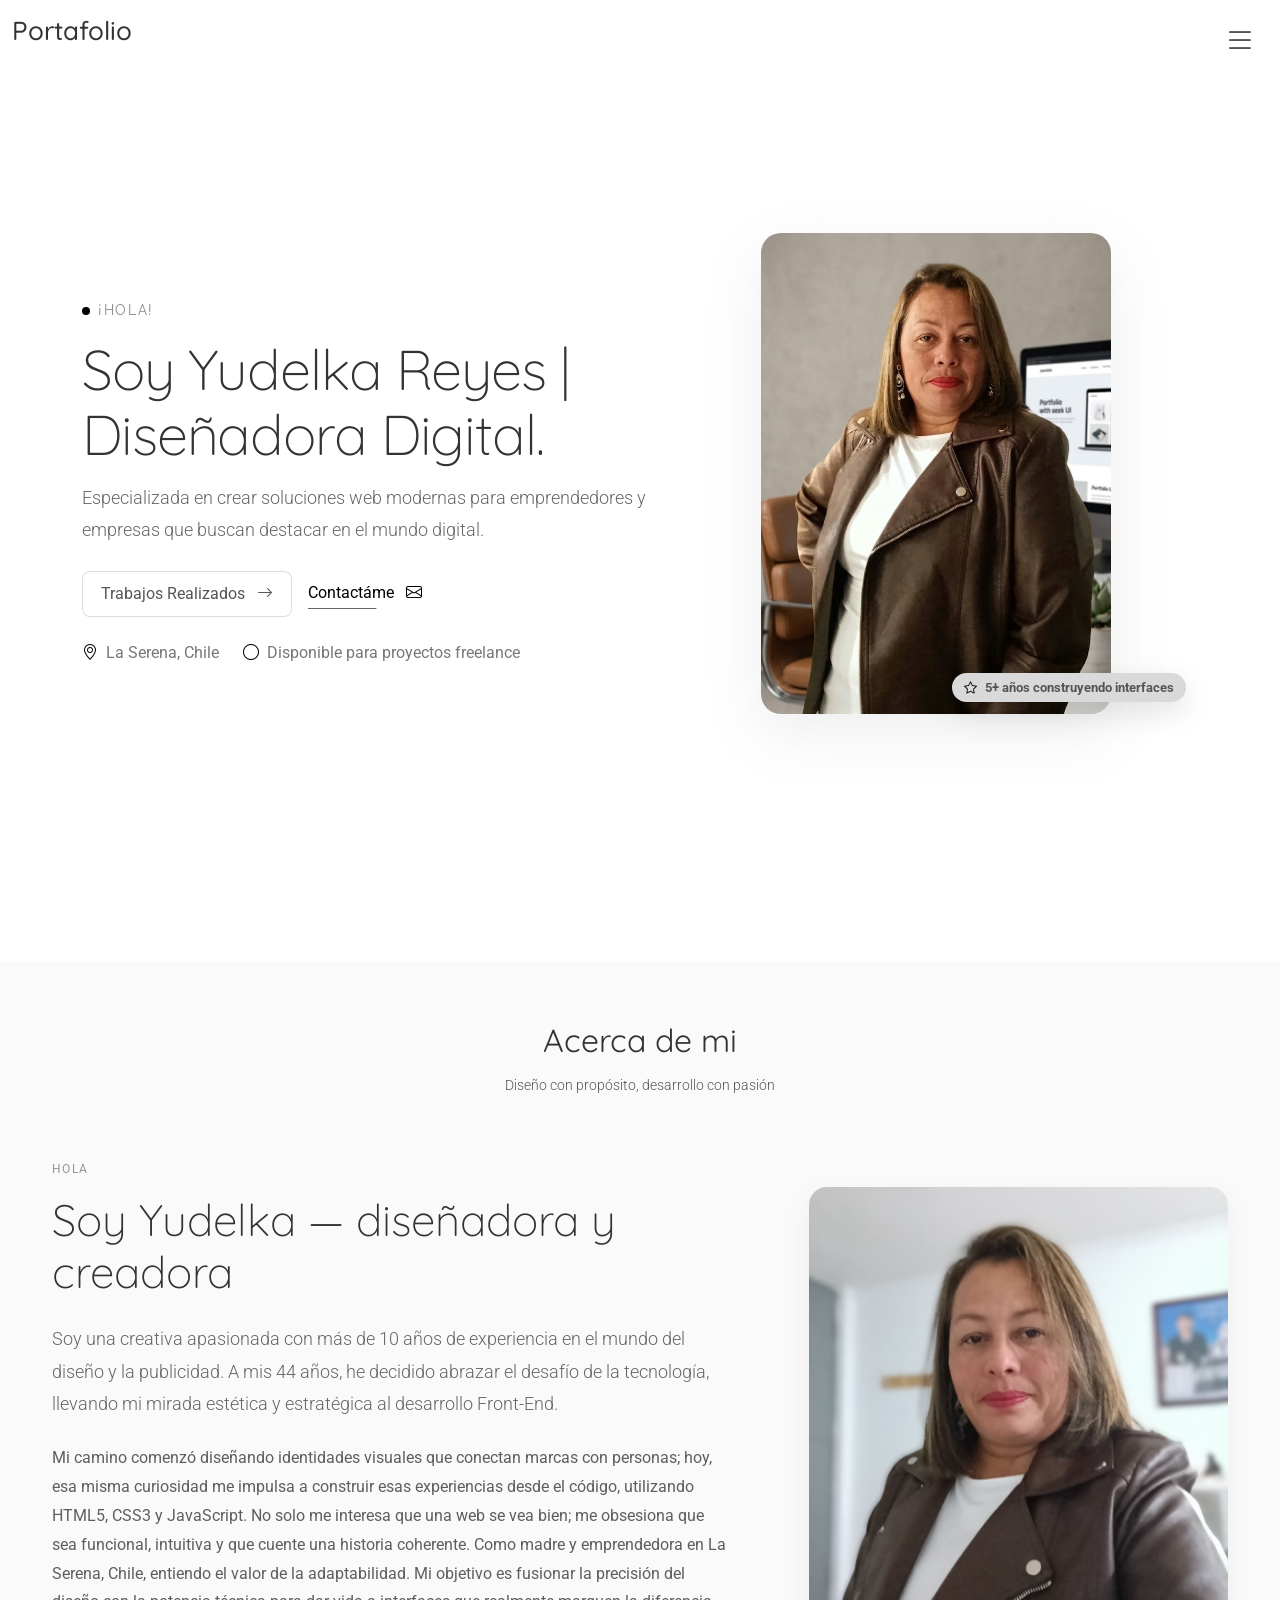
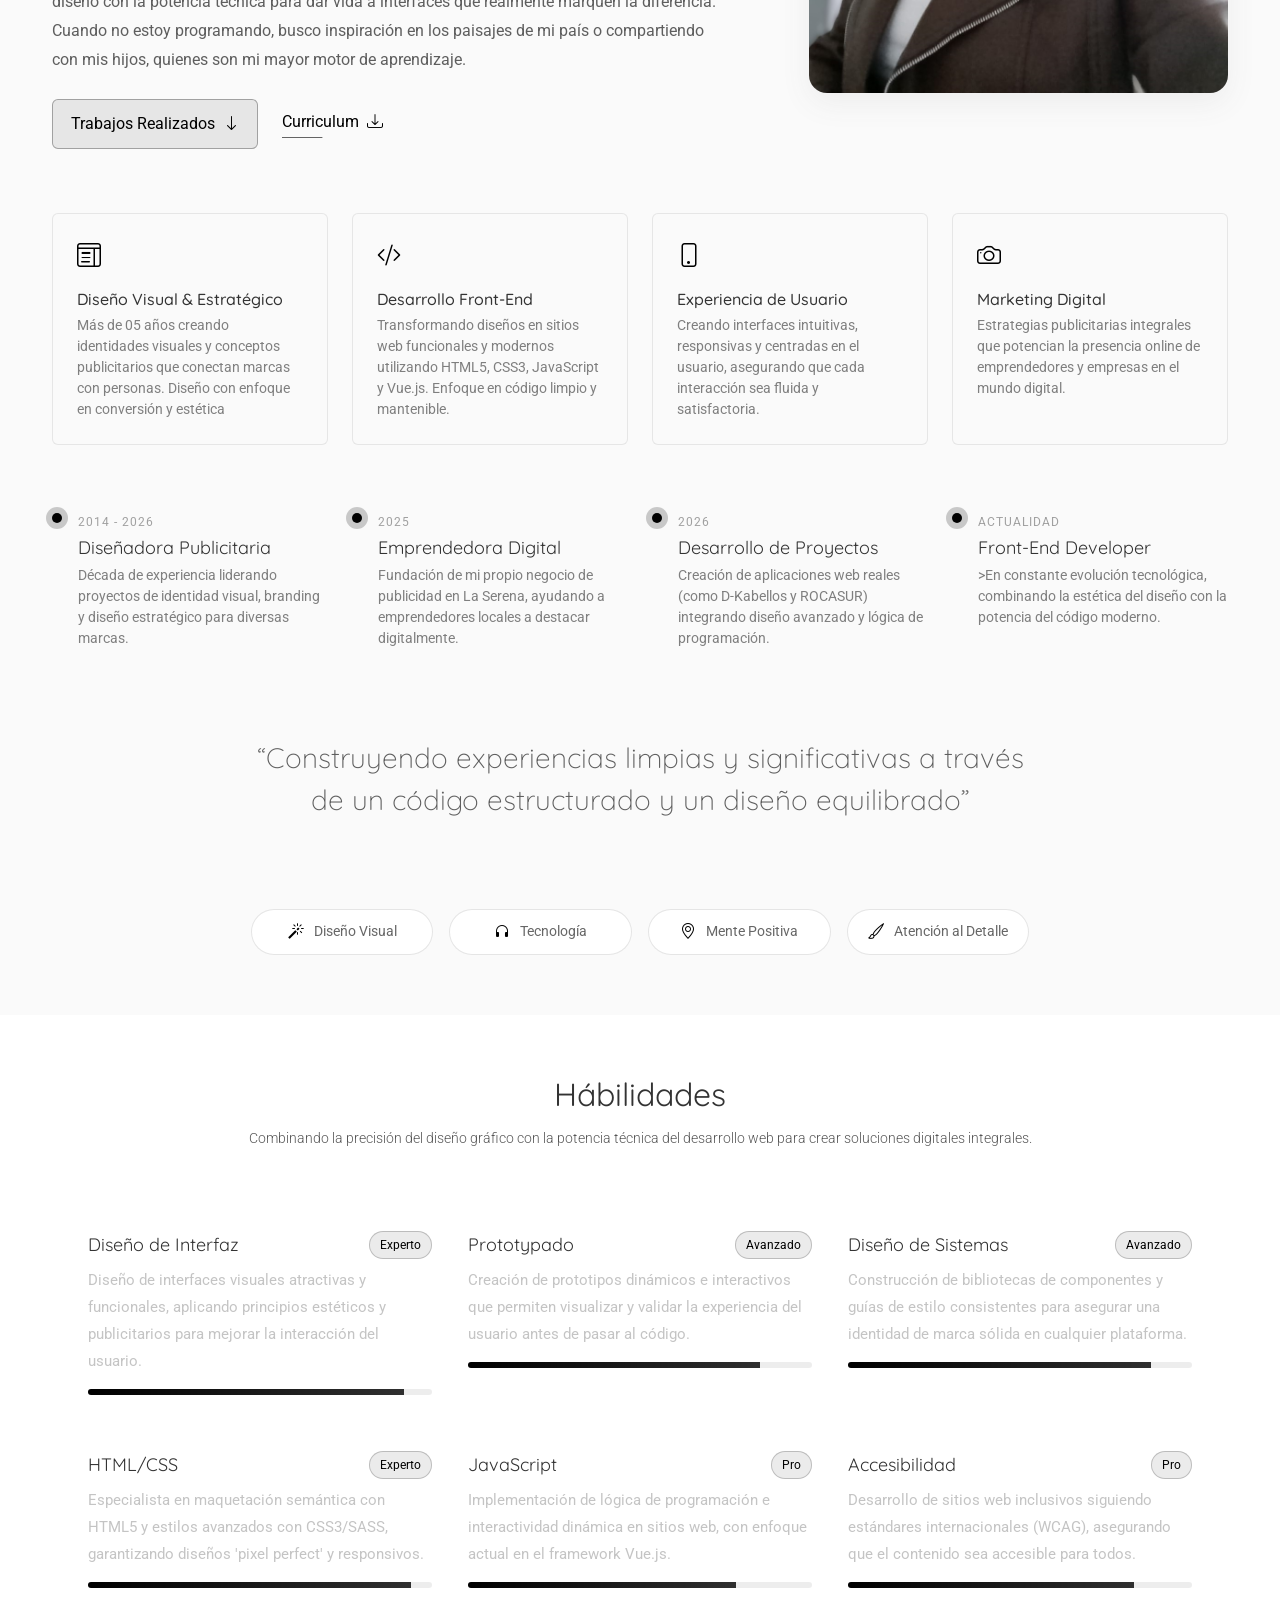
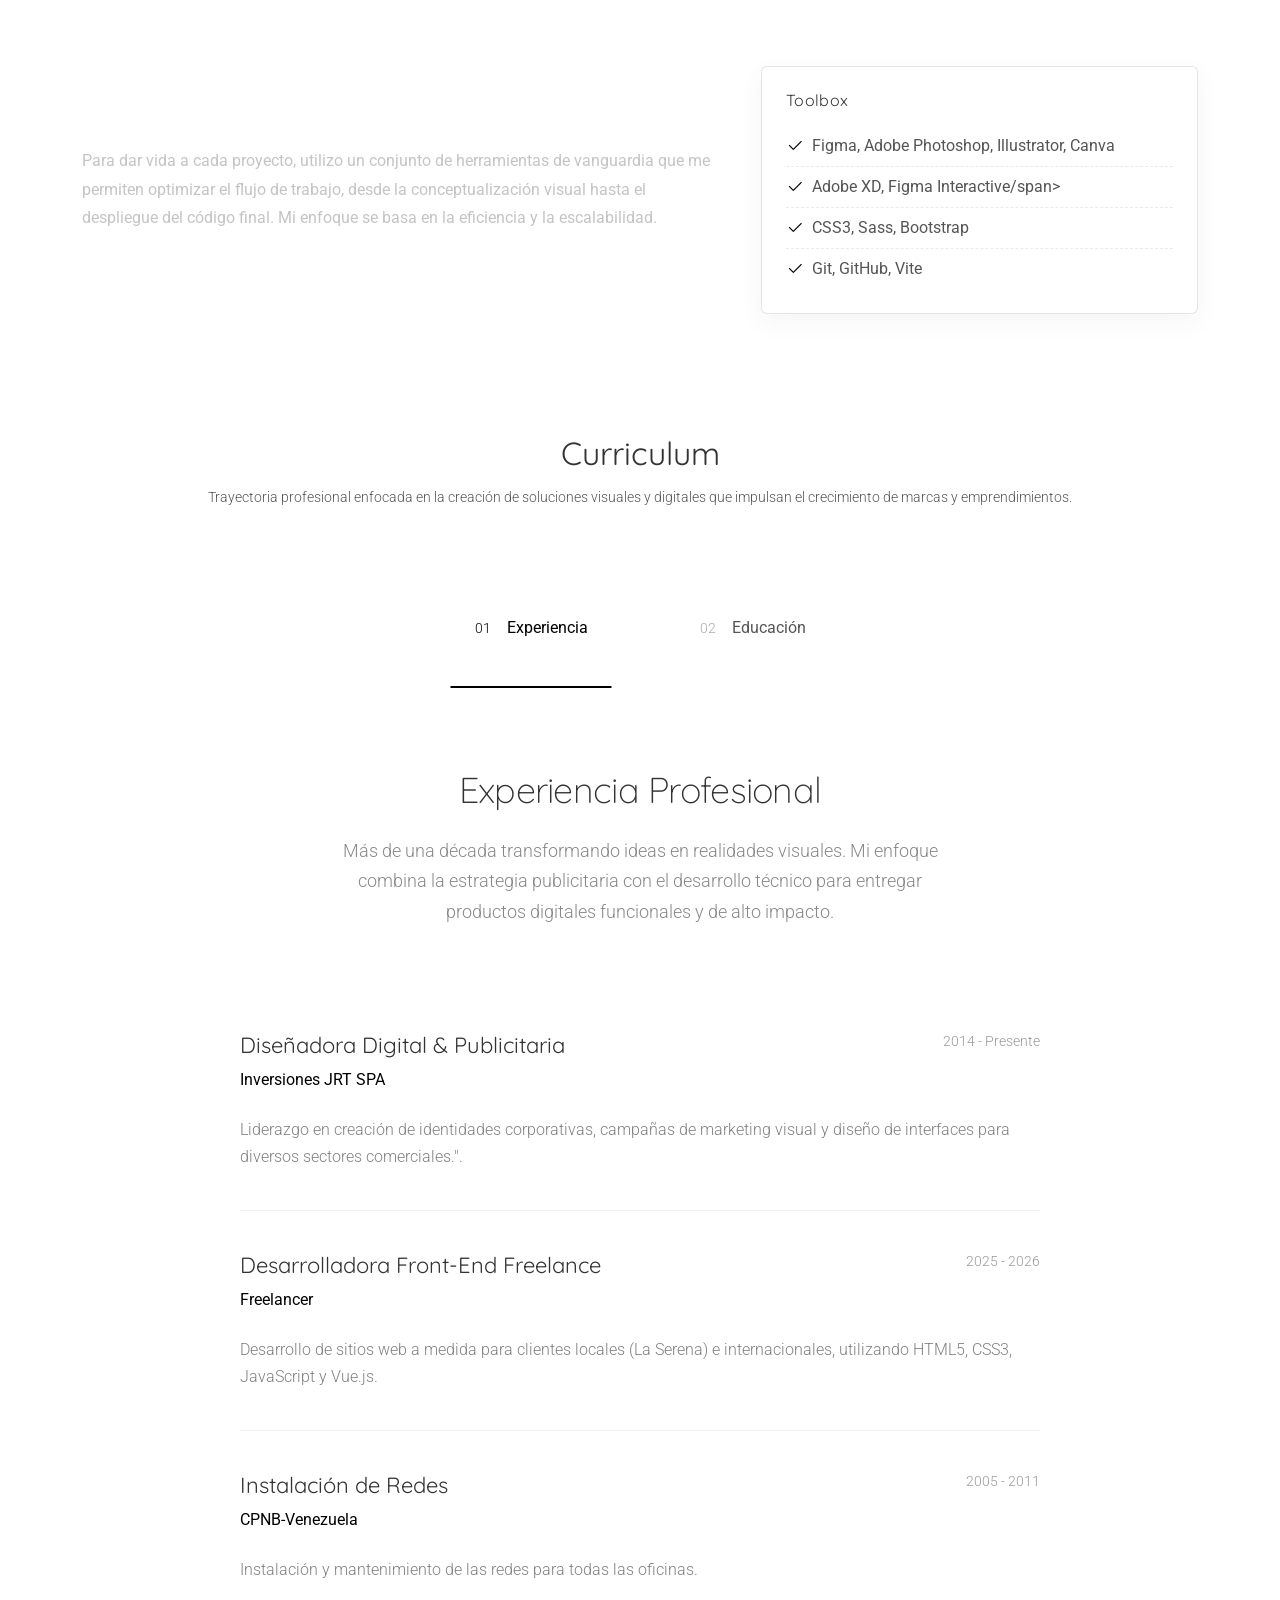
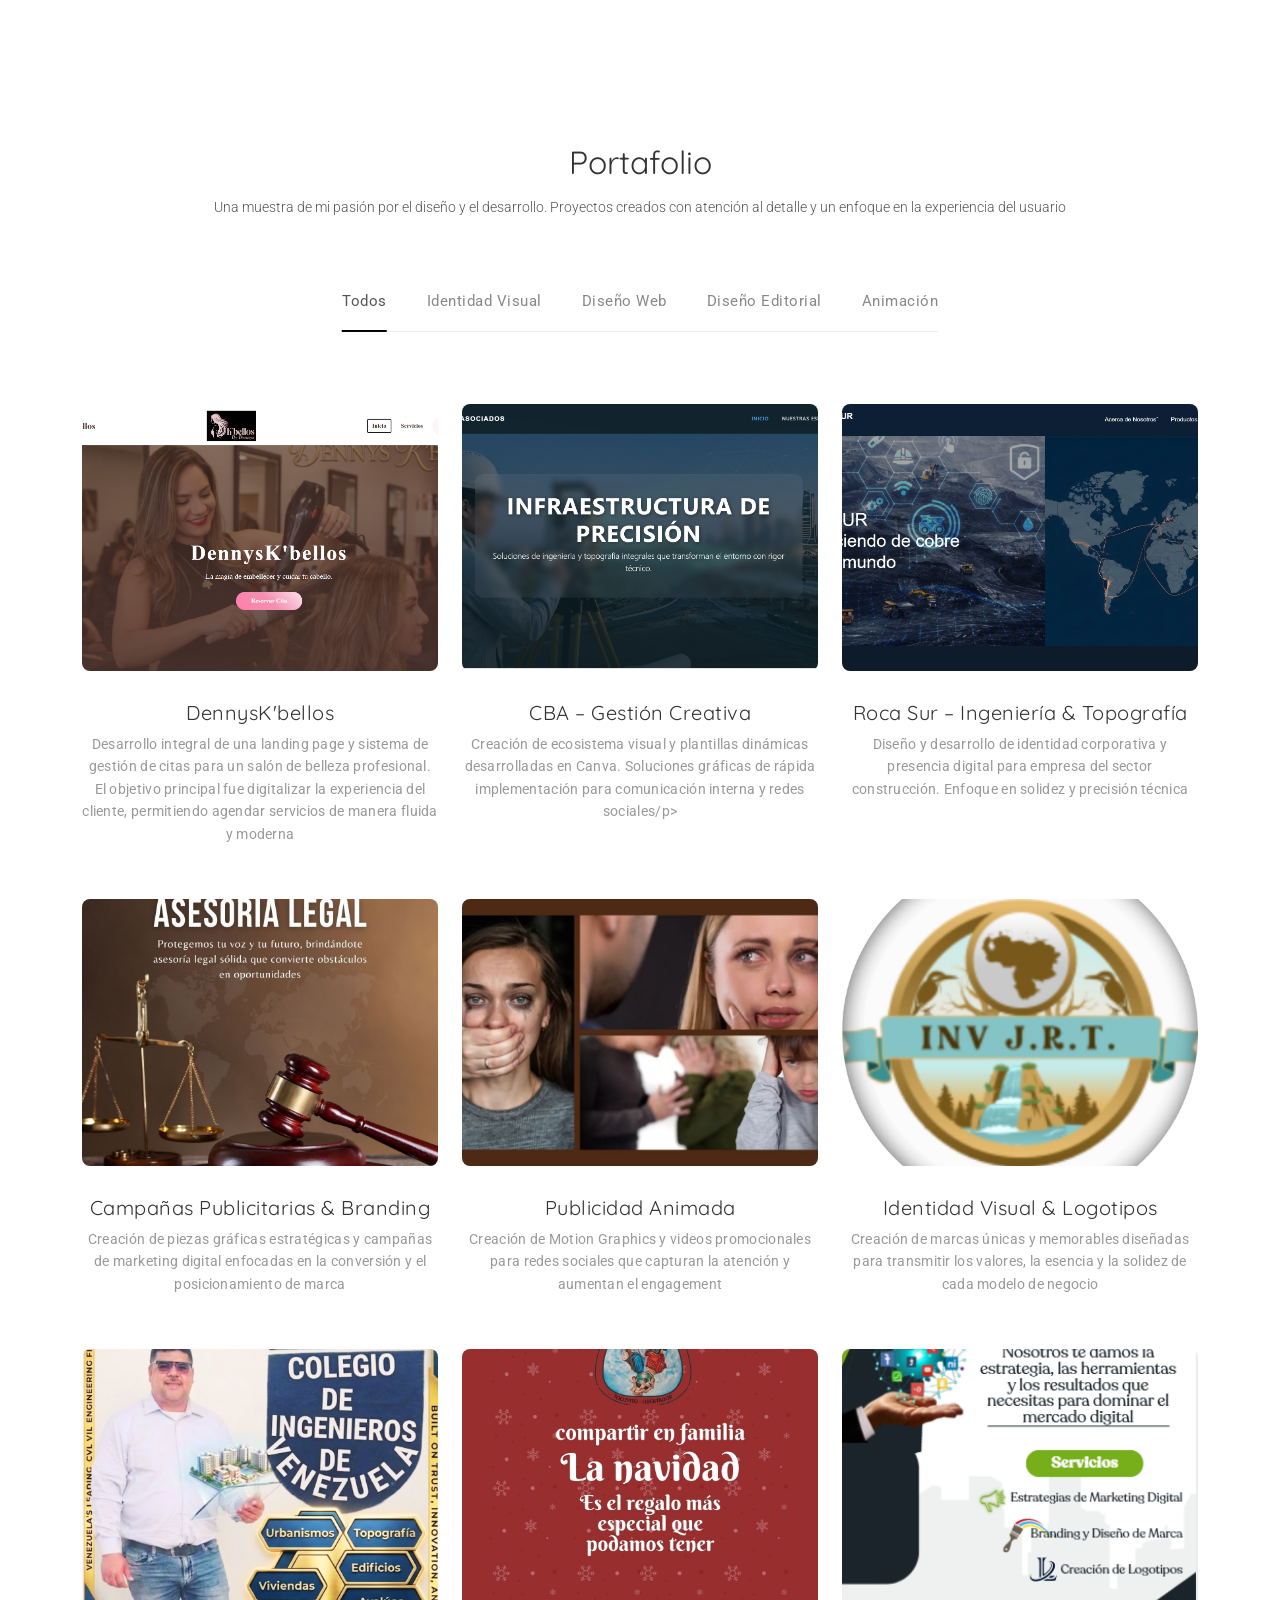
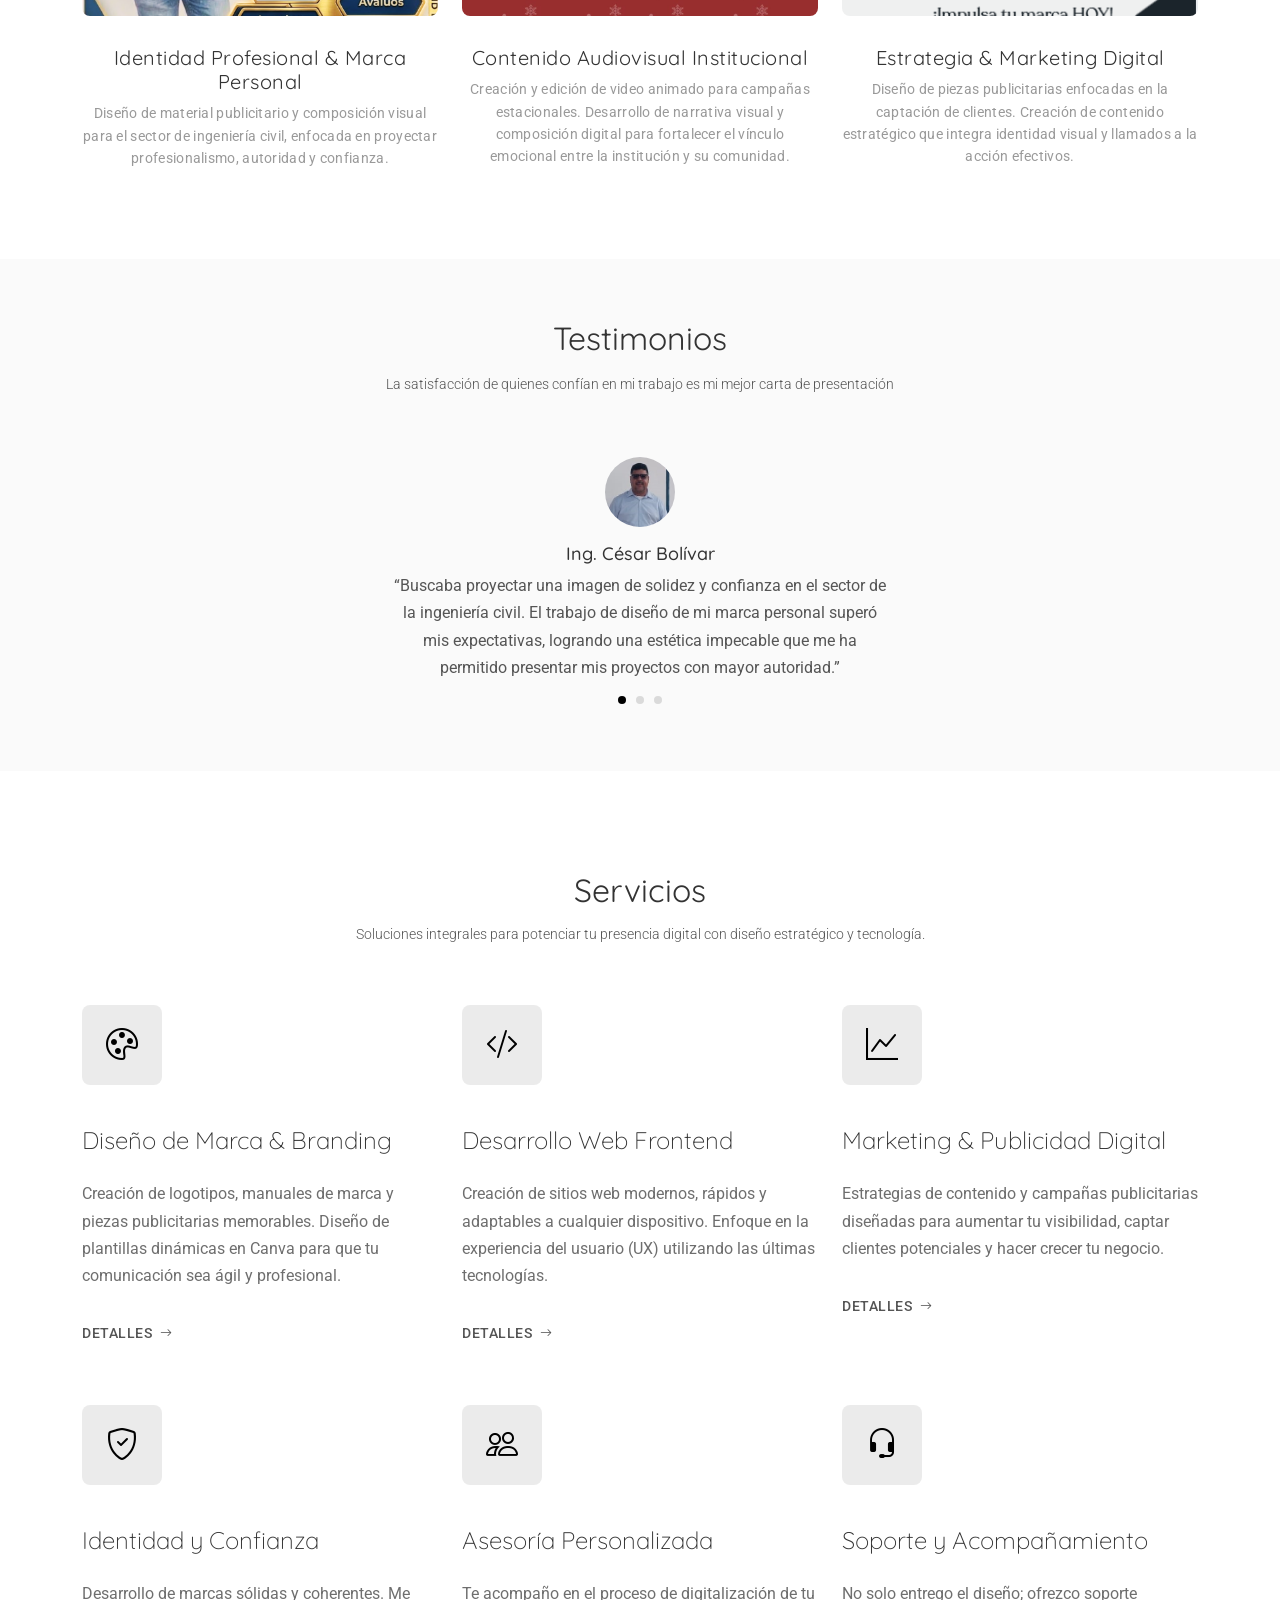
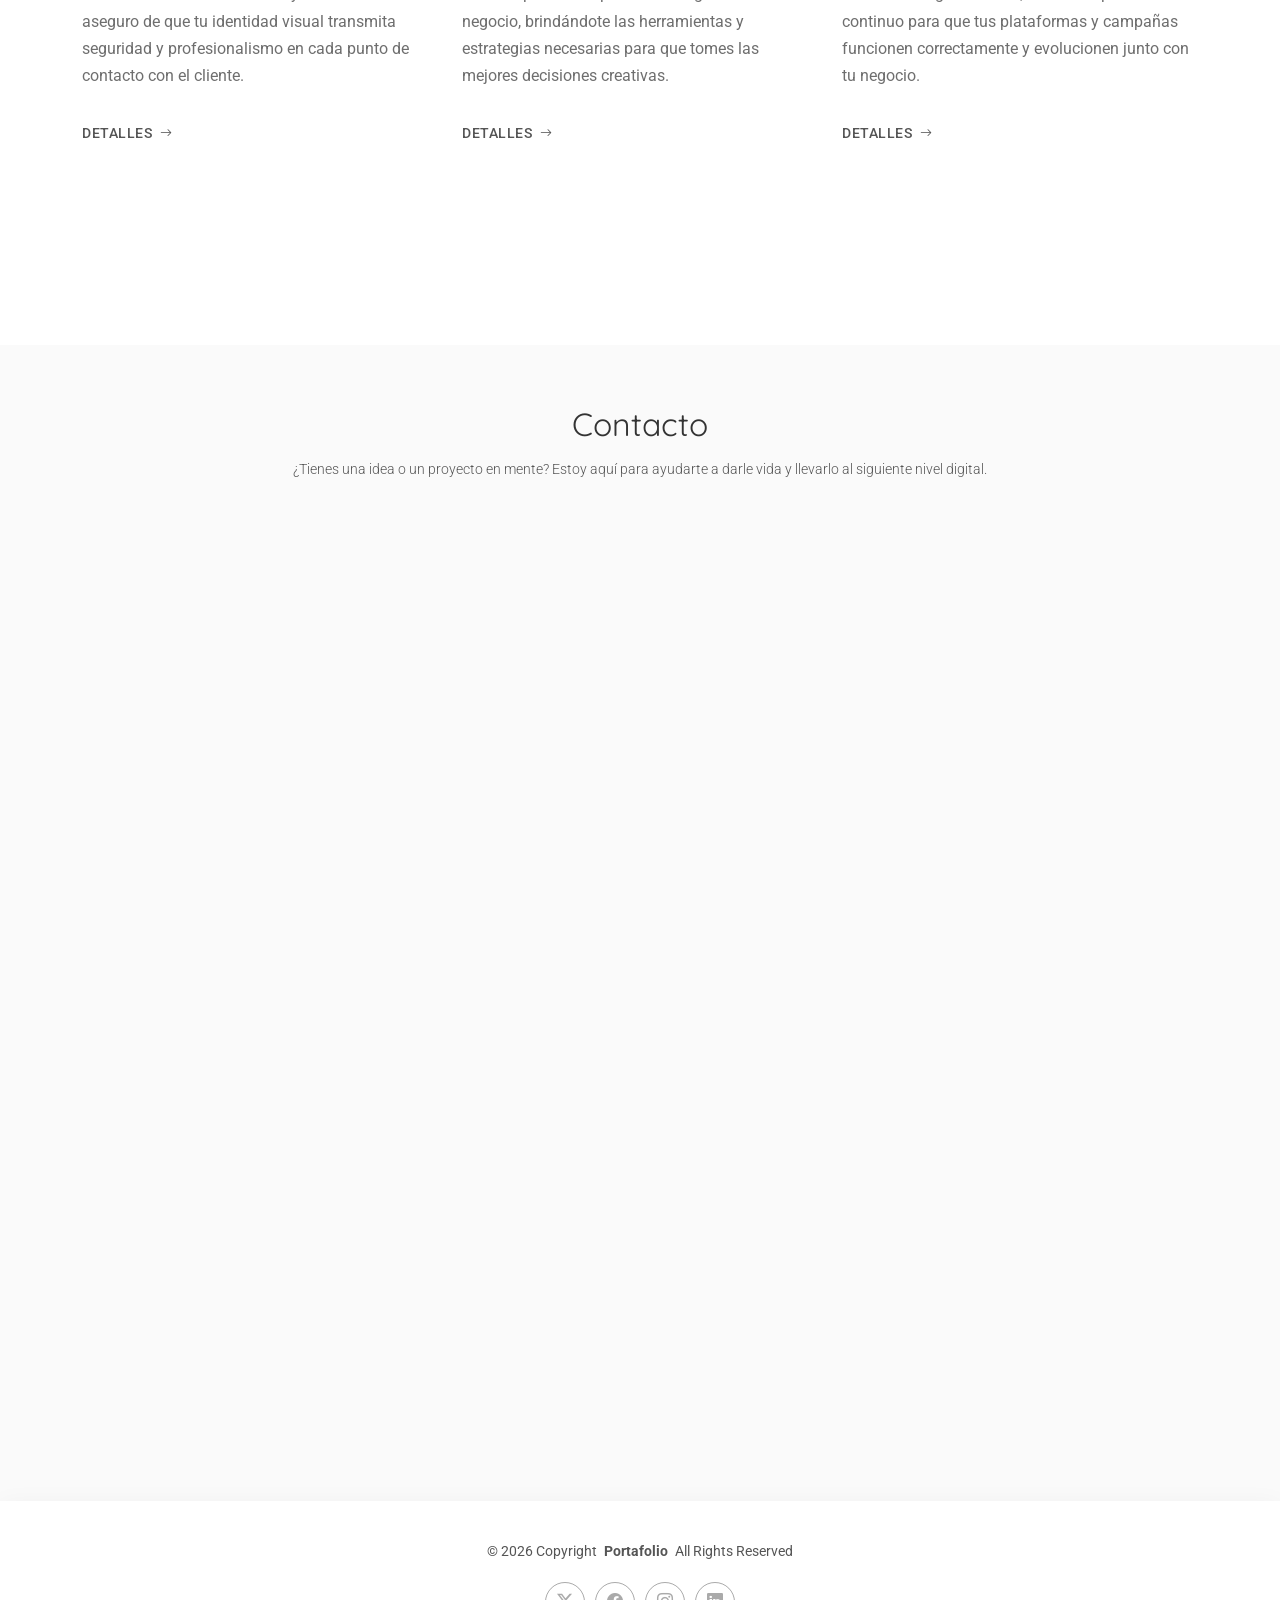
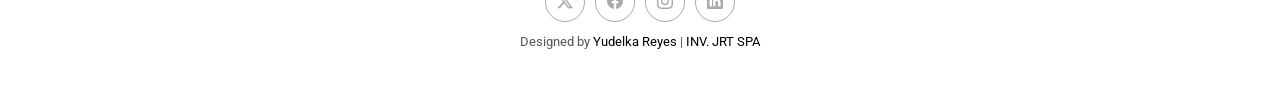
<file: index.html>
<!DOCTYPE html>
<html lang="en">

<head>
  <meta charset="utf-8">
  <meta content="width=device-width, initial-scale=1.0" name="viewport">
  <title>Portafolio</title>
  <meta name="description" content="">
  <meta name="keywords" content="">

  <!-- Favicons -->
  <link href="assets/img/favicon.png" rel="icon">
  <link href="assets/img/apple-touch-icon.png" rel="apple-touch-icon">

  <!-- Fonts -->
  <link href="https://fonts.googleapis.com" rel="preconnect">
  <link href="https://fonts.gstatic.com" rel="preconnect" crossorigin>
  <link
    href="https://fonts.googleapis.com/css2?family=Roboto:ital,wght@0,100;0,300;0,400;0,500;0,700;0,900;1,100;1,300;1,400;1,500;1,700;1,900&family=Raleway:ital,wght@0,100;0,200;0,300;0,400;0,500;0,600;0,700;0,800;0,900;1,100;1,200;1,300;1,400;1,500;1,600;1,700;1,800;1,900&family=Quicksand:wght@300;400;500;600;700&display=swap"
    rel="stylesheet">

  <!-- Vendor CSS Files -->
  <link href="assets/vendor/bootstrap/css/bootstrap.min.css" rel="stylesheet">
  <link href="assets/vendor/bootstrap-icons/bootstrap-icons.css" rel="stylesheet">
  <link href="assets/vendor/aos/aos.css" rel="stylesheet">
  <link href="assets/vendor/glightbox/css/glightbox.min.css" rel="stylesheet">
  <link href="assets/vendor/swiper/swiper-bundle.min.css" rel="stylesheet">

  <!-- Main CSS File -->
  <link href="assets/css/main.css" rel="stylesheet">

  <!-- =======================================================
  * Template Name: MinimalFolio
  * Template URL: https://bootstrapmade.com/minimalfolio-bootstrap-portfolio-template/
  * Updated: Aug 05 2025 with Bootstrap v5.3.7
  * Author: BootstrapMade.com
  * License: https://bootstrapmade.com/license/
  ======================================================== -->
</head>

<body class="index-page">

  <header id="header" class="header d-flex align-items-center position-relative">
    <div class="container-fluid position-relative d-flex align-items-center justify-content-between">

      <a href="index.html" class="logo d-flex align-items-center">
        <!-- Uncomment the line below if you also wish to use an image logo -->
        <!-- <img src="assets/img/logo.webp" alt=""> -->
        <h1 class="sitename">Portafolio</h1>
      </a>

      <nav id="navmenu" class="navmenu">
        <ul>
          <li><a href="#hero" class="active">Inicio</a></li>
          <li><a href="#about">Acerca de mi</a></li>
          <li><a href="#resume">Resume</a></li>
          <li><a href="#portfolio">Portafolio</a></li>
          <li><a href="#services">Servicios</a></li>
          <li><a href="#contact">Contacto</a></li>
        </ul>
        <i class="mobile-nav-toggle d-xl-none bi bi-list"></i>
      </nav>

    </div>
  </header>

  <main class="main">

    <!-- Hero Section -->
    <section id="hero" class="hero section">

      <div class="container" data-aos="fade-up" data-aos-delay="100">

        <div class="row align-items-center gx-5 gy-5">

          <div class="col-lg-7">
            <div class="intro" data-aos="fade-right" data-aos-delay="150">
              <div class="eyebrow d-inline-flex align-items-center gap-2 mb-3">
                <span class="dot"></span>
                <span class="text">¡Hola! </span>
              </div>
              <h1 class="display-heading mb-3">
                Soy Yudelka Reyes | Diseñadora Digital.
              </h1>
              <p class="lead mb-4">
                Especializada en crear soluciones web modernas para emprendedores y empresas que buscan destacar en el
                mundo digital.
              </p>
              <div class="cta-group d-flex flex-wrap align-items-center gap-3" data-aos="zoom-in" data-aos-delay="250">
                <a href="#portfolio" class="btn btn-ghost">
                  Trabajos Realizados
                  <i class="bi bi-arrow-right ms-2"></i>
                </a>
                <a href="#contact" class="link-underline">
                  Contactáme
                  <i class="bi bi-envelope ms-2"></i>
                </a>
              </div>

              <div class="meta mt-4 d-flex flex-wrap align-items-center gap-4" data-aos="fade-up" data-aos-delay="300">
                <div class="meta-item d-flex align-items-center gap-2">
                  <i class="bi bi-geo-alt"></i>
                  <span>La Serena, Chile</span>
                </div>
                <div class="meta-item d-flex align-items-center gap-2">
                  <i class="bi bi-circle"></i>
                  <span>Disponible para proyectos freelance</span>
                </div>
              </div>
            </div>
          </div>

          <div class="col-lg-5">
            <figure class="portrait-wrap position-relative" data-aos="fade-left" data-aos-delay="200">
              <img src="assets/img/person/yo4.jpg" alt="Profile Portrait" class="img-fluid portrait-img">
              <figcaption class="visually-hidden">Minimal portrait preview</figcaption>

              <div class="badge note" data-aos="zoom-in" data-aos-delay="300">
                <i class="bi bi-star"></i>
                <span>5+ años construyendo interfaces</span>
              </div>
            </figure>
          </div>

        </div>

      </div>

    </section><!-- /Hero Section -->

    <!-- About Section -->
    <section id="about" class="about section light-background">

      <!-- Section Title -->
      <div class="container section-title" data-aos="fade-up">
        <h2>Acerca de mi</h2>
        <p>Diseño con propósito, desarrollo con pasión</p>
      </div><!-- End Section Title -->

      <div class="container" data-aos="fade-up" data-aos-delay="100">

        <!-- Intro + Photo -->
        <div class="row align-items-center justify-content-between intro-wrap gy-5">
          <div class="col-lg-7" data-aos="fade-right" data-aos-delay="150">
            <div class="intro-content">
              <span class="eyebrow">Hola</span>
              <h2 class="headline">Soy Yudelka — diseñadora y creadora
              </h2>
              <p class="lead">
                Soy una creativa apasionada con más de 10 años de experiencia en el mundo del diseño y la publicidad. A
                mis 44 años, he decidido abrazar el desafío de la tecnología, llevando mi mirada estética y estratégica
                al desarrollo Front-End.
              </p>
              <p>
                Mi camino comenzó diseñando identidades visuales que conectan marcas con personas; hoy, esa misma
                curiosidad me impulsa a construir esas experiencias desde el código, utilizando HTML5, CSS3 y
                JavaScript. No solo me interesa que una web se vea bien; me obsesiona que sea funcional, intuitiva y que
                cuente una historia coherente.

                Como madre y emprendedora en La Serena, Chile, entiendo el valor de la adaptabilidad. Mi objetivo es
                fusionar la precisión del diseño con la potencia técnica para dar vida a interfaces que realmente
                marquen la diferencia. Cuando no estoy programando, busco inspiración en los paisajes de mi país o
                compartiendo con mis hijos, quienes son mi mayor motor de aprendizaje.
              </p>

              <div class="cta-group">
                <a href="#portfolio" class="btn-ghost">
                  Trabajos Realizados <i class="bi bi-arrow-down"></i>
                </a>
                <a href="#resume" class="link-underline">
                  Curriculum <i class="bi bi-download"></i>
                </a>
              </div>
            </div>
          </div>

          <div class="col-lg-5" data-aos="zoom-in" data-aos-delay="250">
            <figure class="profile-figure text-center text-lg-end">
              <img src="assets/img/person/yo3.jpeg" alt="Portrait of Alex" class="img-fluid profile-photo">
              <figcaption class="profile-caption d-flex justify-content-end">
              </figcaption>
            </figure>
          </div>
        </div>
        <!-- End Intro + Photo -->

        <!-- Skills Grid -->
        <div class="skills-wrap">
          <div class="row g-4">
            <div class="col-6 col-md-4 col-lg-3" data-aos="fade-up" data-aos-delay="120">
              <div class="skill-item">
                <i class="bi bi-layout-text-window"></i>
                <h3>Diseño Visual & Estratégico</h3>
                <p>Más de 05 años creando identidades visuales y conceptos publicitarios que conectan marcas con
                  personas. Diseño con enfoque en conversión y estética</p>
              </div>
            </div>
            <div class="col-6 col-md-4 col-lg-3" data-aos="fade-up" data-aos-delay="180">
              <div class="skill-item">
                <i class="bi bi-code-slash"></i>
                <h3>Desarrollo Front-End</h3>
                <p>Transformando diseños en sitios web funcionales y modernos utilizando HTML5, CSS3, JavaScript y
                  Vue.js. Enfoque en código limpio y mantenible.</p>
              </div>
            </div>
            <div class="col-6 col-md-4 col-lg-3" data-aos="fade-up" data-aos-delay="240">
              <div class="skill-item">
                <i class="bi bi-phone"></i>
                <h3>Experiencia de Usuario</h3>
                <p>Creando interfaces intuitivas, responsivas y centradas en el usuario, asegurando que cada interacción
                  sea fluida y satisfactoria.</p>
              </div>
            </div>
            <div class="col-6 col-md-4 col-lg-3" data-aos="fade-up" data-aos-delay="300">
              <div class="skill-item">
                <i class="bi bi-camera"></i>
                <h3>Marketing Digital</h3>
                <p>Estrategias publicitarias integrales que potencian la presencia online de emprendedores y empresas en
                  el mundo digital.</p>
              </div>
            </div>
          </div>
        </div>
        <!-- End Skills Grid -->

        <!-- Journey Timeline -->
        <div class="journey-wrap">
          <div class="row g-4">
            <div class="col-md-6 col-lg-3" data-aos="fade-up" data-aos-delay="120">
              <article class="timeline-item">
                <span class="dot"></span>
                <time>2014 - 2026</time>
                <h4>Diseñadora Publicitaria</h4>
                <p>Década de experiencia liderando proyectos de identidad visual, branding y diseño estratégico para
                  diversas marcas.</p>
              </article>
            </div>
            <div class="col-md-6 col-lg-3" data-aos="fade-up" data-aos-delay="180">
              <article class="timeline-item">
                <span class="dot"></span>
                <time>2025</time>
                <h4>Emprendedora Digital</h4>
                <p>Fundación de mi propio negocio de publicidad en La Serena, ayudando a emprendedores locales a
                  destacar digitalmente.</p>
              </article>
            </div>
            <div class="col-md-6 col-lg-3" data-aos="fade-up" data-aos-delay="240">
              <article class="timeline-item">
                <span class="dot"></span>
                <time>2026</time>
                <h4>Desarrollo de Proyectos</h4>
                <p>Creación de aplicaciones web reales (como D-Kabellos y ROCASUR) integrando diseño avanzado y lógica
                  de programación.</p>
              </article>
            </div>
            <div class="col-md-6 col-lg-3" data-aos="fade-up" data-aos-delay="300">
              <article class="timeline-item">
                <span class="dot"></span>
                <time>Actualidad</time>
                <h4>Front-End Developer</h4>
                <p>>En constante evolución tecnológica, combinando la estética del diseño con la potencia del código
                  moderno.</p>
              </article>
            </div>
          </div>
        </div>
        <!-- End Journey Timeline -->

        <!-- Quote -->
        <blockquote class="personal-quote" data-aos="fade-down" data-aos-delay="200">
          <p>“Construyendo experiencias limpias y significativas a través de un código estructurado y un diseño
            equilibrado”</p>
        </blockquote>
        <!-- End Quote -->

        <!-- Fun Facts -->
        <div class="facts-wrap">
          <div class="row g-3 justify-content-center">
            <div class="col-6 col-md-3 col-lg-2" data-aos="zoom-in" data-aos-delay="120">
              <div class="fact-pill">
                <i class="bi bi-magic"></i>
                <span>Diseño Visual</span>
              </div>
            </div>
            <div class="col-6 col-md-3 col-lg-2" data-aos="zoom-in" data-aos-delay="160">
              <div class="fact-pill">
                <i class="bi bi-headphones"></i>
                <span>Tecnología</span>
              </div>
            </div>
            <div class="col-6 col-md-3 col-lg-2" data-aos="zoom-in" data-aos-delay="200">
              <div class="fact-pill">
                <i class="bi bi-geo-alt"></i>
                <span>Mente Positiva</span>
              </div>
            </div>
            <div class="col-6 col-md-3 col-lg-2" data-aos="zoom-in" data-aos-delay="240">
              <div class="fact-pill">
                <i class="bi bi-brush"></i>
                <span>Atención al Detalle</span>
              </div>
            </div>
          </div>
        </div>
        <!-- End Fun Facts -->

      </div>

    </section><!-- /About Section -->

    <!-- Skills Section -->
    <section id="skills" class="skills section">

      <!-- Section Title -->
      <div class="container section-title" data-aos="fade-up">
        <h2>Hábilidades</h2>
        <p>Combinando la precisión del diseño gráfico con la potencia técnica del desarrollo web para crear soluciones
          digitales integrales.</p>
      </div><!-- End Section Title -->

      <div class="container" data-aos="fade-up" data-aos-delay="100">

        <div class="row gy-4">
          <div class="col-lg-4" data-aos="fade-up" data-aos-delay="150">
            <article class="skill-block skills-animation">
              <header class="d-flex align-items-center justify-content-between mb-2">
                <h3 class="skill-title">Diseño de Interfaz</h3>
                <span class="skill-badge">Experto</span>
              </header>
              <p class="skill-desc">Diseño de interfaces visuales atractivas y funcionales, aplicando principios
                estéticos y publicitarios para mejorar la interacción del usuario.</p>
              <div class="progress slim">
                <div class="progress-bar" role="progressbar" aria-valuenow="92" aria-valuemin="0" aria-valuemax="100">
                </div>
              </div>
            </article>
          </div>

          <div class="col-lg-4" data-aos="fade-up" data-aos-delay="200">
            <article class="skill-block skills-animation">
              <header class="d-flex align-items-center justify-content-between mb-2">
                <h3 class="skill-title">Prototypado</h3>
                <span class="skill-badge">Avanzado</span>
              </header>
              <p class="skill-desc">Creación de prototipos dinámicos e interactivos que permiten visualizar y validar la
                experiencia del usuario antes de pasar al código.</p>
              <div class="progress slim">
                <div class="progress-bar" role="progressbar" aria-valuenow="85" aria-valuemin="0" aria-valuemax="100">
                </div>
              </div>
            </article>
          </div>

          <div class="col-lg-4" data-aos="fade-up" data-aos-delay="250">
            <article class="skill-block skills-animation">
              <header class="d-flex align-items-center justify-content-between mb-2">
                <h3 class="skill-title">Diseño de Sistemas</h3>
                <span class="skill-badge">Avanzado</span>
              </header>
              <p class="skill-desc">Construcción de bibliotecas de componentes y guías de estilo consistentes para
                asegurar una identidad de marca sólida en cualquier plataforma.</p>
              <div class="progress slim">
                <div class="progress-bar" role="progressbar" aria-valuenow="88" aria-valuemin="0" aria-valuemax="100">
                </div>
              </div>
            </article>
          </div>
        </div><!-- End Skill Row 1 -->

        <div class="row gy-4 mt-1">
          <div class="col-lg-4" data-aos="fade-up" data-aos-delay="150">
            <article class="skill-block skills-animation">
              <header class="d-flex align-items-center justify-content-between mb-2">
                <h3 class="skill-title">HTML/CSS</h3>
                <span class="skill-badge">Experto</span>
              </header>
              <p class="skill-desc">Especialista en maquetación semántica con HTML5 y estilos avanzados con CSS3/SASS,
                garantizando diseños 'pixel perfect' y responsivos.</p>
              <div class="progress slim">
                <div class="progress-bar" role="progressbar" aria-valuenow="94" aria-valuemin="0" aria-valuemax="100">
                </div>
              </div>
            </article>
          </div>

          <div class="col-lg-4" data-aos="fade-up" data-aos-delay="200">
            <article class="skill-block skills-animation">
              <header class="d-flex align-items-center justify-content-between mb-2">
                <h3 class="skill-title">JavaScript</h3>
                <span class="skill-badge">Pro</span>
              </header>
              <p class="skill-desc">Implementación de lógica de programación e interactividad dinámica en sitios web,
                con enfoque actual en el framework Vue.js.</p>
              <div class="progress slim">
                <div class="progress-bar" role="progressbar" aria-valuenow="78" aria-valuemin="0" aria-valuemax="100">
                </div>
              </div>
            </article>
          </div>

          <div class="col-lg-4" data-aos="fade-up" data-aos-delay="250">
            <article class="skill-block skills-animation">
              <header class="d-flex align-items-center justify-content-between mb-2">
                <h3 class="skill-title">Accesibilidad</h3>
                <span class="skill-badge">Pro</span>
              </header>
              <p class="skill-desc">Desarrollo de sitios web inclusivos siguiendo estándares internacionales (WCAG),
                asegurando que el contenido sea accesible para todos.</p>
              <div class="progress slim">
                <div class="progress-bar" role="progressbar" aria-valuenow="83" aria-valuemin="0" aria-valuemax="100">
                </div>
              </div>
            </article>
          </div>
        </div><!-- End Skill Row 2 -->

        <div class="row gx-5 gy-4 mt-5 align-items-center alt-grid">
          <div class="col-lg-5 order-lg-2" data-aos="fade-left" data-aos-delay="150">
            <div class="soft-card p-4 rounded-2">
              <h4 class="mini-head mb-3">Toolbox</h4>
              <ul class="list-unstyled tool-list mb-0">
                <li class="d-flex align-items-center gap-2"><i class="bi bi-check2"></i><span>Figma, Adobe Photoshop,
                    Illustrator, Canva</span></li>

                <li class="d-flex align-items-center gap-2"><i class="bi bi-check2"></i><span>Adobe XD, Figma
                    Interactive/span>
                </li>
                <li class="d-flex align-items-center gap-2"><i class="bi bi-check2"></i><span>CSS3, Sass,
                    Bootstrap</span></li>

                <li class="d-flex align-items-center gap-2"><i class="bi bi-check2"></i><span>Git, GitHub, Vite</span>
                </li>
              </ul>
            </div>
          </div>

          <div class="col-lg-7 order-lg-1" data-aos="fade-up" data-aos-delay="200">
            <div class="note">
              <p class="mb-0">Para dar vida a cada proyecto, utilizo un conjunto de herramientas de vanguardia que me
                permiten optimizar el flujo de trabajo, desde la conceptualización visual hasta el despliegue del código
                final. Mi enfoque se basa en la eficiencia y la escalabilidad.</p>
            </div>
          </div>
        </div>

      </div>

    </section><!-- /Skills Section -->

    <!-- Resume Section -->
    <section id="resume" class="resume section">

      <!-- Section Title -->
      <div class="container section-title" data-aos="fade-up">
        <h2>Curriculum</h2>
        <p>Trayectoria profesional enfocada en la creación de soluciones visuales y digitales que impulsan el
          crecimiento de marcas y emprendimientos.</p>
      </div><!-- End Section Title -->

      <div class="container" data-aos="fade-up" data-aos-delay="100">

        <div class="row">
          <div class="col-lg-12">
            <ul class="nav nav-pills resume-navigation justify-content-center" id="resume-resume-tabs" role="tablist"
              data-aos="fade-up" data-aos-delay="200">
              <li class="nav-item" role="presentation">
                <button class="nav-link active" id="resume-experience-tab" data-bs-toggle="pill"
                  data-bs-target="#resume-experience" type="button" role="tab" aria-controls="resume-experience"
                  aria-selected="true">
                  <span class="nav-number">01</span>
                  <span class="nav-label">Experiencia</span>
                </button>
              </li>
              <li class="nav-item" role="presentation">
                <button class="nav-link" id="resume-education-tab" data-bs-toggle="pill"
                  data-bs-target="#resume-education" type="button" role="tab" aria-controls="resume-education"
                  aria-selected="false">
                  <span class="nav-number">02</span>
                  <span class="nav-label">Educación</span>
                </button>
              </li>
            </ul>
          </div>
        </div>

        <div class="tab-content resume-content" id="resume-resume-tabContent">
          <div class="tab-pane fade show active" id="resume-experience" role="tabpanel"
            aria-labelledby="resume-experience-tab" tabindex="0" data-aos="fade-up" data-aos-delay="300">
            <div class="section-intro">
              <h2>Experiencia Profesional</h2>
              <p>Más de una década transformando ideas en realidades visuales. Mi enfoque combina la estrategia
                publicitaria con el desarrollo técnico para entregar productos digitales funcionales y de alto impacto.
              </p>
            </div>

            <div class="experience-grid">
              <div class="experience-item" data-aos="fade-up" data-aos-delay="400">
                <div class="item-header">
                  <div class="position-info">
                    <h3>Diseñadora Digital & Publicitaria </h3>
                    <div class="company">Inversiones JRT SPA</div>
                  </div>
                  <div class="period">2014 - Presente</div>
                </div>
                <div class="item-content">
                  <p>Liderazgo en creación de identidades corporativas, campañas de marketing visual y diseño de
                    interfaces para diversos sectores comerciales.".</p>
                </div>
              </div>

              <div class="experience-item" data-aos="fade-up" data-aos-delay="450">
                <div class="item-header">
                  <div class="position-info">
                    <h3>Desarrolladora Front-End Freelance</h3>
                    <div class="company">Freelancer</div>
                  </div>
                  <div class="period">2025 - 2026</div>
                </div>
                <div class="item-content">
                  <p>Desarrollo de sitios web a medida para clientes locales (La Serena) e internacionales, utilizando
                    HTML5, CSS3, JavaScript y Vue.js.</p>
                </div>
              </div>

              <div class="experience-item" data-aos="fade-up" data-aos-delay="500">
                <div class="item-header">
                  <div class="position-info">
                    <h3>Instalación de Redes</h3>
                    <div class="company">CPNB-Venezuela</div>
                  </div>
                  <div class="period">2005 - 2011</div>
                </div>
                <div class="item-content">
                  <p>Instalación y mantenimiento de las redes para todas las oficinas.</p>
                </div>
              </div>
            </div>
          </div>

          <div class="tab-pane fade" id="resume-education" role="tabpanel" aria-labelledby="resume-education-tab"
            tabindex="0" data-aos="fade-up" data-aos-delay="300">
            <div class="section-intro">
              <h2>Educación</h2>
              <p>Comprometida con el aprendizaje continuo y la actualización tecnológica para mantenerme a la vanguardia
                de las tendencias del diseño y el desarrollo web.</p>
            </div>

            <div class="education-list">
              <div class="education-entry" data-aos="fade-up" data-aos-delay="400">
                <div class="degree-year">2026</div>
                <div class="degree-details">
                  <h3>DESARROLLO DE APLICACIONES FRONT-END TRAINEE</h3>
                  <div class="institution">Pixelab-Sence</div>
                  <p>Este curso de 441 horas capacita en el desarrollo de sitios web modernos usando HTML5, CSS3 y
                    JavaScript. Aprenderás a crear interfaces responsivas con Bootstrap y aplicaciones dinámicas con
                    Vue.js, dominando herramientas como Git, GitHub, SASS e IA para optimizar el flujo de trabajo
                    profesional.</p>
                </div>
              </div>

              <div class="education-entry" data-aos="fade-up" data-aos-delay="450">
                <div class="degree-year">2004</div>
                <div class="degree-details">
                  <h3>Técnico Superior en Informática</h3>
                  <div class="institution">Insituto Politécnico de Caripito</div>
                  <p>Formación técnica centrada en el análisis de sistemas y desarrollo de software. Esta base académica
                    me permite abordar el desarrollo Front-End con una metodología estructurada, optimizando el
                    rendimiento y la funcionalidad de cada proyecto digital.</p>
                </div>
              </div>
            </div>
          </div>

          <div class="tab-pane fade" id="resume-skills" role="tabpanel" aria-labelledby="resume-skills-tab" tabindex="0"
            data-aos="fade-up" data-aos-delay="300">
            <div class="section-intro">
              <h2>Core Competencies</h2>
              <p>Nam libero tempore cum soluta nobis est eligendi optio cumque nihil impedit quo minus id quod maxime
                placeat.</p>
            </div>

            <div class="skills-categories">
              <div class="skill-category" data-aos="fade-up" data-aos-delay="400">
                <h3>Technical Skills</h3>
                <div class="skill-tags">
                  <span class="skill-tag">Product Strategy</span>
                  <span class="skill-tag">Data Analysis</span>
                  <span class="skill-tag">User Research</span>
                  <span class="skill-tag">Agile Methodology</span>
                  <span class="skill-tag">A/B Testing</span>
                </div>
              </div>

              <div class="skill-category" data-aos="fade-up" data-aos-delay="450">
                <h3>Leadership</h3>
                <div class="skill-tags">
                  <span class="skill-tag">Team Management</span>
                  <span class="skill-tag">Strategic Planning</span>
                  <span class="skill-tag">Cross-functional Collaboration</span>
                  <span class="skill-tag">Stakeholder Communication</span>
                </div>
              </div>

              <div class="skill-category" data-aos="fade-up" data-aos-delay="500">
                <h3>Tools &amp; Platforms</h3>
                <div class="skill-tags">
                  <span class="skill-tag">Figma</span>
                  <span class="skill-tag">Jira</span>
                  <span class="skill-tag">Google Analytics</span>
                  <span class="skill-tag">Tableau</span>
                  <span class="skill-tag">Slack</span>
                </div>
              </div>
            </div>
          </div>
        </div>

      </div>

    </section><!-- /Resume Section -->

    <!-- Portfolio Section -->
    <section id="portfolio" class="portfolio section">

      <!-- Section Title -->
      <div class="container section-title" data-aos="fade-up">
        <h2>Portafolio</h2>
        <p>Una muestra de mi pasión por el diseño y el desarrollo. Proyectos creados con atención al detalle y un
          enfoque en la experiencia del usuario</p>
      </div><!-- End Section Title -->

      <div class="container" data-aos="fade-up" data-aos-delay="100">

        <div class="isotope-layout" data-default-filter="*" data-layout="fitRows" data-sort="original-order">

          <div class="portfolio-filters-wrapper" data-aos="fade-up" data-aos-delay="100">
            <ul class="portfolio-filters isotope-filters">
              <li data-filter="*" class="filter-active">Todos</li>
              <li data-filter=".filter-branding">Identidad Visual</li>
              <li data-filter=".filter-web">Diseño Web</li>
              <li data-filter=".filter-print">Diseño Editorial</li>
              <li data-filter=".filter-motion">Animación</li>
            </ul>
          </div>

          <div class="row gy-4 portfolio-grid isotope-container" data-aos="fade-up" data-aos-delay="200">

            <div class="col-lg-4 col-md-6 portfolio-item isotope-item filter-web">
              <div class="portfolio-card">
                <div class="image-container">
                  <img src="assets/img/portfolio/dennys.png" class="img-fluid" alt="DennysK'bellos" loading="lazy">
                  <div class="overlay">
                    <div class="overlay-content">
                      <a href="assets/img/portfolio/dennys.png" class="glightbox zoom-link" title="DennysK'bellos">
                        <i class="bi bi-zoom-in"></i>
                      </a>
                      <a href="portfolio-details.html" class="details-link" title="DennysK'bellos">
                        <i class="bi bi-arrow-right"></i>
                      </a>
                    </div>
                  </div>
                </div>
                <div class="content">
                  <h3>DennysK'bellos</h3>
                  <p>Desarrollo integral de una landing page y sistema de gestión de citas para un salón de belleza
                    profesional. El objetivo principal fue digitalizar la experiencia del cliente, permitiendo agendar
                    servicios de manera fluida y moderna</p>
                </div>
              </div>
            </div><!-- End Portfolio Item -->

            <div class="col-lg-4 col-md-6 portfolio-item isotope-item filter-branding">
              <div class="portfolio-card">
                <div class="image-container">
                  <img src="assets/img/portfolio/cba.png" class="img-fluid" alt="Brand Identity" loading="lazy">
                  <div class="overlay">
                    <div class="overlay-content">
                      <a href="assets/img/portfolio/cba.png" class="glightbox zoom-link" title="CBA & ASOCIADOS">
                        <i class="bi bi-zoom-in"></i>
                      </a>
                      <!--
                      <a href="portfolio-details.html" class="details-link" title="CBA&ASOCIADOS">
                        <i class="bi bi-arrow-right"></i>-->
                      </a>
                    </div>
                  </div>
                </div>
                <div class="content">
                  <h3>CBA – Gestión Creativa</h3>
                  <p>Creación de ecosistema visual y plantillas dinámicas desarrolladas en Canva. Soluciones gráficas de
                    rápida implementación para comunicación interna y redes sociales/p>
                </div>
              </div>
            </div><!-- End Portfolio Item -->

            <div class="col-lg-4 col-md-6 portfolio-item isotope-item filter-web">
              <div class="portfolio-card">
                <div class="image-container">
                  <img src="assets/img/portfolio/rocasur.png" class="img-fluid" alt="ROCASUR SPA" loading="lazy">
                  <div class="overlay">
                    <div class="overlay-content">
                      <a href="assets/img/portfolio/rocasur.png" class="glightbox zoom-link" title="ROCASUR SPA">
                        <i class="bi bi-zoom-in"></i>
                      </a>
                      <!--
                      <a href="portfolio-details.html" class="details-link" title="ROCASUR SPA">
                        <i class="bi bi-arrow-right"></i>-->
                      </a>
                    </div>
                  </div>
                </div>
                <div class="content">
                  <h3>Roca Sur – Ingeniería & Topografía</h3>
                  <p>Diseño y desarrollo de identidad corporativa y presencia digital para empresa del sector
                    construcción. Enfoque en solidez y precisión técnica</p>
                </div>
              </div>
            </div><!-- End Portfolio Item -->

            <div class="col-lg-4 col-md-6 portfolio-item isotope-item filter-print">
              <div class="portfolio-card">
                <div class="image-container">
                  <img src="assets/img/portfolio/Legal.jpg" class="img-fluid" alt="Magazine Design" loading="lazy">
                  <div class="overlay">
                    <div class="overlay-content">
                      <a href="assets/img/portfolio/Legal.jpg" class="glightbox zoom-link" title="Asesoria Legal">
                        <i class="bi bi-zoom-in"></i>
                      </a>
                      <!--
                      <a href="portfolio-details.html" class="details-link" title="View Project Details">
                        <i class="bi bi-arrow-right"></i>-->
                      </a>
                    </div>
                  </div>
                </div>
                <div class="content">
                  <h3>Campañas Publicitarias & Branding</h3>
                  <p>Creación de piezas gráficas estratégicas y campañas de marketing digital enfocadas en la conversión
                    y el posicionamiento de marca</p>
                </div>
              </div>
            </div><!-- End Portfolio Item -->

            <div class="col-lg-4 col-md-6 portfolio-item isotope-item filter-motion">
              <div class="portfolio-card">
                <div class="image-container">
                  <img src="assets/img/portfolio/roa.jpg" class="img-fluid" alt="Video ROA &  ROBLEDO" loading="lazy">
                  <div class="overlay">
                    <div class="overlay-content">
                      <a href="assets/img/portfolio/roa2.jpg" class="glightbox zoom-link" title="Video ROA &  ROBLEDO">
                        <i class="bi bi-zoom-in"></i>
                      </a>
                      <!--
                      <a href="portfolio-details.html" class="details-link" title="Video ROA &  ROBLEDO">
                        <i class="bi bi-arrow-right"></i>-->
                      </a>
                    </div>
                  </div>
                </div>
                <div class="content">
                  <h3>Publicidad Animada</h3>
                  <p>Creación de Motion Graphics y videos promocionales para redes sociales que capturan la atención y
                    aumentan el engagement</p>
                </div>
              </div>
            </div><!-- End Portfolio Item -->

            <div class="col-lg-4 col-md-6 portfolio-item isotope-item filter-branding">
              <div class="portfolio-card">
                <div class="image-container">
                  <img src="assets/img/portfolio/jrt.jpg" class="img-fluid" alt="LOGO INV JRT" loading="lazy">
                  <div class="overlay">
                    <div class="overlay-content">
                      <a href="assets/img/portfolio/JRT1.jpg" class="glightbox zoom-link" title="LOGO INV JRT">
                        <i class="bi bi-zoom-in"></i>
                      </a>
                      <!--
                      <a href="portfolio-details.html" class="details-link" title="LOGO INV JRT">
                        <i class="bi bi-arrow-right"></i>-->
                      </a>
                    </div>
                  </div>
                </div>
                <div class="content">
                  <h3>Identidad Visual & Logotipos</h3>
                  <p>Creación de marcas únicas y memorables diseñadas para transmitir los valores, la esencia y la
                    solidez de cada modelo de negocio</p>
                </div>
              </div>
            </div><!-- End Portfolio Item -->

            <div class="col-lg-4 col-md-6 portfolio-item isotope-item filter-web">
              <div class="portfolio-card">
                <div class="image-container">
                  <img src="assets/img/portfolio/cesar.png" class="img-fluid" alt="Mobile App Design" loading="lazy">
                  <div class="overlay">
                    <div class="overlay-content">
                      <a href="assets/img/portfolio/cesar.png" class="glightbox zoom-link" title="Ing. César Bolívar">
                        <i class="bi bi-zoom-in"></i>
                      </a>
                      <!--
                      <a href="portfolio-details.html" class="details-link" title="Ing. César Bolívar">
                        <i class="bi bi-arrow-right"></i>-->
                      </a>
                    </div>
                  </div>
                </div>
                <div class="content">
                  <h3>Identidad Profesional & Marca Personal</h3>
                  <p>Diseño de material publicitario y composición visual para el sector de ingeniería civil, enfocada
                    en proyectar profesionalismo, autoridad y confianza.</p>
                </div>
              </div>
            </div><!-- End Portfolio Item -->

            <div class="col-lg-4 col-md-6 portfolio-item isotope-item filter-print">
              <div class="portfolio-card">
                <div class="image-container">
                  <img src="assets/img/portfolio/trinidad.jpg" class="img-fluid" alt="Diseño de Navidad" loading="lazy">
                  <div class="overlay">
                    <div class="overlay-content">
                      <a href="assets/img/portfolio/trinidad1.jpg" class="glightbox zoom-link" title="Packaging Design">
                        <i class="bi bi-zoom-in"></i>
                      </a>
                      <!--
                      <a href="portfolio-details.html" class="details-link" title="View Project Details">
                        <i class="bi bi-arrow-right"></i>-->
                      </a>
                    </div>
                  </div>
                </div>
                <div class="content">
                  <h3>Contenido Audiovisual Institucional</h3>
                  <p>Creación y edición de video animado para campañas estacionales. Desarrollo de narrativa visual y
                    composición digital para fortalecer el vínculo emocional entre la institución y su comunidad.</p>
                </div>
              </div>
            </div><!-- End Portfolio Item -->

            <div class="col-lg-4 col-md-6 portfolio-item isotope-item filter-motion">
              <div class="portfolio-card">
                <div class="image-container">
                  <img src="assets/img/portfolio/publicidad.png" class="img-fluid" alt="Diseño de Publicidad"
                    loading="lazy">
                  <div class="overlay">
                    <div class="overlay-content">
                      <a href="assets/img/portfolio/publicidad.png" class="glightbox zoom-link"
                        title="Diseño de Publicidad">
                        <i class="bi bi-zoom-in"></i>
                      </a>
                      
                      </a>
                    </div>
                  </div>
                </div>
                <div class="content">
                  <h3>Estrategia & Marketing Digital</h3>
                  <p>Diseño de piezas publicitarias enfocadas en la captación de clientes. Creación de contenido
                    estratégico que integra identidad visual y llamados a la acción efectivos.</p>
                </div>
              </div>
            </div><!-- End Portfolio Item -->

          </div><!-- End Portfolio Grid -->

        </div>

      </div>

    </section><!-- /Portfolio Section -->

    <!-- Testimonials Section -->
    <section id="testimonials" class="testimonials section light-background">
      <!-- Section Title -->
      <div class="container section-title" data-aos="fade-up">
        <h2>Testimonios</h2>
        <p>La satisfacción de quienes confían en mi trabajo es mi mejor carta de presentación</p>
      </div><!-- End Section Title -->

      <div class="container" data-aos="fade-up">
        <div class="row justify-content-center">
          <div class="col-lg-7">
            <div class="swiper init-swiper">
              <script type="application/json" class="swiper-config">
                {
                  "loop": true,
                  "speed": 600,
                  "autoplay": {
                    "delay": 5000
                  },
                  "slidesPerView": "auto",
                  "pagination": {
                    "el": ".swiper-pagination",
                    "type": "bullets",
                    "clickable": true
                  },
                  "breakpoints": {
                    "320": {
                      "slidesPerView": 1,
                      "spaceBetween": 40
                    },
                    "1200": {
                      "slidesPerView": 1,
                      "spaceBetween": 1
                    }
                  }
                }
              </script>
              <div class="swiper-wrapper">
                <div class="swiper-slide">
                  <div class="testimonial mx-auto">
                    <figure class="img-wrap">
                      <img src="assets/img/person/cesar4.jpeg" alt="Image" class="img-fluid">
                    </figure>
                    <h3 class="name">Ing. César Bolívar</h3>
                    <blockquote>
                      <p>
                        “Buscaba proyectar una imagen de solidez y confianza en el sector de la ingeniería civil. El
                        trabajo de diseño de mi marca personal superó mis expectativas, logrando una estética impecable
                        que me ha permitido presentar mis proyectos con mayor autoridad.”
                      </p>
                    </blockquote>
                  </div>
                </div>
                <div class="swiper-slide">
                  <div class="testimonial mx-auto">
                    <figure class="img-wrap">
                      <img src="assets/img/person/gabriela.jpeg" alt="Image" class="img-fluid">
                    </figure>
                    <h3 class="name">Abg. María Roa</h3>
                    <blockquote>
                      <p>
                        “En el mundo legal, la confianza lo es todo. Gracias a la estrategia de marketing y el diseño de
                        piezas publicitarias, hemos logrado conectar de forma más cercana con nuestros clientes,
                        humanizando nuestra marca sin perder la seriedad que requiere nuestra profesión.”
                      </p>
                    </blockquote>
                  </div>
                </div>
                <div class="swiper-slide">
                  <div class="testimonial mx-auto">
                    <figure class="img-wrap">
                      <img src="assets/img/person/neyl.png" alt="Image" class="img-fluid">
                    </figure>
                    <h3 class="name">Ing. Neyl Lozano</h3>
                    <blockquote>
                      <p>
                        “La transición de nuestra empresa al entorno digital fue clave gracias al desarrollo de nuestro
                        sitio web. Logramos una plataforma profesional, clara y funcional que refleja perfectamente la
                        precisión técnica que nos caracteriza en cada obra.”
                      </p>
                    </blockquote>
                  </div>
                </div>
              </div>
              <div class="swiper-pagination"></div>
            </div>
          </div>
        </div>
      </div>
    </section><!-- /Testimonials Section -->

    <!-- Services Section -->
    <section id="services" class="services section">

      <!-- Section Title -->
      <div class="container section-title" data-aos="fade-up">
        <h2>Servicios</h2>
        <p>Soluciones integrales para potenciar tu presencia digital con diseño estratégico y tecnología.</p>
      </div><!-- End Section Title -->

      <div class="container" data-aos="fade-up" data-aos-delay="100">

        <div class="row service-grid">

          <div class="col-lg-4 col-md-6" data-aos="fade-up" data-aos-delay="200">
            <div class="service-item">
              <div class="service-icon">
                <i class="bi bi-palette"></i>
              </div>
              <h3><a href="service-details.html">Diseño de Marca & Branding</a></h3>
              <p>Creación de logotipos, manuales de marca y piezas publicitarias memorables. Diseño de plantillas
                dinámicas en Canva para que tu comunicación sea ágil y profesional.</p>
              <div class="service-link">
                <a href="service-details.html">
                  <span>Detalles</span>
                  <i class="bi bi-arrow-right"></i>
                </a>
              </div>
            </div>
          </div><!-- End Service Item -->

          <div class="col-lg-4 col-md-6" data-aos="fade-up" data-aos-delay="250">
            <div class="service-item">
              <div class="service-icon">
                <i class="bi bi-code-slash"></i>
              </div>
              <h3><a href="service-details.html">Desarrollo Web Frontend</a></h3>
              <p>Creación de sitios web modernos, rápidos y adaptables a cualquier dispositivo. Enfoque en la
                experiencia del usuario (UX) utilizando las últimas tecnologías.</p>
              <div class="service-link">
                <a href="service-details.html">
                  <span>Detalles</span>
                  <i class="bi bi-arrow-right"></i>
                </a>
              </div>
            </div>
          </div><!-- End Service Item -->

          <div class="col-lg-4 col-md-6" data-aos="fade-up" data-aos-delay="300">
            <div class="service-item">
              <div class="service-icon">
                <i class="bi bi-graph-up"></i>
              </div>
              <h3><a href="service-details.html">Marketing & Publicidad Digital</a></h3>
              <p>Estrategias de contenido y campañas publicitarias diseñadas para aumentar tu visibilidad, captar
                clientes potenciales y hacer crecer tu negocio.</p>
              <div class="service-link">
                <a href="service-details.html">
                  <span>Detalles</span>
                  <i class="bi bi-arrow-right"></i>
                </a>
              </div>
            </div>
          </div><!-- End Service Item -->

          <div class="col-lg-4 col-md-6" data-aos="fade-up" data-aos-delay="200">
            <div class="service-item">
              <div class="service-icon">
                <i class="bi bi-shield-check"></i>
              </div>
              <h3><a href="service-details.html">Identidad y Confianza</a></h3>
              <p>Desarrollo de marcas sólidas y coherentes. Me aseguro de que tu identidad visual transmita seguridad y
                profesionalismo en cada punto de contacto con el cliente.</p>
              <div class="service-link">
                <a href="service-details.html">
                  <span>Detalles</span>
                  <i class="bi bi-arrow-right"></i>
                </a>
              </div>
            </div>
          </div><!-- End Service Item -->

          <div class="col-lg-4 col-md-6" data-aos="fade-up" data-aos-delay="250">
            <div class="service-item">
              <div class="service-icon">
                <i class="bi bi-people"></i>
              </div>
              <h3><a href="service-details.html">Asesoría Personalizada</a></h3>
              <p>Te acompaño en el proceso de digitalización de tu negocio, brindándote las herramientas y estrategias
                necesarias para que tomes las mejores decisiones creativas.</p>
              <div class="service-link">
                <a href="service-details.html">
                  <span>Detalles</span>
                  <i class="bi bi-arrow-right"></i>
                </a>
              </div>
            </div>
          </div><!-- End Service Item -->

          <div class="col-lg-4 col-md-6" data-aos="fade-up" data-aos-delay="300">
            <div class="service-item">
              <div class="service-icon">
                <i class="bi bi-headset"></i>
              </div>
              <h3><a href="service-details.html">Soporte y Acompañamiento</a></h3>
              <p>No solo entrego el diseño; ofrezco soporte continuo para que tus plataformas y campañas funcionen
                correctamente y evolucionen junto con tu negocio.</p>
              <div class="service-link">
                <a href="service-details.html">
                  <span>Detalles</span>
                  <i class="bi bi-arrow-right"></i>
                </a>
              </div>
            </div>
          </div><!-- End Service Item -->

        </div>

      </div>

    </section><!-- /Services Section -->

    <!-- Faq Section -->
    <section id="faq" class="faq section">

    </section><!-- /Faq Section -->

    <!-- Contact Section -->
    <section id="contact" class="contact section light-background">
      <!-- Section Title -->
      <div class="container section-title" data-aos="fade-up">
        <h2>Contacto</h2>
        <p>¿Tienes una idea o un proyecto en mente? Estoy aquí para ayudarte a darle vida y llevarlo al siguiente nivel
          digital.</p>
      </div><!-- End Section Title -->

      <div class="container" data-aos="fade-up" data-aos-delay="100">
        <div class="row align-items-stretch">
          <div class="col-lg-7 order-lg-1 order-2" data-aos="fade-right" data-aos-delay="200">
            <div class="contact-form-container">
              <div class="form-intro">
                <h2>Trabajemos Juntos</h2>
                <p>Cuéntame sobre tu negocio y tus objetivos. Me especializo en crear soluciones a medida que combinan
                  diseño creativo y funcionalidad web para que tu marca destaque en el mercado.</p>
              </div>

              <form action="forms/contact.php" method="post" class="php-email-form contact-form">
                <div class="row">
                  <div class="col-md-6">
                    <div class="form-field">
                      <input type="text" name="name" class="form-input" id="userName" placeholder="Your Name"
                        required="">
                      <label for="userName" class="field-label">Nombre</label>
                    </div>
                  </div>

                  <div class="col-md-6">
                    <div class="form-field">
                      <input type="email" class="form-input" name="email" id="userEmail" placeholder="Your Email"
                        required="">
                      <label for="userEmail" class="field-label">Email</label>
                    </div>
                  </div>
                </div>

                <div class="row">
                  <div class="col-md-6">
                    <div class="form-field">
                      <input type="tel" class="form-input" name="phone" id="userPhone" placeholder="Your Phone">
                      <label for="userPhone" class="field-label">Teléfono</label>
                    </div>
                  </div>

                  <div class="col-md-6">
                    <div class="form-field">
                      <input type="text" class="form-input" name="subject" id="messageSubject" placeholder="Subject"
                        required="">
                      <label for="messageSubject" class="field-label">Asunto</label>
                    </div>
                  </div>
                </div>

                <div class="form-field message-field">
                  <textarea class="form-input message-input" name="message" id="userMessage" rows="5"
                    placeholder="Tell us about your project" required=""></textarea>
                  <label for="userMessage" class="field-label">Mensaje</label>
                </div>

                <div class="my-3">
                  <div class="loading">Loading</div>
                  <div class="error-message"></div>
                  <div class="sent-message">Tu mensaje ha sido enviado!!!</div>
                </div>

                <button type="submit" class="send-button">
                  Enviar Mensaje
                  <span class="button-arrow">→</span>
                </button>
              </form>
            </div>
          </div>

          <div class="col-lg-5 order-lg-2 order-1" data-aos="fade-left" data-aos-delay="300">
            <div class="contact-sidebar">
              <div class="contact-header">
                <h3>Datos de Contacto</h3>
                <p>Si prefieres un contacto directo, puedes escribirme por correo o enviarme un mensaje de WhatsApp.
                  Responderé a la brevedad para agendar una consulta gratuita.</p>
              </div>

              <div class="contact-methods">
                <div class="contact-method" data-aos="fade-in" data-aos-delay="350">
                  <div class="contact-icon">
                    <i class="bi bi-geo-alt"></i>
                  </div>
                  <div class="contact-details">
                    <span class="method-label">Dirección</span>
                    <p>La Serena, Coquimbo<br>Chile</p>
                  </div>
                </div>

                <div class="contact-method" data-aos="fade-in" data-aos-delay="400">
                  <div class="contact-icon">
                    <i class="bi bi-envelope"></i>
                  </div>
                  <div class="contact-details">
                    <span class="method-label">Email</span>
                    <p>yudelkateran@gmail.com</p>
                  </div>
                </div>

                <div class="contact-method" data-aos="fade-in" data-aos-delay="450">
                  <div class="contact-icon">
                    <i class="bi bi-telephone"></i>
                  </div>
                  <div class="contact-details">
                    <span class="method-label">Teléfono</span>
                    <p>+56 (9) 49220740</p>
                  </div>
                </div>

                <div class="contact-method" data-aos="fade-in" data-aos-delay="500">
                  <div class="contact-icon">
                    <i class="bi bi-clock"></i>
                  </div>
                  <div class="contact-details">
                    <span class="method-label">Horario</span>
                    <p>Lunes - Viernes: 9AM - 6PM<br>Sábado: 10AM - 4PM</p>
                  </div>
                </div>
              </div>

              <div class="connect-section" data-aos="fade-up" data-aos-delay="550">
                <span class="connect-label">Contáctanos</span>
                <div class="social-links">
                  <a href="https://www.linkedin.com/in/yudelka-r-front-end/" target="_blank" class="social-link">
                    <i class="bi bi-linkedin"></i>
                  </a>
                  <a href="https://x.com/reyes_yudelka" target="_blank" class="social-link">
                    <i class="bi bi-twitter-x"></i>
                  </a>
                  <a href="https://www.instagram.com/inversionesjrt/" target="_blank" class="social-link">
                    <i class="bi bi-instagram"></i>
                  </a>
                  <a href="https://web.facebook.com/profile.php?id=61580438034913" target="_blank" class="social-link">
                    <i class="bi bi-facebook"></i>
                  </a>
                </div>
              </div>
            </div>
          </div>
        </div>
      </div>
    </section><!-- /Contact Section -->

  </main>

  <footer id="footer" class="footer">

    <div class="container">
      <div class="copyright text-center ">
        <p>© <span>2026 Copyright</span> <strong class="px-1 sitename">Portafolio</strong> <span>All Rights
            Reserved</span>
        </p>
      </div>
      <div class="social-links d-flex justify-content-center">
        <a href="https://x.com/reyes_yudelka" target="_blank"><i class="bi bi-twitter-x"></i></a>
        <a href="https://web.facebook.com/profile.php?id=61580438034913" target="_blank"><i
            class="bi bi-facebook"></i></a>
        <a href="https://www.instagram.com/inversionesjrt/" target="_blank"><i class="bi bi-instagram"></i></a>
        <a href="https://www.linkedin.com/in/yudelka-r-front-end/" target="_blank"><i class="bi bi-linkedin"></i></a>
      </div>
      <div class="credits">
        <!-- All the links in the footer should remain intact. -->
        <!-- You can delete the links only if you've purchased the pro version. -->
        <!-- Licensing information: https://bootstrapmade.com/license/ -->
        <!-- Purchase the pro version with working PHP/AJAX contact form: [buy-url] -->
        Designed by <a href="https://bootstrapmade.com/">Yudelka Reyes</a> | <a
          href="https://bootstrapmade.com/tools/">INV. JRT SPA</a>
      </div>
    </div>

  </footer>

  <!-- Scroll Top -->
  <a href="#" id="scroll-top" class="scroll-top d-flex align-items-center justify-content-center"><i
      class="bi bi-arrow-up-short"></i></a>

  <!-- Preloader -->
  <div id="preloader">
    <div></div>
    <div></div>
    <div></div>
    <div></div>
  </div>

  <!-- Vendor JS Files -->
  <script src="assets/vendor/bootstrap/js/bootstrap.bundle.min.js"></script>
  <script src="assets/vendor/php-email-form/validate.js"></script>
  <script src="assets/vendor/aos/aos.js"></script>
  <script src="assets/vendor/typed.js/typed.umd.js"></script>
  <script src="assets/vendor/waypoints/noframework.waypoints.js"></script>
  <script src="assets/vendor/imagesloaded/imagesloaded.pkgd.min.js"></script>
  <script src="assets/vendor/isotope-layout/isotope.pkgd.min.js"></script>
  <script src="assets/vendor/glightbox/js/glightbox.min.js"></script>
  <script src="assets/vendor/swiper/swiper-bundle.min.js"></script>

  <!-- Main JS File -->
  <script src="assets/js/main.js"></script>

</body>

</html>
</file>
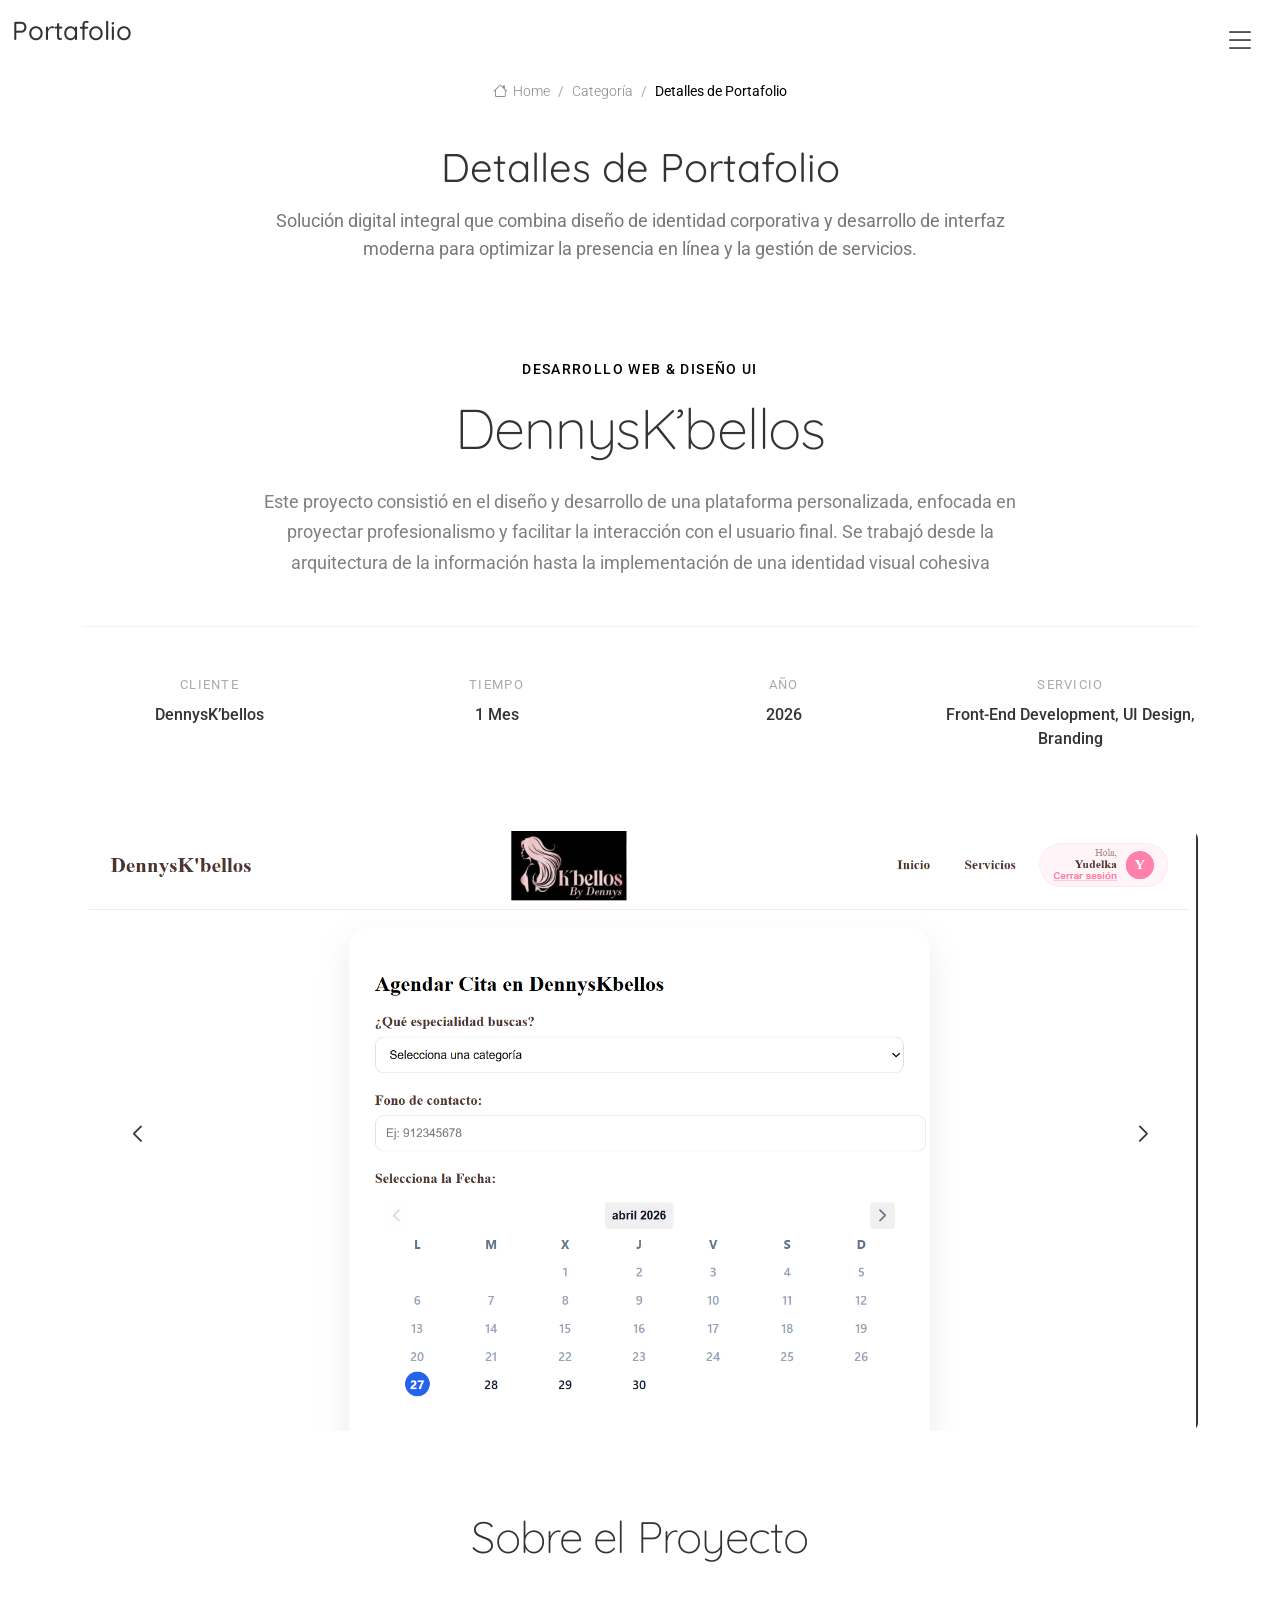
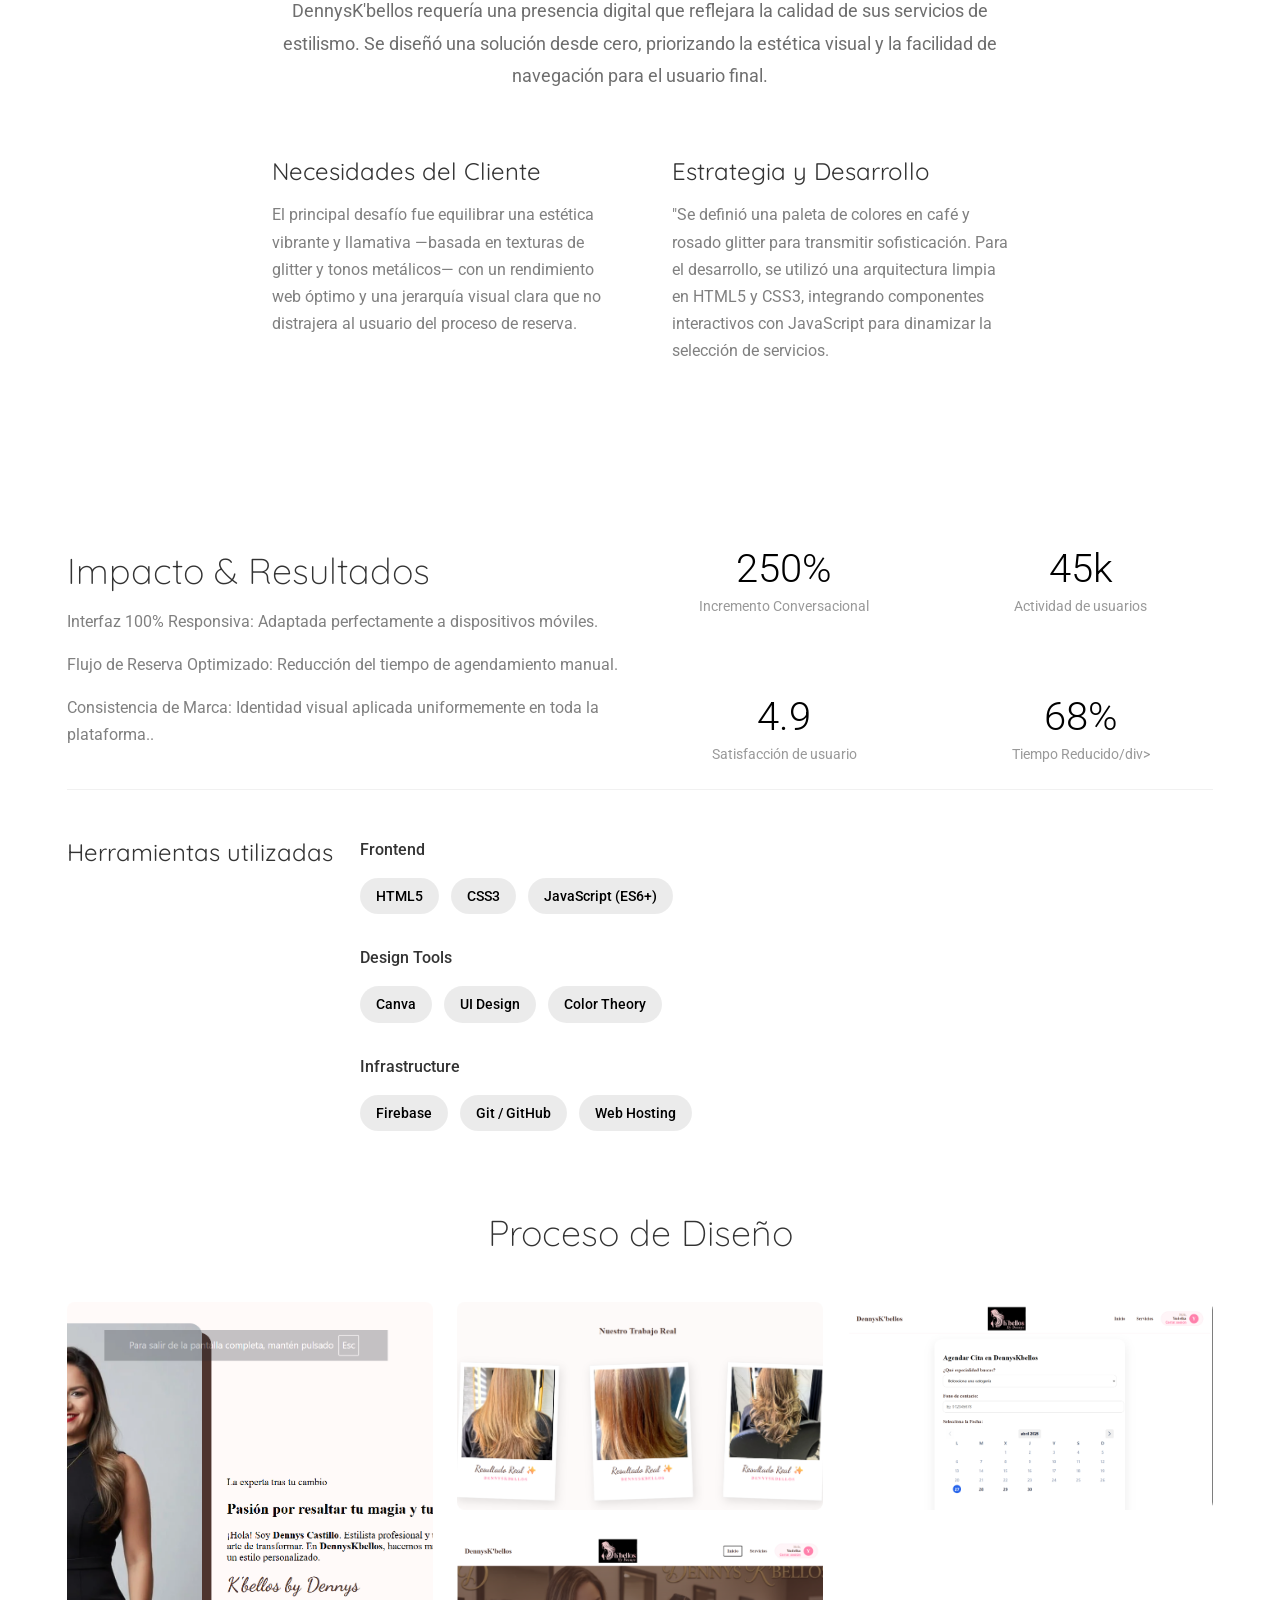
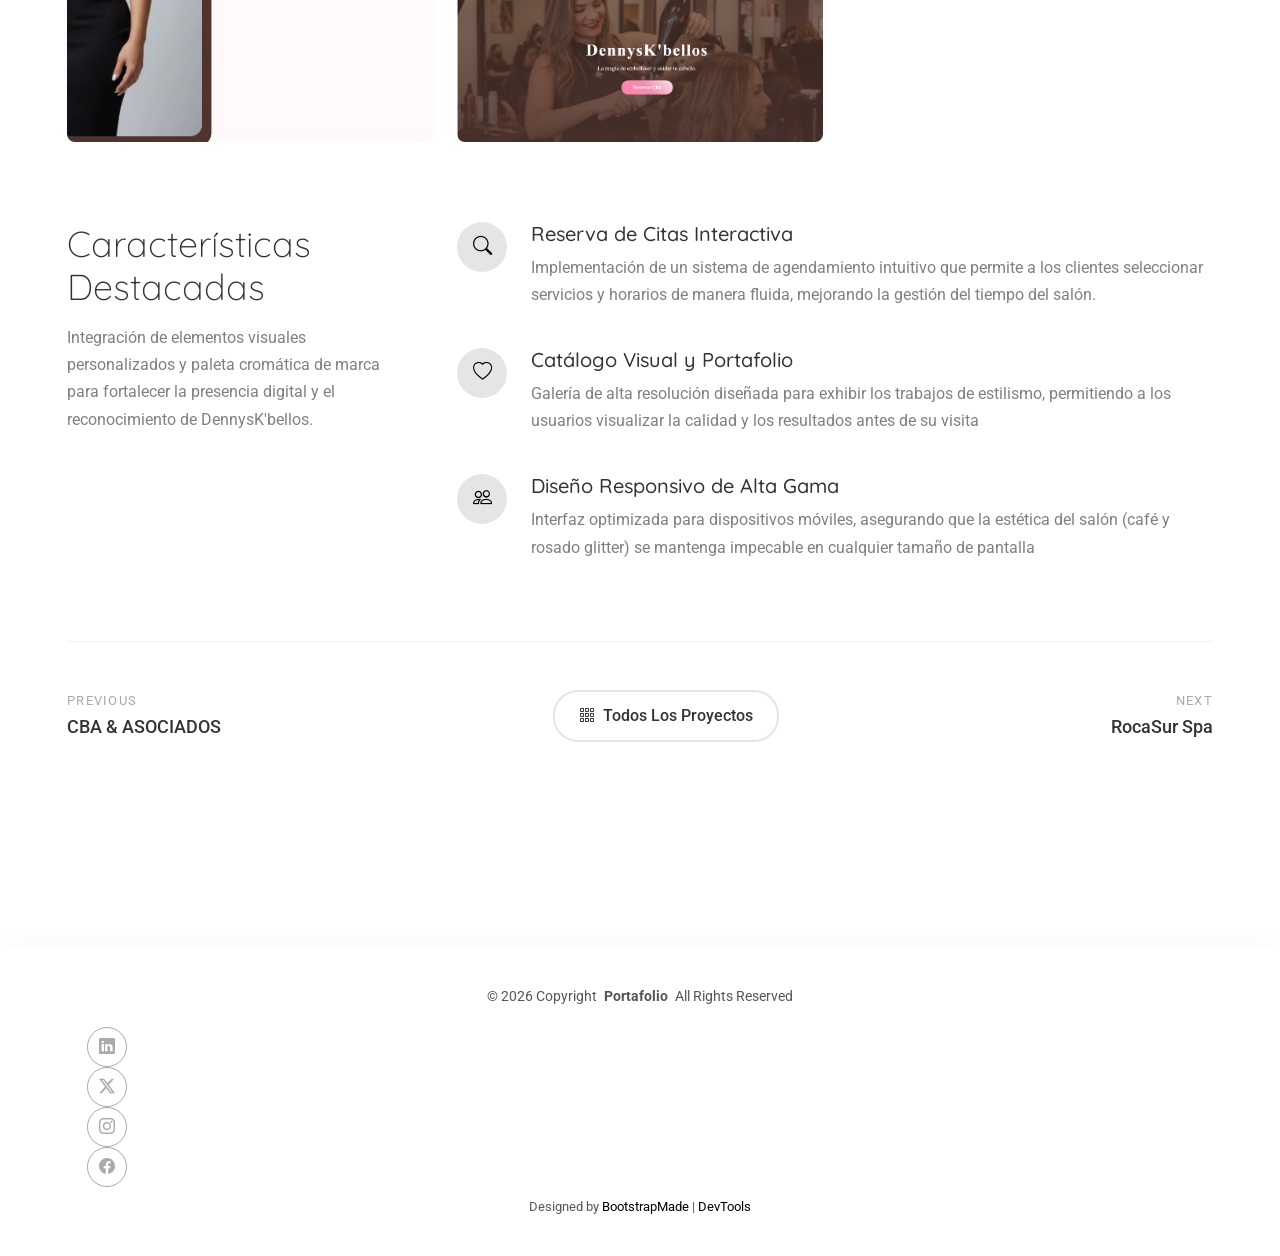
<file: portfolio-details.html>
<!DOCTYPE html>
<html lang="es">

<head>
  <meta charset="utf-8">
  <meta content="width=device-width, initial-scale=1.0" name="viewport">
  <title>Portafolio</title>
  <meta name="description" content="">
  <meta name="keywords" content="">

  <!-- Favicons -->
  <link href="assets/img/favicon.png" rel="icon">
  <link href="assets/img/apple-touch-icon.png" rel="apple-touch-icon">

  <!-- Fonts -->
  <link href="https://fonts.googleapis.com" rel="preconnect">
  <link href="https://fonts.gstatic.com" rel="preconnect" crossorigin>
  <link
    href="https://fonts.googleapis.com/css2?family=Roboto:ital,wght@0,100;0,300;0,400;0,500;0,700;0,900;1,100;1,300;1,400;1,500;1,700;1,900&family=Raleway:ital,wght@0,100;0,200;0,300;0,400;0,500;0,600;0,700;0,800;0,900;1,100;1,200;1,300;1,400;1,500;1,600;1,700;1,800;1,900&family=Quicksand:wght@300;400;500;600;700&display=swap"
    rel="stylesheet">

  <!-- Vendor CSS Files -->
  <link href="assets/vendor/bootstrap/css/bootstrap.min.css" rel="stylesheet">
  <link href="assets/vendor/bootstrap-icons/bootstrap-icons.css" rel="stylesheet">
  <link href="assets/vendor/aos/aos.css" rel="stylesheet">
  <link href="assets/vendor/glightbox/css/glightbox.min.css" rel="stylesheet">
  <link href="assets/vendor/swiper/swiper-bundle.min.css" rel="stylesheet">

  <!-- Main CSS File -->
  <link href="assets/css/main.css" rel="stylesheet">

  <!-- =======================================================
  * Template Name: MinimalFolio
  * Template URL: https://bootstrapmade.com/minimalfolio-bootstrap-portfolio-template/
  * Updated: Aug 05 2025 with Bootstrap v5.3.7
  * Author: BootstrapMade.com
  * License: https://bootstrapmade.com/license/
  ======================================================== -->
</head>

<body class="portfolio-details-page">

  <header id="header" class="header d-flex align-items-center position-relative">
    <div class="container-fluid position-relative d-flex align-items-center justify-content-between">

      <a href="index.html" class="logo d-flex align-items-center">
        <!-- Uncomment the line below if you also wish to use an image logo -->
        <!-- <img src="assets/img/logo.webp" alt=""> -->
        <h1 class="sitename">Portafolio</h1>
      </a>

      <nav id="navmenu" class="navmenu">
        <ul>
          <li><a href="#hero" class="active">Inicio</a></li>
          <li><a href="#about">Acerca de mi</a></li>
          <li><a href="#resume">Resume</a></li>
          <li><a href="#portfolio">Portafolio</a></li>
          <li><a href="#services">Servicios</a></li>
          <li><a href="#contact">Contacto</a></li>
        </ul>
        <i class="mobile-nav-toggle d-xl-none bi bi-list"></i>
      </nav>

    </div>
  </header>

  <main class="main">

    <!-- Page Title -->
    <div class="page-title">
      <div class="breadcrumbs">
        <nav aria-label="breadcrumb">
          <ol class="breadcrumb">
            <li class="breadcrumb-item"><a href="index.html"><i class="bi bi-house"></i> Home</a></li>
            <li class="breadcrumb-item">
              <a href="index.html#services">Categoría</a>
            </li>
            <li class="breadcrumb-item active current">Detalles de Portafolio</li>
          </ol>
        </nav>
      </div>

      <div class="title-wrapper">
        <h1>Detalles de Portafolio</h1>
        <p>Solución digital integral que combina diseño de identidad corporativa y desarrollo de interfaz moderna para
          optimizar la presencia en línea y la gestión de servicios.</p>
      </div>
    </div><!-- End Page Title -->

    <!-- Portfolio Details Section -->
    <section id="portfolio-details" class="portfolio-details section">

      <div class="container" data-aos="fade-up" data-aos-delay="100">

        <div class="project-hero">
          <div class="hero-content" data-aos="fade-up">
            <div class="project-category">DESARROLLO WEB & DISEÑO UI</div>
            <h1 class="project-title">DennysK’bellos</h1>
            <p class="project-subtitle">Este proyecto consistió en el diseño y desarrollo de una plataforma
              personalizada, enfocada en proyectar profesionalismo y facilitar la interacción con el usuario final. Se
              trabajó desde la arquitectura de la información hasta la implementación de una identidad visual cohesiva
            </p>
          </div>

          <div class="project-meta-grid" data-aos="fade-up" data-aos-delay="200">
            <div class="meta-column">
              <div class="meta-label">Cliente</div>
              <div class="meta-value">DennysK’bellos</div>
            </div>
            <div class="meta-column">
              <div class="meta-label">Tiempo</div>
              <div class="meta-value">1 Mes</div>
            </div>
            <div class="meta-column">
              <div class="meta-label">Año</div>
              <div class="meta-value">2026</div>
            </div>
            <div class="meta-column">
              <div class="meta-label">Servicio</div>
              <div class="meta-value">Front-End Development, UI Design, Branding</div>
            </div>
          </div>
        </div>

        <div class="visual-showcase" data-aos="zoom-in" data-aos-delay="100">
          <div class="main-visual">
            <div class="portfolio-details-slider swiper init-swiper">
              <script type="application/json" class="swiper-config">
                {
                  "loop": true,
                  "speed": 600,
                  "autoplay": {
                    "delay": 4000
                  },
                  "effect": "creative",
                  "creativeEffect": {
                    "prev": {
                      "shadow": false,
                      "translate": ["-120%", 0, -500]
                    },
                    "next": {
                      "shadow": false,
                      "translate": ["120%", 0, -500]
                    }
                  },
                  "slidesPerView": 1,
                  "navigation": {
                    "nextEl": ".swiper-button-next",
                    "prevEl": ".swiper-button-prev"
                  }
                }
              </script>
              <div class="swiper-wrapper">
                <div class="swiper-slide">
                  <img src="assets/img/portfolio/dennys3.png" alt="Project showcase" class="img-fluid" loading="lazy">
                </div>
                <div class="swiper-slide">
                  <img src="assets/img/portfolio/dennys2.png" alt="Project showcase" class="img-fluid" loading="lazy">
                </div>
                <div class="swiper-slide">
                  <img src="assets/img/portfolio/dennys4.png" alt="Project showcase" class="img-fluid" loading="lazy">
                </div>
              </div>
              <div class="swiper-button-next"></div>
              <div class="swiper-button-prev"></div>
            </div>
          </div>
        </div>

        <div class="content-section">
          <div class="row">
            <div class="col-lg-8 offset-lg-2">
              <div class="project-overview" data-aos="fade-up">
                <h2>Sobre el Proyecto</h2>
                <p class="overview-text">DennysK'bellos requería una presencia digital que reflejara la calidad de sus
                  servicios de estilismo. Se diseñó una solución desde cero, priorizando la estética visual y la
                  facilidad de navegación para el usuario final.</p>

                <div class="challenge-solution">
                  <div class="challenge-block" data-aos="fade-up" data-aos-delay="100">
                    <h3>Necesidades del Cliente</h3>
                    <p>El principal desafío fue equilibrar una estética vibrante y llamativa —basada en texturas de
                      glitter y tonos metálicos— con un rendimiento web óptimo y una jerarquía visual clara que no
                      distrajera al usuario del proceso de reserva.</p>
                  </div>

                  <div class="solution-block" data-aos="fade-up" data-aos-delay="200">
                    <h3>Estrategia y Desarrollo</h3>
                    <p>"Se definió una paleta de colores en café y rosado glitter para transmitir sofisticación. Para el
                      desarrollo, se utilizó una arquitectura limpia en HTML5 y CSS3, integrando componentes
                      interactivos con JavaScript para dinamizar la selección de servicios.</p>
                  </div>
                </div>
              </div>
            </div>
          </div>
        </div>

        <div class="metrics-showcase" data-aos="fade-up" data-aos-delay="100">
          <div class="row align-items-center">
            <div class="col-lg-6">
              <div class="metrics-content">
                <h3>Impacto &amp; Resultados</h3>
                <p>Interfaz 100% Responsiva: Adaptada perfectamente a dispositivos móviles.</p>

                <p>Flujo de Reserva Optimizado: Reducción del tiempo de agendamiento manual.</p>

                <p> Consistencia de Marca: Identidad visual aplicada uniformemente en toda la plataforma..</p>
              </div>
            </div>
            <div class="col-lg-6">
              <div class="metrics-grid">
                <div class="metric-item" data-aos="fade-up" data-aos-delay="200">
                  <div class="metric-number">250%</div>
                  <div class="metric-label">Incremento Conversacional</div>
                </div>
                <div class="metric-item" data-aos="fade-up" data-aos-delay="250">
                  <div class="metric-number">45k</div>
                  <div class="metric-label">Actividad de usuarios</div>
                </div>
                <div class="metric-item" data-aos="fade-up" data-aos-delay="300">
                  <div class="metric-number">4.9</div>
                  <div class="metric-label">Satisfacción de usuario</div>
                </div>
                <div class="metric-item" data-aos="fade-up" data-aos-delay="350">
                  <div class="metric-number">68%</div>
                  <div class="metric-label">Tiempo Reducido/div>
                  </div>
                </div>
              </div>
            </div>
          </div>

          <div class="technology-stack" data-aos="fade-up" data-aos-delay="100">
            <div class="row">
              <div class="col-lg-3">
                <h3>Herramientas utilizadas</h3>
              </div>
              <div class="col-lg-9">
                <div class="tech-categories">
                  <div class="tech-category" data-aos="fade-up" data-aos-delay="150">
                    <div class="category-title">Frontend</div>
                    <div class="tech-list">
                      <span class="tech-item">HTML5</span>
                      <span class="tech-item">CSS3</span>
                      <span class="tech-item">JavaScript (ES6+)</span>
                    </div>
                  </div>
                  <div class="tech-category" data-aos="fade-up" data-aos-delay="200">
                    <div class="category-title">Design Tools</div>
                    <div class="tech-list">
                      <span class="tech-item">Canva</span>
                      <span class="tech-item">UI Design</span>
                      <span class="tech-item">Color Theory</span>
                    </div>
                  </div>
                  <div class="tech-category" data-aos="fade-up" data-aos-delay="250">
                    <div class="category-title">Infrastructure</div>
                    <div class="tech-list">
                      <span class="tech-item">Firebase</span>
                      <span class="tech-item">Git / GitHub</span>
                      <span class="tech-item">Web Hosting</span>
                    </div>
                  </div>
                </div>
              </div>
            </div>
          </div>

          <div class="process-gallery" data-aos="fade-up" data-aos-delay="100">
            <h3>Proceso de Diseño</h3>
            <div class="gallery-masonry">
              <div class="gallery-item large" data-aos="fade-up" data-aos-delay="150">
                <img src="assets/img/portfolio/dennys5.png" alt="Design process" class="img-fluid glightbox"
                  loading="lazy">
                <div class="gallery-caption">User Research &amp; Personas</div>
              </div>
              <div class="gallery-item" data-aos="fade-up" data-aos-delay="200">
                <img src="assets/img/portfolio/serviciosdennys.png" alt="Design process" class="img-fluid glightbox"
                  loading="lazy">
                <div class="gallery-caption">Wireframes</div>
              </div>
              <div class="gallery-item" data-aos="fade-up" data-aos-delay="250">
                <img src="assets/img/portfolio/dennys3.png" alt="Design process" class="img-fluid glightbox"
                  loading="lazy">
                <div class="gallery-caption">Prototypes</div>
              </div>
              <div class="gallery-item" data-aos="fade-up" data-aos-delay="300">
                <img src="assets/img/portfolio/dennys.png" alt="Design process" class="img-fluid glightbox"
                  loading="lazy">
                <div class="gallery-caption">Final Design</div>
              </div>
            </div>
          </div>

          <div class="key-features-section" data-aos="fade-up" data-aos-delay="100">
            <div class="row">
              <div class="col-lg-4">
                <div class="features-intro">
                  <h3>Características Destacadas</h3>
                  <p>Integración de elementos visuales personalizados y paleta cromática de marca para fortalecer la
                    presencia digital y el reconocimiento de DennysK'bellos.</p>
                </div>
              </div>
              <div class="col-lg-8">
                <div class="features-list">
                  <div class="feature-row" data-aos="fade-up" data-aos-delay="150">
                    <div class="feature-icon">
                      <i class="bi bi-search"></i>
                    </div>
                    <div class="feature-content">
                      <h4>Reserva de Citas Interactiva</h4>
                      <p>Implementación de un sistema de agendamiento intuitivo que permite a los clientes seleccionar
                        servicios y horarios de manera fluida, mejorando la gestión del tiempo del salón.</p>
                    </div>
                  </div>
                  <div class="feature-row" data-aos="fade-up" data-aos-delay="200">
                    <div class="feature-icon">
                      <i class="bi bi-heart"></i>
                    </div>
                    <div class="feature-content">
                      <h4>Catálogo Visual y Portafolio</h4>
                      <p>Galería de alta resolución diseñada para exhibir los trabajos de estilismo, permitiendo a los
                        usuarios visualizar la calidad y los resultados antes de su visita
                      </p>
                    </div>
                  </div>
                  <div class="feature-row" data-aos="fade-up" data-aos-delay="250">
                    <div class="feature-icon">
                      <i class="bi bi-people"></i>
                    </div>
                    <div class="feature-content">
                      <h4>Diseño Responsivo de Alta Gama</h4>
                      <p>Interfaz optimizada para dispositivos móviles, asegurando que la estética del salón (café y
                        rosado glitter) se mantenga impecable en cualquier tamaño de pantalla
                      </p>
                    </div>
                  </div>
                </div>
              </div>
            </div>
          </div>

          <div class="project-footer" data-aos="fade-up" data-aos-delay="200">
            <div class="footer-navigation">
              <a href="#" class="nav-link prev-project">
                <span class="nav-direction">Previous</span>
                <span class="nav-title">CBA & ASOCIADOS</span>
              </a>
              <a href="#" class="nav-link all-projects">
                <i class="bi bi-grid-3x3-gap"></i>
                <span>Todos Los Proyectos</span>
              </a>
              <a href="#" class="nav-link next-project">
                <span class="nav-direction">Next</span>
                <span class="nav-title">RocaSur Spa</span>
              </a>
            </div>
          </div>

        </div>

    </section><!-- /Portfolio Details Section -->

  </main>

  <footer id="footer" class="footer">

    <div class="container">
      <div class="copyright text-center ">
        <p>© <span>2026 Copyright</span> <strong class="px-1 sitename">Portafolio</strong> <span>All Rights
            Reserved</span>
      </div>
      <div class="social-links">
        <a href="https://www.linkedin.com/in/yudelka-r-front-end/" target="_blank" class="social-link">
          <i class="bi bi-linkedin"></i>
        </a>
        <a href="https://x.com/reyes_yudelka" target="_blank" class="social-link">
          <i class="bi bi-twitter-x"></i>
        </a>
        <a href="https://www.instagram.com/inversionesjrt/" target="_blank" class="social-link">
          <i class="bi bi-instagram"></i>
        </a>
        <a href="https://web.facebook.com/profile.php?id=61580438034913" target="_blank" class="social-link">
          <i class="bi bi-facebook"></i>
        </a>
      </div>
      <div class="credits">
        <!-- All the links in the footer should remain intact. -->
        <!-- You can delete the links only if you've purchased the pro version. -->
        <!-- Licensing information: https://bootstrapmade.com/license/ -->
        <!-- Purchase the pro version with working PHP/AJAX contact form: [buy-url] -->
        Designed by <a href="https://bootstrapmade.com/">BootstrapMade</a> | <a
          href="https://bootstrapmade.com/tools/">DevTools</a>
      </div>
    </div>

  </footer>

  <!-- Scroll Top -->
  <a href="#" id="scroll-top" class="scroll-top d-flex align-items-center justify-content-center"><i
      class="bi bi-arrow-up-short"></i></a>

  <!-- Preloader -->
  <div id="preloader">
    <div></div>
    <div></div>
    <div></div>
    <div></div>
  </div>

  <!-- Vendor JS Files -->
  <script src="assets/vendor/bootstrap/js/bootstrap.bundle.min.js"></script>
  <script src="assets/vendor/php-email-form/validate.js"></script>
  <script src="assets/vendor/aos/aos.js"></script>
  <script src="assets/vendor/typed.js/typed.umd.js"></script>
  <script src="assets/vendor/waypoints/noframework.waypoints.js"></script>
  <script src="assets/vendor/imagesloaded/imagesloaded.pkgd.min.js"></script>
  <script src="assets/vendor/isotope-layout/isotope.pkgd.min.js"></script>
  <script src="assets/vendor/glightbox/js/glightbox.min.js"></script>
  <script src="assets/vendor/swiper/swiper-bundle.min.js"></script>

  <!-- Main JS File -->
  <script src="assets/js/main.js"></script>

</body>

</html>
</file>
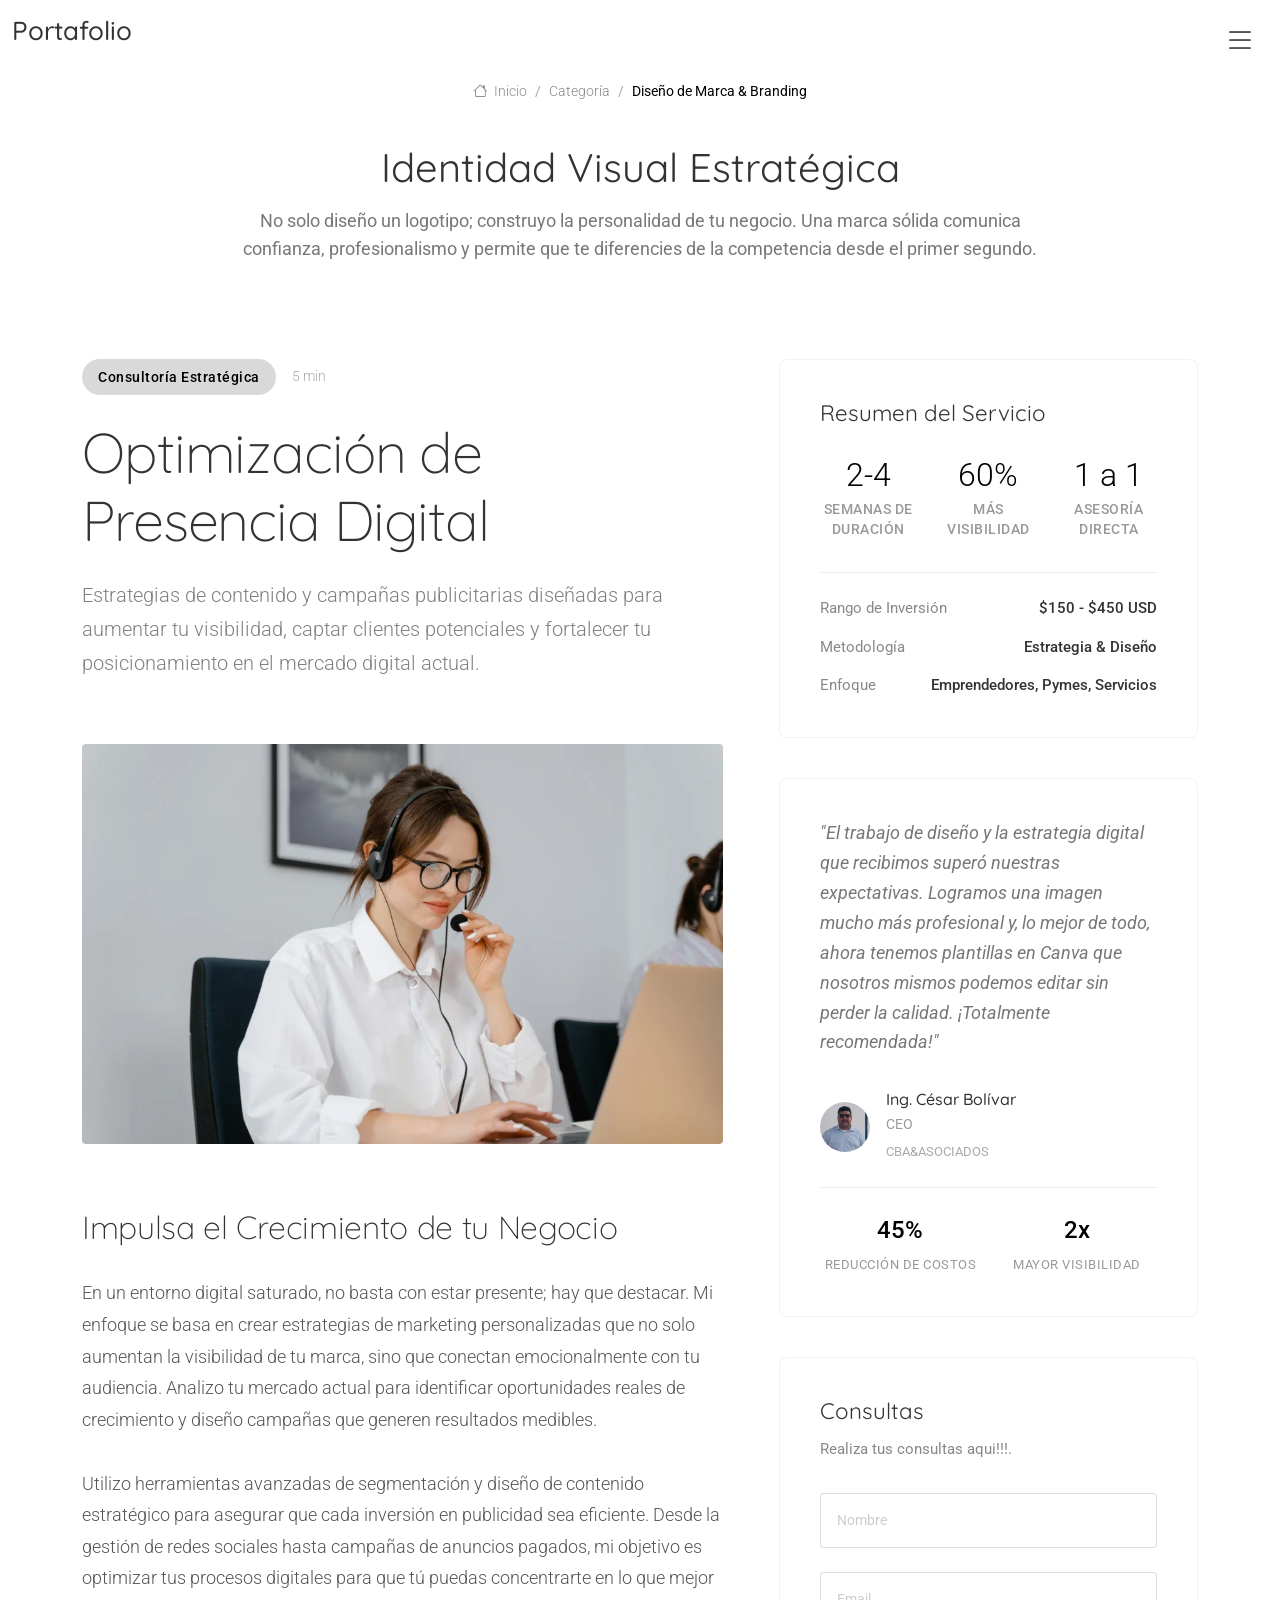
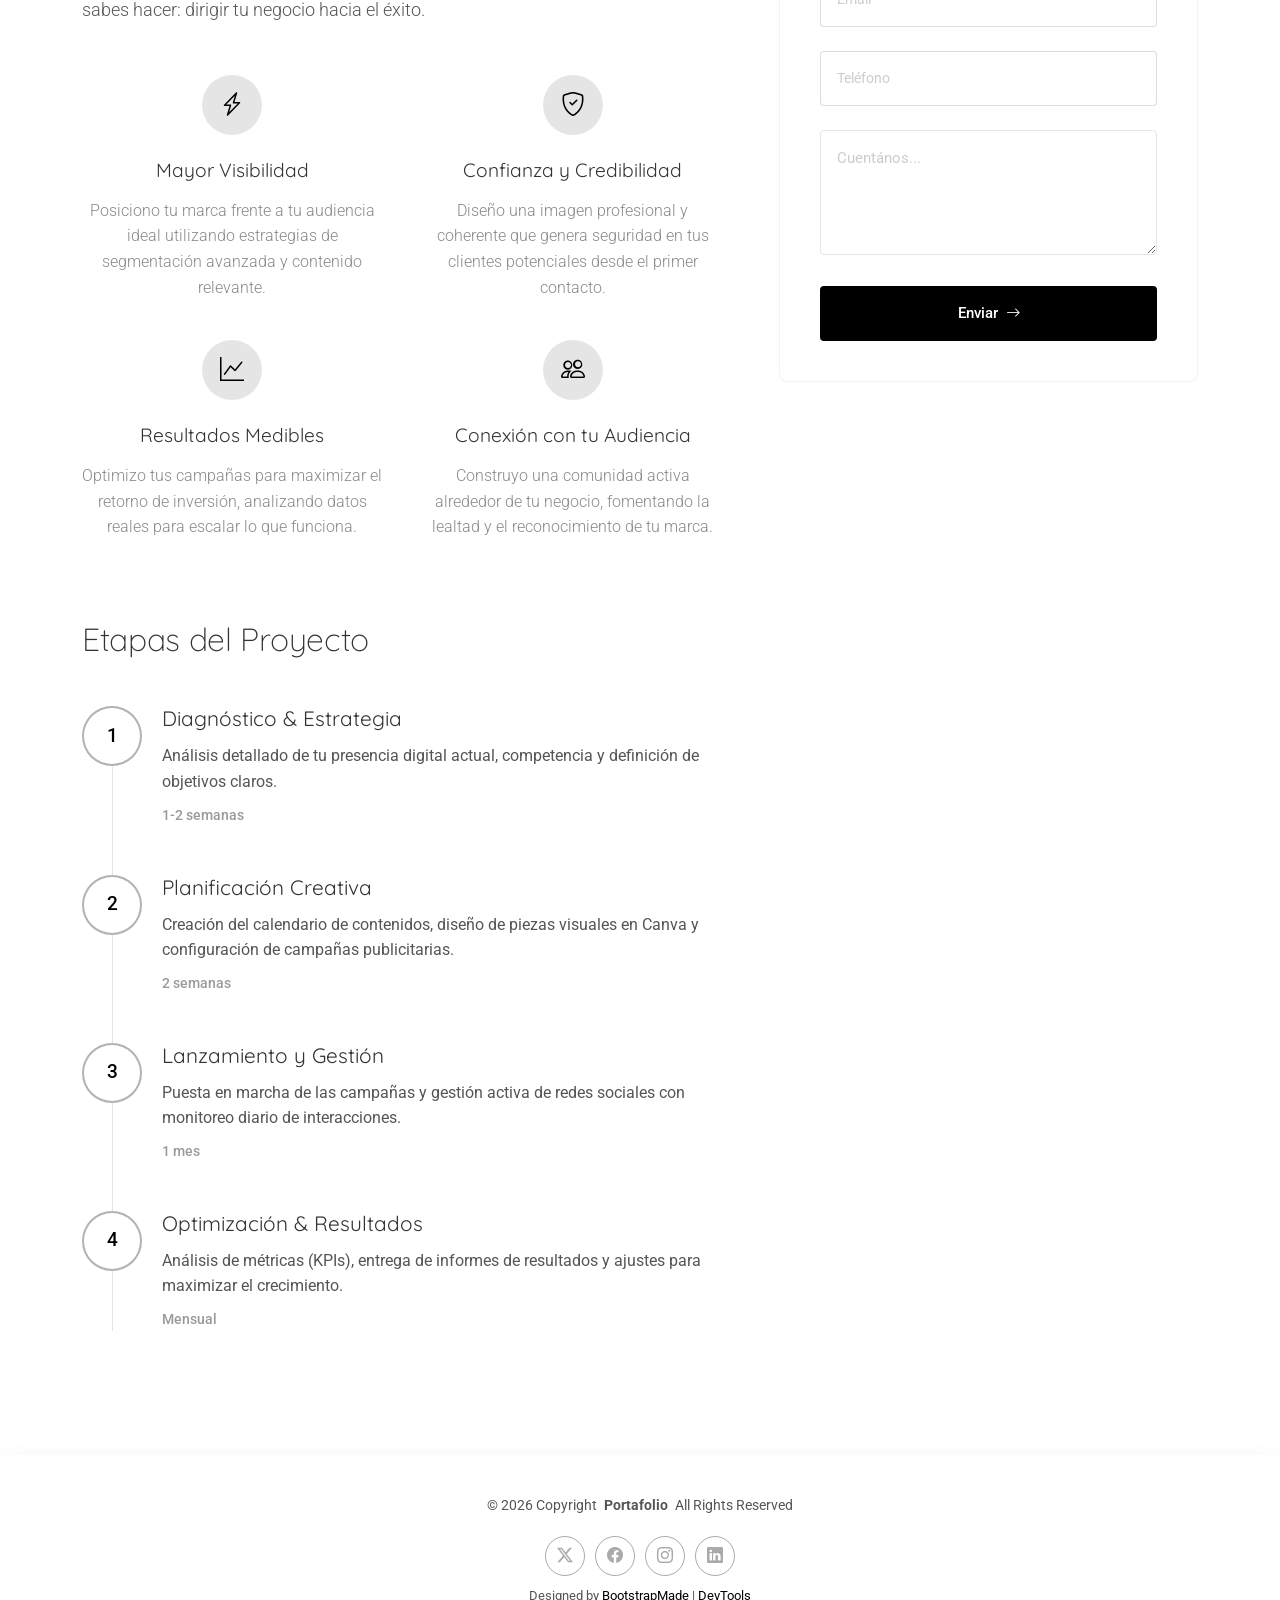
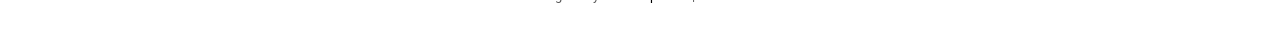
<file: service-details.html>
<!DOCTYPE html>
<html lang="en">

<head>
  <meta charset="utf-8">
  <meta content="width=device-width, initial-scale=1.0" name="viewport">
  <title>Servicios</title>
  <meta name="description" content="">
  <meta name="keywords" content="">

  <!-- Favicons -->
  <link href="assets/img/favicon.png" rel="icon">
  <link href="assets/img/apple-touch-icon.png" rel="apple-touch-icon">

  <!-- Fonts -->
  <link href="https://fonts.googleapis.com" rel="preconnect">
  <link href="https://fonts.gstatic.com" rel="preconnect" crossorigin>
  <link href="https://fonts.googleapis.com/css2?family=Roboto:ital,wght@0,100;0,300;0,400;0,500;0,700;0,900;1,100;1,300;1,400;1,500;1,700;1,900&family=Raleway:ital,wght@0,100;0,200;0,300;0,400;0,500;0,600;0,700;0,800;0,900;1,100;1,200;1,300;1,400;1,500;1,600;1,700;1,800;1,900&family=Quicksand:wght@300;400;500;600;700&display=swap" rel="stylesheet">

  <!-- Vendor CSS Files -->
  <link href="assets/vendor/bootstrap/css/bootstrap.min.css" rel="stylesheet">
  <link href="assets/vendor/bootstrap-icons/bootstrap-icons.css" rel="stylesheet">
  <link href="assets/vendor/aos/aos.css" rel="stylesheet">
  <link href="assets/vendor/glightbox/css/glightbox.min.css" rel="stylesheet">
  <link href="assets/vendor/swiper/swiper-bundle.min.css" rel="stylesheet">

  <!-- Main CSS File -->
  <link href="assets/css/main.css" rel="stylesheet">

  <!-- =======================================================
  * Template Name: MinimalFolio
  * Template URL: https://bootstrapmade.com/minimalfolio-bootstrap-portfolio-template/
  * Updated: Aug 05 2025 with Bootstrap v5.3.7
  * Author: BootstrapMade.com
  * License: https://bootstrapmade.com/license/
  ======================================================== -->
</head>

<body class="service-details-page">

  <header id="header" class="header d-flex align-items-center position-relative">
    <div class="container-fluid position-relative d-flex align-items-center justify-content-between">

      <a href="index.html" class="logo d-flex align-items-center">
        <!-- Uncomment the line below if you also wish to use an image logo -->
        <!-- <img src="assets/img/logo.webp" alt=""> -->
        <h1 class="sitename">Portafolio</h1>
      </a>

            <nav id="navmenu" class="navmenu">
        <ul>
          <li><a href="#hero" class="active">Inicio</a></li>
          <li><a href="#about">Acerca de mi</a></li>
          <li><a href="#resume">Resume</a></li>
          <li><a href="#portfolio">Portafolio</a></li>
          <li><a href="#services">Servicios</a></li>
          <li><a href="#contact">Contacto</a></li>
        </ul>
        <i class="mobile-nav-toggle d-xl-none bi bi-list"></i>
      </nav>

    </div>
  </header>

  <main class="main">

    <!-- Page Title -->
    <div class="page-title">
      <div class="breadcrumbs">
        <nav aria-label="breadcrumb">
          <ol class="breadcrumb">
            <li class="breadcrumb-item"><a href="index.html"><i class="bi bi-house"></i> Inicio</a></li>
            <li class="breadcrumb-item"><a href="index.html">Categoría</a></li>
            <li class="breadcrumb-item active current">Diseño de Marca & Branding</li>
          </ol>
        </nav>
      </div>

      <div class="title-wrapper">
        <h1>Identidad Visual Estratégica</h1>
        <p>No solo diseño un logotipo; construyo la personalidad de tu negocio. Una marca sólida comunica confianza, profesionalismo y permite que te diferencies de la competencia desde el primer segundo.</p>
      </div>
    </div><!-- End Page Title -->

    <!-- Service Details Section -->
    <section id="service-details" class="service-details section">

      <div class="container" data-aos="fade-up" data-aos-delay="100">

        <div class="row">

          <!-- Main Content Area -->
          <div class="col-lg-7">

            <!-- Hero Service Introduction -->
            <div class="service-hero" data-aos="fade-up" data-aos-delay="100">
              <div class="service-meta">
                <span class="service-category">Consultoría Estratégica</span>
                <span class="reading-time">5 min </span>
              </div>
              <h1>Optimización de Presencia Digital</h1>
              <p class="service-description">Estrategias de contenido y campañas publicitarias diseñadas para aumentar tu visibilidad, captar clientes potenciales y fortalecer tu posicionamiento en el mercado digital actual.</p>
            </div>

            <!-- Service Visual -->
            <div class="service-visual" data-aos="zoom-in" data-aos-delay="200">
              <img src="assets/img/services/services-7.webp" alt="Business Process Optimization" class="img-fluid">
            </div>

            <!-- Service Content -->
            <div class="service-narrative" data-aos="fade-up" data-aos-delay="300">
              <h3>Impulsa el Crecimiento de tu Negocio</h3>
              <p>En un entorno digital saturado, no basta con estar presente; hay que destacar. Mi enfoque se basa en crear estrategias de marketing personalizadas que no solo aumentan la visibilidad de tu marca, sino que conectan emocionalmente con tu audiencia. Analizo tu mercado actual para identificar oportunidades reales de crecimiento y diseño campañas que generen resultados medibles.</p>

              <p>Utilizo herramientas avanzadas de segmentación y diseño de contenido estratégico para asegurar que cada inversión en publicidad sea eficiente. Desde la gestión de redes sociales hasta campañas de anuncios pagados, mi objetivo es optimizar tus procesos digitales para que tú puedas concentrarte en lo que mejor sabes hacer: dirigir tu negocio hacia el éxito.</p>

              <!-- Key Benefits Grid -->
              <div class="benefits-grid" data-aos="fade-up" data-aos-delay="400">
                <div class="benefit-card">
                  <div class="benefit-icon">
                    <i class="bi bi-lightning-charge"></i>
                  </div>
                  <h4>Mayor Visibilidad</h4>
                  <p>Posiciono tu marca frente a tu audiencia ideal utilizando estrategias de segmentación avanzada y contenido relevante.</p>
                </div>

                <div class="benefit-card">
                  <div class="benefit-icon">
                    <i class="bi bi-shield-check"></i>
                  </div>
                  <h4>Confianza y Credibilidad</h4>
                  <p>Diseño una imagen profesional y coherente que genera seguridad en tus clientes potenciales desde el primer contacto.</p>
                </div>

                <div class="benefit-card">
                  <div class="benefit-icon">
                    <i class="bi bi-graph-up"></i>
                  </div>
                  <h4>Resultados Medibles</h4>
                  <p>Optimizo tus campañas para maximizar el retorno de inversión, analizando datos reales para escalar lo que funciona.</p>
                </div>

                <div class="benefit-card">
                  <div class="benefit-icon">
                    <i class="bi bi-people"></i>
                  </div>
                  <h4>Conexión con tu Audiencia</h4>
                  <p>Construyo una comunidad activa alrededor de tu negocio, fomentando la lealtad y el reconocimiento de tu marca.</p>
                </div>
              </div>

            </div>

            <!-- Implementation Timeline -->
            <div class="timeline-section" data-aos="fade-up" data-aos-delay="500">
              <h3>Etapas del Proyecto</h3>
              <div class="timeline">
                <div class="timeline-item">
                  <div class="timeline-marker">
                    <span>1</span>
                  </div>
                  <div class="timeline-content">
                    <h4>Diagnóstico  &amp; Estrategia</h4>
                    <p>Análisis detallado de tu presencia digital actual, competencia y definición de objetivos claros.</p>
                    <small>1-2 semanas</small>
                  </div>
                </div>

                <div class="timeline-item">
                  <div class="timeline-marker">
                    <span>2</span>
                  </div>
                  <div class="timeline-content">
                    <h4>Planificación Creativa</h4>
                    <p>Creación del calendario de contenidos, diseño de piezas visuales en Canva y configuración de campañas publicitarias.</p>
                    <small>2 semanas</small>
                  </div>
                </div>

                <div class="timeline-item">
                  <div class="timeline-marker">
                    <span>3</span>
                  </div>
                  <div class="timeline-content">
                    <h4>Lanzamiento y Gestión</h4>
                    <p>Puesta en marcha de las campañas y gestión activa de redes sociales con monitoreo diario de interacciones.</p>
                    <small>1 mes</small>
                  </div>
                </div>

                <div class="timeline-item">
                  <div class="timeline-marker">
                    <span>4</span>
                  </div>
                  <div class="timeline-content">
                    <h4>Optimización  &amp; Resultados</h4>
                    <p>Análisis de métricas (KPIs), entrega de informes de resultados y ajustes para maximizar el crecimiento.</p>
                    <small>Mensual</small>
                  </div>
                </div>
              </div>
            </div>

          </div><!-- End Main Content -->

          <!-- Service Sidebar -->
          <div class="col-lg-5">
            <div class="service-sidebar" data-aos="fade-up" data-aos-delay="200">

              <!-- Service Overview Card -->
              <div class="overview-card">
                <div class="overview-header">
                  <h4>Resumen del Servicio</h4>
                </div>
                <div class="overview-stats">
                  <div class="stat-item">
                    <div class="stat-number">2-4</div>
                    <div class="stat-label">Semanas de Duración</div>
                  </div>
                  <div class="stat-item">
                    <div class="stat-number">60%</div>
                    <div class="stat-label">MÁS VISIBILIDAD</div>
                  </div>
                  <div class="stat-item">
                    <div class="stat-number">1 a 1 </div>
                    <div class="stat-label">ASESORÍA DIRECTA</div>
                  </div>
                </div>

                <div class="overview-details">
                  <div class="detail-row">
                    <span class="detail-label">Rango de Inversión</span>
                    <span class="detail-value">$150 - $450 USD</span>
                  </div>
                  <div class="detail-row">
                    <span class="detail-label">Metodología</span>
                    <span class="detail-value">Estrategia & Diseño</span>
                  </div>
                  <div class="detail-row">
                    <span class="detail-label">Enfoque</span>
                    <span class="detail-value">Emprendedores, Pymes, Servicios</span>
                  </div>
                </div>
              </div>

              <!-- Client Success Story -->
              <div class="success-story">
                <div class="story-quote">
                  <p>"El trabajo de diseño y la estrategia digital que recibimos superó nuestras expectativas. Logramos una imagen mucho más profesional y, lo mejor de todo, ahora tenemos plantillas en Canva que nosotros mismos podemos editar sin perder la calidad. ¡Totalmente recomendada!"</p>
                </div>
                <div class="story-author">
                  <img src="assets/img/person/cesar4.jpeg" alt="Michael Chen" class="author-avatar">
                  <div class="author-details">
                    <h5>Ing. César Bolívar</h5>
                    <span>CEO</span>
                    <small>CBA&ASOCIADOS</small>
                  </div>
                </div>
                <div class="story-metrics">
                  <div class="metric">
                    <span class="metric-value">45%</span>
                    <span class="metric-label">Reducción de Costos</span>
                  </div>
                  <div class="metric">
                    <span class="metric-value">2x</span>
                    <span class="metric-label">MAYOR VISIBILIDAD</span>
                  </div>
                </div>
              </div>

              <!-- Consultation Form -->
              <div class="consultation-form">
                <div class="form-header">
                  <h4>Consultas</h4>
                  <p>Realiza tus consultas aqui!!!.</p>
                </div>

                <form action="forms/consultation.php" method="post" class="php-email-form">
                  <div class="form-group">
                    <input type="text" name="name" class="form-input" placeholder="Nombre" required="">
                  </div>

                  <div class="form-group">
                    <input type="email" name="email" class="form-input" placeholder="Email" required="">
                  </div>

                  <div class="form-group">
                    <input type="tel" name="phone" class="form-input" placeholder="Teléfono">
                  </div>

                  <input type="hidden" name="subject" value="Business Process Optimization Consultation">

                  <div class="form-group">
                    <textarea name="message" class="form-input" rows="4" placeholder="Cuentános..." required=""></textarea>
                  </div>

                  <div class="loading">Loading</div>
                  <div class="error-message"></div>
                  <div class="sent-message">Tu consulta fue enviada!, Gracias!!!</div>

                  <button type="submit" class="btn-consultation">
                    <span>Enviar</span>
                    <i class="bi bi-arrow-right"></i>
                  </button>
                </form>
              </div>

            </div>
          </div><!-- End Sidebar -->

        </div>

      </div>

    </section><!-- /Service Details Section -->

  </main>

  <footer id="footer" class="footer">

    <div class="container">
      <div class="copyright text-center ">
        <p>© <span>2026 Copyright</span> <strong class="px-1 sitename">Portafolio</strong> <span>All Rights Reserved</span></p>
      </div>
       <div class="social-links d-flex justify-content-center">
        <a href="https://x.com/reyes_yudelka" target="_blank"><i class="bi bi-twitter-x"></i></a>
        <a href="https://web.facebook.com/profile.php?id=61580438034913" target="_blank"><i class="bi bi-facebook"></i></a>
        <a href="https://www.instagram.com/inversionesjrt/" target="_blank"><i class="bi bi-instagram"></i></a>
        <a href="https://www.linkedin.com/in/yudelka-r-front-end/" target="_blank"><i class="bi bi-linkedin"></i></a>
      </div>
      <div class="credits">
        <!-- All the links in the footer should remain intact. -->
        <!-- You can delete the links only if you've purchased the pro version. -->
        <!-- Licensing information: https://bootstrapmade.com/license/ -->
        <!-- Purchase the pro version with working PHP/AJAX contact form: [buy-url] -->
        Designed by <a href="https://bootstrapmade.com/">BootstrapMade</a> | <a href="https://bootstrapmade.com/tools/">DevTools</a>
      </div>
    </div>

  </footer>

  <!-- Scroll Top -->
  <a href="#" id="scroll-top" class="scroll-top d-flex align-items-center justify-content-center"><i class="bi bi-arrow-up-short"></i></a>

  <!-- Preloader -->
  <div id="preloader">
    <div></div>
    <div></div>
    <div></div>
    <div></div>
  </div>

  <!-- Vendor JS Files -->
  <script src="assets/vendor/bootstrap/js/bootstrap.bundle.min.js"></script>
  <script src="assets/vendor/php-email-form/validate.js"></script>
  <script src="assets/vendor/aos/aos.js"></script>
  <script src="assets/vendor/typed.js/typed.umd.js"></script>
  <script src="assets/vendor/waypoints/noframework.waypoints.js"></script>
  <script src="assets/vendor/imagesloaded/imagesloaded.pkgd.min.js"></script>
  <script src="assets/vendor/isotope-layout/isotope.pkgd.min.js"></script>
  <script src="assets/vendor/glightbox/js/glightbox.min.js"></script>
  <script src="assets/vendor/swiper/swiper-bundle.min.js"></script>

  <!-- Main JS File -->
  <script src="assets/js/main.js"></script>

</body>

</html>
</file>
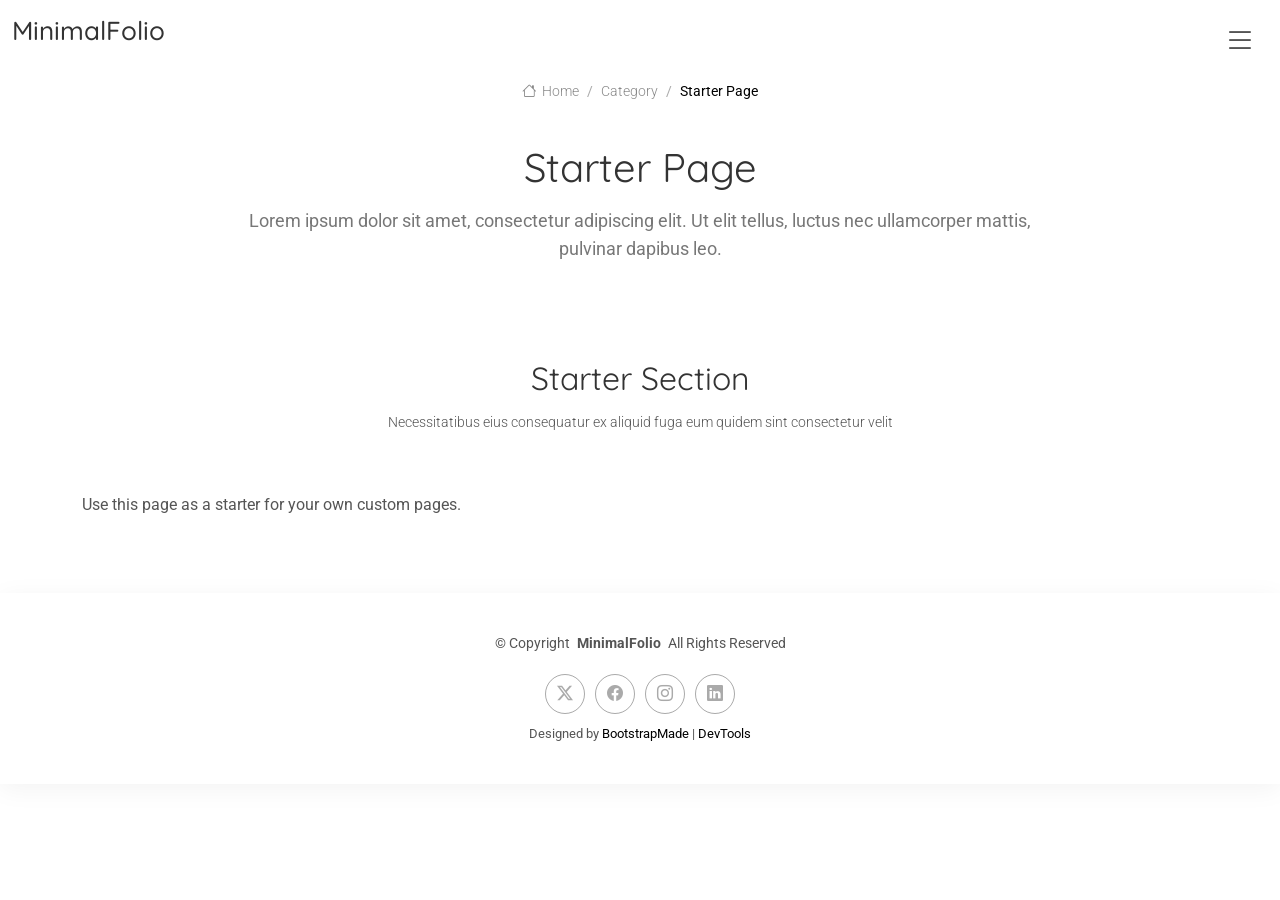
<file: starter-page.html>
<!DOCTYPE html>
<html lang="en">

<head>
  <meta charset="utf-8">
  <meta content="width=device-width, initial-scale=1.0" name="viewport">
  <title>Starter Page - MinimalFolio Bootstrap Template</title>
  <meta name="description" content="">
  <meta name="keywords" content="">

  <!-- Favicons -->
  <link href="assets/img/favicon.png" rel="icon">
  <link href="assets/img/apple-touch-icon.png" rel="apple-touch-icon">

  <!-- Fonts -->
  <link href="https://fonts.googleapis.com" rel="preconnect">
  <link href="https://fonts.gstatic.com" rel="preconnect" crossorigin>
  <link href="https://fonts.googleapis.com/css2?family=Roboto:ital,wght@0,100;0,300;0,400;0,500;0,700;0,900;1,100;1,300;1,400;1,500;1,700;1,900&family=Raleway:ital,wght@0,100;0,200;0,300;0,400;0,500;0,600;0,700;0,800;0,900;1,100;1,200;1,300;1,400;1,500;1,600;1,700;1,800;1,900&family=Quicksand:wght@300;400;500;600;700&display=swap" rel="stylesheet">

  <!-- Vendor CSS Files -->
  <link href="assets/vendor/bootstrap/css/bootstrap.min.css" rel="stylesheet">
  <link href="assets/vendor/bootstrap-icons/bootstrap-icons.css" rel="stylesheet">
  <link href="assets/vendor/aos/aos.css" rel="stylesheet">
  <link href="assets/vendor/glightbox/css/glightbox.min.css" rel="stylesheet">
  <link href="assets/vendor/swiper/swiper-bundle.min.css" rel="stylesheet">

  <!-- Main CSS File -->
  <link href="assets/css/main.css" rel="stylesheet">

  <!-- =======================================================
  * Template Name: MinimalFolio
  * Template URL: https://bootstrapmade.com/minimalfolio-bootstrap-portfolio-template/
  * Updated: Aug 05 2025 with Bootstrap v5.3.7
  * Author: BootstrapMade.com
  * License: https://bootstrapmade.com/license/
  ======================================================== -->
</head>

<body class="starter-page-page">

  <header id="header" class="header d-flex align-items-center position-relative">
    <div class="container-fluid position-relative d-flex align-items-center justify-content-between">

      <a href="index.html" class="logo d-flex align-items-center">
        <!-- Uncomment the line below if you also wish to use an image logo -->
        <!-- <img src="assets/img/logo.webp" alt=""> -->
        <h1 class="sitename">MinimalFolio</h1>
      </a>

            <nav id="navmenu" class="navmenu">
        <ul>
          <li><a href="#hero" class="active">Inicio</a></li>
          <li><a href="#about">Acerca de mi</a></li>
          <li><a href="#resume">Resume</a></li>
          <li><a href="#portfolio">Portafolio</a></li>
          <li><a href="#services">Servicios</a></li>
          <li><a href="#contact">Contacto</a></li>
        </ul>
        <i class="mobile-nav-toggle d-xl-none bi bi-list"></i>
      </nav>

    </div>
  </header>

  <main class="main">

    <!-- Page Title -->
    <div class="page-title">
      <div class="breadcrumbs">
        <nav aria-label="breadcrumb">
          <ol class="breadcrumb">
            <li class="breadcrumb-item"><a href="#"><i class="bi bi-house"></i> Home</a></li>
            <li class="breadcrumb-item"><a href="#">Category</a></li>
            <li class="breadcrumb-item active current">Starter Page</li>
          </ol>
        </nav>
      </div>

      <div class="title-wrapper">
        <h1>Starter Page</h1>
        <p>Lorem ipsum dolor sit amet, consectetur adipiscing elit. Ut elit tellus, luctus nec ullamcorper mattis, pulvinar dapibus leo.</p>
      </div>
    </div><!-- End Page Title -->

    <!-- Starter Section Section -->
    <section id="starter-section" class="starter-section section">

      <!-- Section Title -->
      <div class="container section-title" data-aos="fade-up">
        <h2>Starter Section</h2>
        <p>Necessitatibus eius consequatur ex aliquid fuga eum quidem sint consectetur velit</p>
      </div><!-- End Section Title -->

      <div class="container" data-aos="fade-up">
        <p>Use this page as a starter for your own custom pages.</p>
      </div>

    </section><!-- /Starter Section Section -->

  </main>

  <footer id="footer" class="footer">

    <div class="container">
      <div class="copyright text-center ">
        <p>© <span>Copyright</span> <strong class="px-1 sitename">MinimalFolio</strong> <span>All Rights Reserved</span></p>
      </div>
      <div class="social-links d-flex justify-content-center">
        <a href=""><i class="bi bi-twitter-x"></i></a>
        <a href=""><i class="bi bi-facebook"></i></a>
        <a href=""><i class="bi bi-instagram"></i></a>
        <a href=""><i class="bi bi-linkedin"></i></a>
      </div>
      <div class="credits">
        <!-- All the links in the footer should remain intact. -->
        <!-- You can delete the links only if you've purchased the pro version. -->
        <!-- Licensing information: https://bootstrapmade.com/license/ -->
        <!-- Purchase the pro version with working PHP/AJAX contact form: [buy-url] -->
        Designed by <a href="https://bootstrapmade.com/">BootstrapMade</a> | <a href="https://bootstrapmade.com/tools/">DevTools</a>
      </div>
    </div>

  </footer>

  <!-- Scroll Top -->
  <a href="#" id="scroll-top" class="scroll-top d-flex align-items-center justify-content-center"><i class="bi bi-arrow-up-short"></i></a>

  <!-- Preloader -->
  <div id="preloader">
    <div></div>
    <div></div>
    <div></div>
    <div></div>
  </div>

  <!-- Vendor JS Files -->
  <script src="assets/vendor/bootstrap/js/bootstrap.bundle.min.js"></script>
  <script src="assets/vendor/php-email-form/validate.js"></script>
  <script src="assets/vendor/aos/aos.js"></script>
  <script src="assets/vendor/typed.js/typed.umd.js"></script>
  <script src="assets/vendor/waypoints/noframework.waypoints.js"></script>
  <script src="assets/vendor/imagesloaded/imagesloaded.pkgd.min.js"></script>
  <script src="assets/vendor/isotope-layout/isotope.pkgd.min.js"></script>
  <script src="assets/vendor/glightbox/js/glightbox.min.js"></script>
  <script src="assets/vendor/swiper/swiper-bundle.min.js"></script>

  <!-- Main JS File -->
  <script src="assets/js/main.js"></script>

</body>

</html>
</file>
<file: assets/css/main.css>
/**
* Template Name: MinimalFolio
* Template URL: https://bootstrapmade.com/minimalfolio-bootstrap-portfolio-template/
* Updated: Aug 05 2025 with Bootstrap v5.3.7
* Author: BootstrapMade.com
* License: https://bootstrapmade.com/license/
*/

/*--------------------------------------------------------------
# Font & Color Variables
# Help: https://bootstrapmade.com/color-system/
--------------------------------------------------------------*/
/* Fonts */
:root {
  --default-font: "Roboto",  system-ui, -apple-system, "Segoe UI", Roboto, "Helvetica Neue", Arial, "Noto Sans", "Liberation Sans", sans-serif, "Apple Color Emoji", "Segoe UI Emoji", "Segoe UI Symbol", "Noto Color Emoji";
  --heading-font: "Quicksand",  sans-serif;
  --nav-font: "Raleway",  sans-serif;
}

/* Global Colors - The following color variables are used throughout the website. Updating them here will change the color scheme of the entire website */
:root { 
  --background-color: #ffffff; /* Background color for the entire website, including individual sections */
  --default-color: #555555; /* Default color used for the majority of the text content across the entire website */
  --heading-color: #333333; /* Color for headings, subheadings and title throughout the website */
  --accent-color: #000000; /* Accent color that represents your brand on the website. It's used for buttons, links, and other elements that need to stand out */
  --surface-color: #ffffff; /* The surface color is used as a background of boxed elements within sections, such as cards, icon boxes, or other elements that require a visual separation from the global background. */
  --contrast-color: #ffffff; /* Contrast color for text, ensuring readability against backgrounds of accent, heading, or default colors. */
}

/* Nav Menu Colors - The following color variables are used specifically for the navigation menu. They are separate from the global colors to allow for more customization options */
:root {
  --nav-color: #555555;  /* The default color of the main navmenu links */
  --nav-hover-color: #000000; /* Applied to main navmenu links when they are hovered over or active */
  --nav-mobile-background-color: #fafafa; /* Used as the background color for mobile navigation menu */
  --nav-dropdown-background-color: #ffffff; /* Used as the background color for dropdown items that appear when hovering over primary navigation items */
  --nav-dropdown-color: #8f8f8f; /* Used for navigation links of the dropdown items in the navigation menu. */
  --nav-dropdown-hover-color: #000000; /* Similar to --nav-hover-color, this color is applied to dropdown navigation links when they are hovered over. */
}

/* Color Presets - These classes override global colors when applied to any section or element, providing reuse of the sam color scheme. */

.light-background {
  --background-color: #fafafa;
  --surface-color: #ffffff;
}

.dark-background {
  --background-color: #060606;
  --default-color: #ffffff;
  --heading-color: #ffffff;
  --surface-color: #252525;
  --contrast-color: #ffffff;
}

/* Smooth scroll */
:root {
  scroll-behavior: smooth;
}

/*--------------------------------------------------------------
# General Styling & Shared Classes
--------------------------------------------------------------*/
body {
  color: var(--default-color);
  background-color: var(--background-color);
  font-family: var(--default-font);
}

a {
  color: var(--accent-color);
  text-decoration: none;
  transition: 0.3s;
}

a:hover {
  color: color-mix(in srgb, var(--accent-color), transparent 25%);
  text-decoration: none;
}

h1,
h2,
h3,
h4,
h5,
h6 {
  color: var(--heading-color);
  font-family: var(--heading-font);
}

/* PHP Email Form Messages
------------------------------*/
.php-email-form .error-message {
  display: none;
  background: #df1529;
  color: #ffffff;
  text-align: left;
  padding: 15px;
  margin-bottom: 24px;
  font-weight: 600;
}

.php-email-form .sent-message {
  display: none;
  color: #ffffff;
  background: #059652;
  text-align: center;
  padding: 15px;
  margin-bottom: 24px;
  font-weight: 600;
}

.php-email-form .loading {
  display: none;
  background: var(--surface-color);
  text-align: center;
  padding: 15px;
  margin-bottom: 24px;
}

.php-email-form .loading:before {
  content: "";
  display: inline-block;
  border-radius: 50%;
  width: 24px;
  height: 24px;
  margin: 0 10px -6px 0;
  border: 3px solid var(--accent-color);
  border-top-color: var(--surface-color);
  animation: php-email-form-loading 1s linear infinite;
}

@keyframes php-email-form-loading {
  0% {
    transform: rotate(0deg);
  }

  100% {
    transform: rotate(360deg);
  }
}

/*--------------------------------------------------------------
# Global Header
--------------------------------------------------------------*/
.header {
  --background-color: rgba(255, 255, 255, 0);
  color: var(--default-color);
  background-color: var(--background-color);
  padding: 15px 0;
  transition: all 0.5s;
  z-index: 997;
}

.header .logo {
  line-height: 1;
}

.header .logo img {
  max-height: 32px;
  margin-right: 8px;
}

.header .logo h1 {
  font-size: 26px;
  margin: 0;
  font-weight: 500;
  color: var(--heading-color);
}

/*--------------------------------------------------------------
# Navigation Menu
--------------------------------------------------------------*/
/* Navmenu */
.mobile-nav-toggle {
  background-color: var(--background-color);
  padding: 4px;
  color: var(--nav-color);
  position: fixed;
  top: 20px;
  right: 20px;
  font-size: 32px;
  line-height: 0;
  cursor: pointer;
  display: block !important;
  z-index: 998;
  transition: 0.3s;
}

.mobile-nav-toggle:hover {
  color: var(--nav-hover-color);
}

.navmenu {
  position: fixed;
  top: 0;
  bottom: 0;
  right: -300px;
  z-index: 997;
  transition: 0.3s;
  width: 300px;
  overflow: hidden;
}

.navmenu ul {
  display: block;
  list-style: none;
  padding: 10px 0;
  margin: 0;
  overflow-y: auto;
  transition: 0.3s;
  z-index: 998;
}

.navmenu a,
.navmenu a:focus {
  color: var(--nav-dropdown-color);
  padding: 10px 20px;
  font-family: var(--nav-font);
  font-size: 15px;
  font-weight: 400;
  display: flex;
  align-items: center;
  justify-content: space-between;
  white-space: nowrap;
  transition: 0.3s;
}

.navmenu a i,
.navmenu a:focus i {
  font-size: 12px;
  line-height: 0;
  margin-left: 5px;
  width: 30px;
  height: 30px;
  display: flex;
  align-items: center;
  justify-content: center;
  border-radius: 50%;
  transition: 0.3s;
  background-color: color-mix(in srgb, var(--accent-color), transparent 90%);
}

.navmenu a i:hover,
.navmenu a:focus i:hover {
  background-color: var(--accent-color);
  color: var(--contrast-color);
}

.navmenu a:hover,
.navmenu .active,
.navmenu .active:focus {
  color: var(--nav-dropdown-hover-color);
}

.navmenu .active i,
.navmenu .active:focus i {
  background-color: var(--accent-color);
  color: var(--contrast-color);
  transform: rotate(180deg);
}

.navmenu .dropdown ul {
  position: static;
  display: none;
  z-index: 99;
  padding: 10px 0;
  margin: 10px 20px;
  box-shadow: none;
  transition: all 0.5s ease-in-out;
}

.navmenu .dropdown>.dropdown-active {
  display: block;
  background-color: var(--nav-dropdown-background-color);
  border: 1px solid color-mix(in srgb, var(--nav-dropdown-color), transparent 90%);
}

.mobile-nav-active {
  overflow: hidden;
}

.mobile-nav-active .mobile-nav-toggle {
  right: 310px;
  font-size: 36px;
}

.mobile-nav-active .navmenu {
  position: fixed;
  overflow: hidden;
  top: 0;
  bottom: 0;
  right: 0;
  background-color: var(--nav-mobile-background-color);
  transition: 0.3s;
}

/*--------------------------------------------------------------
# Global Footer
--------------------------------------------------------------*/
.footer {
  color: var(--default-color);
  background-color: var(--background-color);
  font-size: 14px;
  padding: 40px 0;
  position: relative;
  box-shadow: 0 5px 25px rgba(0, 0, 0, 0.05);
}

.footer .copyright p {
  margin-bottom: 0;
}

.footer .social-links {
  margin-top: 20px;
}

.footer .social-links a {
  display: flex;
  align-items: center;
  justify-content: center;
  width: 40px;
  height: 40px;
  border-radius: 50%;
  border: 1px solid color-mix(in srgb, var(--default-color), transparent 50%);
  font-size: 16px;
  color: color-mix(in srgb, var(--default-color), transparent 50%);
  margin: 0 5px;
  transition: 0.3s;
}

.footer .social-links a:hover {
  color: var(--accent-color);
  border-color: var(--accent-color);
}

.footer .credits {
  margin-top: 10px;
  font-size: 13px;
  text-align: center;
}

/*--------------------------------------------------------------
# Preloader
--------------------------------------------------------------*/
#preloader {
  position: fixed;
  inset: 0;
  z-index: 9999;
  overflow: hidden;
  background-color: var(--background-color);
  transition: all 0.6s ease-out;
  width: 100%;
  height: 100vh;
  display: flex;
  align-items: center;
  justify-content: center;
}

#preloader div {
  width: 13px;
  height: 13px;
  background-color: var(--accent-color);
  border-radius: 50%;
  animation-timing-function: cubic-bezier(0, 1, 1, 0);
  position: absolute;
  left: 50%;
}

#preloader div:nth-child(1) {
  left: calc(50% + 8px);
  animation: animate-preloader-1 0.6s infinite;
}

#preloader div:nth-child(2) {
  left: calc(50% + 8px);
  animation: animate-preloader-2 0.6s infinite;
}

#preloader div:nth-child(3) {
  left: calc(50% + 32px);
  animation: animate-preloader-2 0.6s infinite;
}

#preloader div:nth-child(4) {
  left: calc(50% + 56px);
  animation: animate-preloader-3 0.6s infinite;
}

@keyframes animate-preloader-1 {
  0% {
    transform: scale(0);
  }

  100% {
    transform: scale(1);
  }
}

@keyframes animate-preloader-3 {
  0% {
    transform: scale(1);
  }

  100% {
    transform: scale(0);
  }
}

@keyframes animate-preloader-2 {
  0% {
    transform: translate(0, 0);
  }

  100% {
    transform: translate(24px, 0);
  }
}

/*--------------------------------------------------------------
# Scroll Top Button
--------------------------------------------------------------*/
.scroll-top {
  position: fixed;
  visibility: hidden;
  opacity: 0;
  right: 15px;
  bottom: 15px;
  z-index: 99999;
  background-color: var(--accent-color);
  width: 40px;
  height: 40px;
  border-radius: 4px;
  transition: all 0.4s;
}

.scroll-top i {
  font-size: 24px;
  color: var(--contrast-color);
  line-height: 0;
}

.scroll-top:hover {
  background-color: color-mix(in srgb, var(--accent-color), transparent 20%);
  color: var(--contrast-color);
}

.scroll-top.active {
  visibility: visible;
  opacity: 1;
}

/*--------------------------------------------------------------
# Disable aos animation delay on mobile devices
--------------------------------------------------------------*/
@media screen and (max-width: 768px) {
  [data-aos-delay] {
    transition-delay: 0 !important;
  }
}

/*--------------------------------------------------------------
# Global Page Titles & Breadcrumbs
--------------------------------------------------------------*/
.page-title {
  text-align: center;
  padding: 20px 0;
}

.page-title .breadcrumbs {
  margin-bottom: 1.5rem;
}

.page-title .breadcrumbs .breadcrumb {
  justify-content: center;
  margin: 0;
  padding: 0;
  background: none;
}

.page-title .breadcrumbs .breadcrumb .breadcrumb-item {
  font-size: 0.9rem;
  color: color-mix(in srgb, var(--default-color), transparent 30%);
}

.page-title .breadcrumbs .breadcrumb .breadcrumb-item.active {
  color: var(--accent-color);
}

.page-title .breadcrumbs .breadcrumb .breadcrumb-item a {
  color: inherit;
  text-decoration: none;
  transition: color 0.3s ease;
  font-weight: 300;
}

.page-title .breadcrumbs .breadcrumb .breadcrumb-item a:hover {
  color: var(--accent-color);
}

.page-title .breadcrumbs .breadcrumb .breadcrumb-item a i {
  font-size: 0.9rem;
  margin-right: 0.2rem;
}

.page-title .breadcrumbs .breadcrumb .breadcrumb-item+.breadcrumb-item::before {
  color: color-mix(in srgb, var(--default-color), transparent 50%);
}

.page-title .title-wrapper {
  max-width: 800px;
  margin: 0 auto;
  padding: 1rem 0;
}

.page-title .title-wrapper h1 {
  font-size: 2.5rem;
  margin-bottom: 1rem;
  font-weight: 400;
  color: var(--heading-color);
}

.page-title .title-wrapper p {
  font-size: 1.1rem;
  color: color-mix(in srgb, var(--default-color), transparent 20%);
  margin: 0;
  line-height: 1.6;
}

@media (max-width: 768px) {
  .page-title .title-wrapper h1 {
    font-size: 2rem;
  }

  .page-title .title-wrapper p {
    font-size: 1rem;
  }
}

@media (max-width: 576px) {
  .page-title .title-wrapper h1 {
    font-size: 1.75rem;
  }
}

/*--------------------------------------------------------------
# Global Sections
--------------------------------------------------------------*/
section,
.section {
  color: var(--default-color);
  background-color: var(--background-color);
  padding: 60px 0;
  overflow: clip;
}

/*--------------------------------------------------------------
# Global Section Titles
--------------------------------------------------------------*/
.section-title {
  text-align: center;
  padding-bottom: 60px;
  position: relative;
}

.section-title h2 {
  font-size: 32px;
  font-weight: 400;
  margin-bottom: 15px;
}

.section-title p {
  margin-bottom: 0;
  font-size: 14px;
  font-weight: 300;
}

/*--------------------------------------------------------------
# Hero Section
--------------------------------------------------------------*/
.hero {
  padding-top: 60px;
  min-height: 100vh;
  display: flex;
  align-items: center;
  padding-bottom: 120px;
  /* Typographic system for hero */
  /* CTAs */
  /* Meta row */
  /* Portrait block */
  /* Gentle section visual calm */
  /* Spacing rhythm */
  /* Subtle parallax simulation for large screens */
  /* Responsive refinements */
}

.hero .intro .eyebrow .dot {
  width: 8px;
  height: 8px;
  border-radius: 50%;
  background: var(--accent-color);
  flex: 0 0 auto;
}

.hero .intro .eyebrow .text {
  font-family: var(--nav-font);
  font-size: 14px;
  letter-spacing: 0.12em;
  text-transform: uppercase;
  color: color-mix(in srgb, var(--default-color), transparent 30%);
}

.hero .intro .display-heading {
  font-family: var(--heading-font);
  font-weight: 300;
  font-size: clamp(36px, 5vw, 56px);
  line-height: 1.15;
  letter-spacing: -0.02em;
  margin-bottom: 10px;
}

.hero .intro .lead {
  font-size: 18px;
  line-height: 1.8;
  color: color-mix(in srgb, var(--default-color), transparent 10%);
  max-width: 58ch;
}

.hero .btn-ghost {
  --_border: color-mix(in srgb, var(--default-color), transparent 80%);
  --_hover: color-mix(in srgb, var(--accent-color), transparent 85%);
  border: 1px solid var(--_border);
  color: var(--default-color);
  background-color: var(--surface-color);
  padding: 10px 18px;
  border-radius: 8px;
  transition: all 0.3s ease-in-out;
}

.hero .btn-ghost:hover,
.hero .btn-ghost:focus {
  border-color: var(--accent-color);
  color: var(--accent-color);
  box-shadow: 0 6px 20px color-mix(in srgb, var(--accent-color), transparent 90%);
  outline: none;
}

.hero .btn-ghost:active {
  transform: translateY(1px);
}

.hero .link-underline {
  position: relative;
  color: var(--accent-color);
  font-weight: 400;
  padding-bottom: 2px;
  transition: color 0.3s ease-in-out;
}

.hero .link-underline:after {
  content: "";
  position: absolute;
  left: 0;
  bottom: -2px;
  width: 100%;
  height: 1px;
  background: color-mix(in srgb, var(--accent-color), transparent 40%);
  transform: scaleX(0.6);
  transform-origin: left;
  transition: transform 0.3s ease-in-out, background 0.3s ease-in-out;
}

.hero .link-underline:hover,
.hero .link-underline:focus {
  color: color-mix(in srgb, var(--accent-color), transparent 10%);
  outline: none;
  border-radius: 4px;
}

.hero .link-underline:hover:after,
.hero .link-underline:focus:after {
  transform: scaleX(1);
  background: var(--accent-color);
}

.hero .meta .meta-item {
  color: color-mix(in srgb, var(--default-color), transparent 20%);
}

.hero .meta .meta-item i {
  color: var(--accent-color);
}

.hero .portrait-wrap .portrait-img {
  width: 80%;
  height: auto;
  border-radius: 20px;
  display: block;
  padding: 0;
  box-shadow: 0 20px 60px color-mix(in srgb, var(--default-color), transparent 90%);
  transform: translateZ(0);
  transition: transform 0.4s ease-in-out, box-shadow 0.4s ease-in-out;
}

.hero .portrait-wrap:hover .portrait-img {
  transform: scale(1.015);
  box-shadow: 0 28px 80px color-mix(in srgb, var(--accent-color), transparent 90%);
}

.hero .portrait-wrap .badge.note {
  position: absolute;
  right: 12px;
  bottom: 12px;
  display: inline-flex;
  align-items: center;
  gap: 8px;
  padding: 8px 12px;
  border-radius: 999px;
  background: color-mix(in srgb, var(--accent-color), var(--surface-color) 85%);
  color: var(--default-color);
  font-size: 13px;
  backdrop-filter: blur(6px);
  box-shadow: 0 10px 30px color-mix(in srgb, var(--accent-color), transparent 88%);
}

.hero .portrait-wrap .badge.note i {
  color: var(--accent-color);
}

section .hero {
  background: var(--background-color);
}

.hero .cta-group {
  gap: 16px;
}

@media (min-width: 992px) {
  .hero .portrait-wrap {
    will-change: transform;
  }
}

@media (max-width: 992px) {
  .hero .intro .lead {
    font-size: 17px;
  }

  .hero .portrait-wrap .badge.note {
    transform: scale(0.95);
  }
}

@media (max-width: 576px) {
  .hero .intro .display-heading {
    font-size: 34px;
  }

  .hero .cta-group {
    flex-direction: column;
    align-items: flex-start;
  }
}

/*--------------------------------------------------------------
# About Section
--------------------------------------------------------------*/
.about {
  /* Layout rhythm */
  --maxw: 1200px;
  --space-1: 16px;
  --space-2: 24px;
  --space-3: 40px;
  --space-4: 64px;
  --radius-s: 6px;
  --shadow-soft: 0 10px 30px color-mix(in srgb, var(--default-color), transparent 92%);
}

.about .container {
  max-width: var(--maxw);
}

.about .intro-wrap {
  margin-bottom: var(--space-4);
}

.about .intro-content .eyebrow {
  display: inline-block;
  letter-spacing: 0.12em;
  text-transform: uppercase;
  font-size: 12px;
  color: color-mix(in srgb, var(--default-color), transparent 40%);
  margin-bottom: var(--space-1);
}

.about .intro-content .headline {
  font-family: var(--heading-font);
  font-weight: 300;
  line-height: 1.2;
  font-size: clamp(28px, 4vw, 44px);
  margin: 0 0 var(--space-2) 0;
}

.about .intro-content .lead {
  font-size: 18px;
  line-height: 1.8;
  color: color-mix(in srgb, var(--default-color), transparent 10%);
  margin-bottom: var(--space-2);
}

.about .intro-content p {
  line-height: 1.8;
  margin-bottom: var(--space-2);
  color: color-mix(in srgb, var(--default-color), transparent 5%);
}

.about .intro-content .cta-group {
  display: flex;
  gap: var(--space-2);
  align-items: center;
  margin-top: var(--space-2);
}

.about .intro-content .cta-group .btn-ghost {
  display: inline-flex;
  align-items: center;
  gap: 8px;
  padding: 12px 18px;
  border-radius: var(--radius-s);
  color: var(--accent-color);
  background: color-mix(in srgb, var(--accent-color), transparent 92%);
  border: 1px solid color-mix(in srgb, var(--accent-color), transparent 70%);
  transition: 0.3s ease-in-out;
}

.about .intro-content .cta-group .btn-ghost:hover,
.about .intro-content .cta-group .btn-ghost:focus {
  color: var(--contrast-color);
  background: var(--accent-color);
  border-color: var(--accent-color);
  outline: none;
  box-shadow: 0 0 0 3px color-mix(in srgb, var(--accent-color), transparent 70%);
}

.about .intro-content .cta-group .link-underline {
  display: inline-flex;
  align-items: center;
  gap: 8px;
  position: relative;
  color: var(--accent-color);
  padding-bottom: 4px;
  transition: 0.3s ease-in-out;
}

.about .intro-content .cta-group .link-underline::after {
  content: "";
  position: absolute;
  left: 0;
  right: 0;
  bottom: 0;
  height: 1px;
  background: color-mix(in srgb, var(--accent-color), transparent 40%);
  transform: scaleX(0.4);
  transform-origin: left;
  transition: 0.3s ease-in-out;
}

.about .intro-content .cta-group .link-underline:hover,
.about .intro-content .cta-group .link-underline:focus {
  color: color-mix(in srgb, var(--accent-color), transparent 10%);
  outline: none;
}

.about .intro-content .cta-group .link-underline:hover::after,
.about .intro-content .cta-group .link-underline:focus::after {
  transform: scaleX(1);
}

.about .profile-figure {
  margin: 0;
}

.about .profile-figure .profile-photo {
  width: 88%;
  max-width: 440px;
  border-radius: 18px;
  box-shadow: var(--shadow-soft);
  transform: translateY(0);
  transition: transform 0.3s ease-in-out;
}

.about .profile-figure .profile-caption {
  margin-top: var(--space-2);
  display: flex;
  align-items: center;
  gap: var(--space-2);
}

.about .profile-figure .profile-caption .signature {
  max-width: 160px;
  filter: grayscale(100%);
  opacity: 0.85;
}

.about .profile-figure .profile-caption .meta {
  font-size: 14px;
  color: color-mix(in srgb, var(--default-color), transparent 20%);
}

.about .profile-figure .profile-caption .meta .funfact {
  font-size: 13px;
  margin-top: 4px;
  color: color-mix(in srgb, var(--default-color), transparent 35%);
}

.about .profile-figure:hover .profile-photo {
  transform: translateY(-4px);
}

.about .skills-wrap {
  margin-top: var(--space-4);
  margin-bottom: var(--space-4);
}

.about .skills-wrap .skill-item {
  padding: var(--space-2);
  border-radius: var(--radius-s);
  transition: 0.3s ease-in-out;
  background: color-mix(in srgb, var(--surface-color), var(--accent-color) 2%);
  border: 1px solid color-mix(in srgb, var(--default-color), transparent 88%);
  height: 100%;
}

.about .skills-wrap .skill-item i {
  font-size: 24px;
  color: var(--accent-color);
  margin-bottom: var(--space-1);
  display: inline-block;
}

.about .skills-wrap .skill-item h3 {
  font-size: 16px;
  margin-bottom: 6px;
  font-weight: 500;
}

.about .skills-wrap .skill-item p {
  margin: 0;
  font-size: 14px;
  color: color-mix(in srgb, var(--default-color), transparent 25%);
}

.about .skills-wrap .skill-item:hover {
  transform: translateY(-3px);
  border-color: color-mix(in srgb, var(--accent-color), transparent 60%);
  box-shadow: var(--shadow-soft);
}

.about .journey-wrap {
  margin-bottom: var(--space-4);
}

.about .journey-wrap .timeline-item {
  position: relative;
  padding-left: 26px;
}

.about .journey-wrap .timeline-item time {
  display: inline-block;
  font-size: 12px;
  letter-spacing: 0.08em;
  text-transform: uppercase;
  color: color-mix(in srgb, var(--default-color), transparent 45%);
  margin-bottom: 6px;
}

.about .journey-wrap .timeline-item h4 {
  font-size: 18px;
  font-weight: 400;
  margin: 0 0 6px;
}

.about .journey-wrap .timeline-item p {
  font-size: 14px;
  color: color-mix(in srgb, var(--default-color), transparent 25%);
  margin: 0;
}

.about .journey-wrap .timeline-item .dot {
  position: absolute;
  left: 0;
  top: 4px;
  width: 10px;
  height: 10px;
  border-radius: 50%;
  background: var(--accent-color);
  box-shadow: 0 0 0 6px color-mix(in srgb, var(--accent-color), transparent 80%);
}

.about .personal-quote {
  margin: var(--space-3) 0 var(--space-4);
  padding: var(--space-2) 0;
  text-align: center;
}

.about .personal-quote p {
  font-family: var(--heading-font);
  font-weight: 300;
  font-size: clamp(20px, 3vw, 28px);
  line-height: 1.5;
  color: color-mix(in srgb, var(--default-color), transparent 5%);
  margin: 0 auto;
  max-width: 800px;
}

.about .facts-wrap .fact-pill {
  display: flex;
  align-items: center;
  justify-content: center;
  gap: 10px;
  padding: 10px 14px;
  border-radius: 999px;
  border: 1px solid color-mix(in srgb, var(--default-color), transparent 85%);
  background: var(--surface-color);
  color: color-mix(in srgb, var(--default-color), transparent 10%);
  transition: 0.3s ease-in-out;
}

.about .facts-wrap .fact-pill i {
  color: var(--accent-color);
}

.about .facts-wrap .fact-pill span {
  font-size: 14px;
}

.about .facts-wrap .fact-pill:hover {
  transform: translateY(-2px);
  border-color: color-mix(in srgb, var(--accent-color), transparent 60%);
  box-shadow: var(--shadow-soft);
}

.about .facts-wrap .fact-pill:focus-within {
  box-shadow: 0 0 0 3px color-mix(in srgb, var(--accent-color), transparent 70%);
}

@media (max-width: 992px) {
  .about .profile-figure {
    text-align: center !important;
  }

  .about .profile-figure .profile-photo {
    width: 72%;
  }

  .about .intro-content .cta-group {
    flex-wrap: wrap;
  }
}

@media (max-width: 576px) {
  .about .profile-figure .profile-photo {
    width: 100%;
  }

  .about .skills-wrap {
    margin-top: var(--space-3);
  }
}

/*--------------------------------------------------------------
# Skills Section
--------------------------------------------------------------*/
.skills {
  padding-top: 60px;
  padding-bottom: 60px;
  /* Design tokens for this section */
  --radius: 8px;
  --muted: color-mix(in srgb, var(--default-color), transparent 65%);
  --soft-border: color-mix(in srgb, var(--default-color), transparent 85%);
  --soft-shadow: 0 8px 24px color-mix(in srgb, var(--default-color), transparent 94%);
  --accent-soft: color-mix(in srgb, var(--accent-color), var(--background-color) 85%);
  /* Focus styles for accessibility */
  /* Subtle divider behavior via spacing rhythm */
  /* Swiper compatibility snippet (kept global for any future slider inside) */
  /* Responsive tweaks */
}

.skills .skill-block {
  padding: 22px 6px 6px 6px;
  border-radius: var(--radius);
  transition: transform 0.3s ease-in-out, box-shadow 0.3s ease-in-out;
  position: relative;
}

.skills .skill-block:hover {
  transform: translateY(-2px);
}

.skills .skill-block header .skill-title {
  font-size: 18px;
  font-weight: 400;
  margin: 0;
}

.skills .skill-block header .skill-badge {
  font-size: 12px;
  padding: 4px 10px;
  border-radius: 999px;
  color: var(--accent-color);
  background: color-mix(in srgb, var(--accent-color), transparent 92%);
  border: 1px solid color-mix(in srgb, var(--accent-color), transparent 80%);
}

.skills .skill-block .skill-desc {
  color: var(--muted);
  font-size: 15px;
  line-height: 1.8;
  margin-bottom: 14px;
}

.skills .skill-block .progress.slim {
  height: 6px;
  background-color: color-mix(in srgb, var(--default-color), transparent 90%);
  border-radius: 999px;
  overflow: hidden;
}

.skills .skill-block .progress.slim .progress-bar {
  width: 0%;
  background: linear-gradient(90deg, var(--accent-color), color-mix(in srgb, var(--accent-color), transparent 20%));
  transition: width 0.6s ease-in-out;
}

.skills .soft-card {
  background: var(--surface-color);
  border: 1px solid var(--soft-border);
  box-shadow: var(--soft-shadow);
}

.skills .soft-card .mini-head {
  font-weight: 400;
  letter-spacing: 0.3px;
  font-size: 16px;
  color: var(--heading-color);
  margin-bottom: 10px;
}

.skills .soft-card .tool-list li {
  padding: 8px 0;
  border-bottom: 1px dashed color-mix(in srgb, var(--default-color), transparent 88%);
}

.skills .soft-card .tool-list li:last-child {
  border-bottom: 0;
}

.skills .soft-card .tool-list li i {
  color: var(--accent-color);
  font-size: 18px;
  line-height: 1;
}

.skills .soft-card .tool-list li span {
  color: var(--default-color);
}

.skills .note {
  color: var(--muted);
  font-size: 16px;
  line-height: 1.8;
}

.skills a:focus-visible,
.skills button:focus-visible,
.skills .skill-block:focus-visible,
.skills .soft-card:focus-visible {
  outline: 2px solid var(--accent-color);
  outline-offset: 3px;
  border-radius: calc(var(--radius) - 2px);
}

.skills .alt-grid {
  margin-top: 60px;
}

.skills .swiper-wrapper {
  height: auto !important;
}

@media (max-width: 992px) {
  .skills .intro-wrap .headline {
    font-size: clamp(26px, 4.2vw, 36px);
  }
}

@media (max-width: 768px) {
  .skills .soft-card {
    padding: 24px !important;
  }

  .skills .skill-block {
    padding-top: 18px;
  }
}

/*--------------------------------------------------------------
# Resume Section
--------------------------------------------------------------*/
.resume .resume-navigation {
  gap: 4rem;
  margin-bottom: 5rem;
  padding: 2rem 0;
  border-bottom: 1px solid color-mix(in srgb, var(--default-color), transparent 90%);
  border: none;
}

@media (max-width: 992px) {
  .resume .resume-navigation {
    padding: 0;
  }
}

.resume .resume-navigation .nav-item .nav-link {
  background: none;
  border: none;
  display: flex;
  align-items: center;
  gap: 1rem;
  cursor: pointer;
  padding: 1rem 1.5rem;
  border-radius: 0;
  transition: all 0.3s ease;
  position: relative;
  color: var(--default-color);
}

.resume .resume-navigation .nav-item .nav-link .nav-number {
  font-size: 0.875rem;
  font-weight: 300;
  color: color-mix(in srgb, var(--default-color), transparent 50%);
  transition: color 0.3s ease;
}

.resume .resume-navigation .nav-item .nav-link .nav-label {
  font-size: 1rem;
  font-weight: 400;
  color: var(--default-color);
  transition: color 0.3s ease;
}

.resume .resume-navigation .nav-item .nav-link::after {
  content: "";
  position: absolute;
  bottom: -2rem;
  left: 50%;
  transform: translateX(-50%) scaleX(0);
  width: 100%;
  height: 2px;
  background: var(--accent-color);
  transition: transform 0.3s ease;
}

.resume .resume-navigation .nav-item .nav-link:hover,
.resume .resume-navigation .nav-item .nav-link.active {
  background: none;
  border: none;
  box-shadow: none;
}

.resume .resume-navigation .nav-item .nav-link:hover .nav-number,
.resume .resume-navigation .nav-item .nav-link.active .nav-number {
  color: var(--accent-color);
}

.resume .resume-navigation .nav-item .nav-link:hover .nav-label,
.resume .resume-navigation .nav-item .nav-link.active .nav-label {
  color: var(--accent-color);
}

.resume .resume-navigation .nav-item .nav-link:hover::after,
.resume .resume-navigation .nav-item .nav-link.active::after {
  transform: translateX(-50%) scaleX(1);
}

.resume .resume-navigation .nav-item .nav-link:focus {
  outline: none;
  box-shadow: none;
}

@media (max-width: 992px) {
  .resume .resume-navigation .nav-item .nav-link::after {
    display: none;
  }
}

.resume .resume-content .tab-pane {
  min-height: 400px;
}

.resume .resume-content .section-intro {
  text-align: center;
  max-width: 600px;
  margin: 0 auto 4rem;
}

.resume .resume-content .section-intro h2 {
  font-size: 2.25rem;
  font-weight: 300;
  margin-bottom: 1.5rem;
  letter-spacing: -0.02em;
}

.resume .resume-content .section-intro p {
  font-size: 1.125rem;
  line-height: 1.7;
  color: color-mix(in srgb, var(--default-color), transparent 30%);
  font-weight: 300;
}

.resume .experience-grid {
  max-width: 800px;
  margin: 0 auto;
}

.resume .experience-grid .experience-item {
  padding: 2.5rem 0;
  border-bottom: 1px solid color-mix(in srgb, var(--default-color), transparent 92%);
}

.resume .experience-grid .experience-item:last-child {
  border-bottom: none;
}

.resume .experience-grid .experience-item .item-header {
  display: flex;
  justify-content: space-between;
  align-items: flex-start;
  margin-bottom: 1.5rem;
}

.resume .experience-grid .experience-item .item-header .position-info h3 {
  font-size: 1.375rem;
  font-weight: 400;
  margin-bottom: 0.5rem;
  line-height: 1.3;
}

.resume .experience-grid .experience-item .item-header .position-info .company {
  font-size: 1rem;
  color: var(--accent-color);
  font-weight: 400;
}

.resume .experience-grid .experience-item .item-header .period {
  font-size: 0.9rem;
  color: color-mix(in srgb, var(--default-color), transparent 40%);
  font-weight: 300;
  white-space: nowrap;
  margin-left: 2rem;
}

.resume .experience-grid .experience-item .item-content p {
  font-size: 1rem;
  line-height: 1.7;
  color: color-mix(in srgb, var(--default-color), transparent 25%);
  margin: 0;
  font-weight: 300;
}

.resume .education-list {
  max-width: 700px;
  margin: 0 auto;
}

.resume .education-list .education-entry {
  display: flex;
  gap: 3rem;
  padding: 2rem 0;
  border-bottom: 1px solid color-mix(in srgb, var(--default-color), transparent 92%);
}

.resume .education-list .education-entry:last-child {
  border-bottom: none;
}

.resume .education-list .education-entry .degree-year {
  flex-shrink: 0;
  font-size: 1.125rem;
  font-weight: 400;
  color: var(--accent-color);
  width: 80px;
}

.resume .education-list .education-entry .degree-details {
  flex: 1;
}

.resume .education-list .education-entry .degree-details h3 {
  font-size: 1.25rem;
  font-weight: 400;
  margin-bottom: 0.5rem;
  line-height: 1.3;
}

.resume .education-list .education-entry .degree-details .institution {
  font-size: 1rem;
  color: color-mix(in srgb, var(--default-color), transparent 30%);
  margin-bottom: 1rem;
  font-weight: 300;
}

.resume .education-list .education-entry .degree-details p {
  font-size: 0.95rem;
  line-height: 1.6;
  color: color-mix(in srgb, var(--default-color), transparent 35%);
  margin: 0;
  font-weight: 300;
}

.resume .skills-categories {
  max-width: 800px;
  margin: 0 auto;
}

.resume .skills-categories .skill-category {
  margin-bottom: 3rem;
}

.resume .skills-categories .skill-category:last-child {
  margin-bottom: 0;
}

.resume .skills-categories .skill-category h3 {
  font-size: 1.25rem;
  font-weight: 400;
  margin-bottom: 1.5rem;
  text-align: center;
}

.resume .skills-categories .skill-category .skill-tags {
  display: flex;
  flex-wrap: wrap;
  gap: 1rem;
  justify-content: center;
}

.resume .skills-categories .skill-category .skill-tags .skill-tag {
  background: var(--surface-color);
  border: 1px solid color-mix(in srgb, var(--default-color), transparent 85%);
  padding: 0.75rem 1.5rem;
  font-size: 0.9rem;
  font-weight: 300;
  color: var(--default-color);
  border-radius: 0;
  transition: all 0.3s ease;
}

.resume .skills-categories .skill-category .skill-tags .skill-tag:hover {
  border-color: var(--accent-color);
  color: var(--accent-color);
}

@media (max-width: 992px) {
  .resume .resume-navigation {
    gap: 2rem;
    margin-bottom: 3rem;
  }

  .resume .resume-navigation .nav-item .nav-link {
    padding: 0.75rem 1rem;
  }

  .resume .resume-navigation .nav-item .nav-link .nav-label {
    font-size: 0.9rem;
  }

  .resume .section-intro {
    margin-bottom: 3rem;
  }

  .resume .section-intro h2 {
    font-size: 1.875rem;
  }

  .resume .section-intro p {
    font-size: 1rem;
  }

  .resume .experience-grid .experience-item .item-header {
    flex-direction: column;
    gap: 1rem;
  }

  .resume .experience-grid .experience-item .item-header .period {
    margin-left: 0;
  }

  .resume .education-list .education-entry {
    gap: 2rem;
  }

  .resume .education-list .education-entry .degree-year {
    width: 60px;
  }
}

@media (max-width: 768px) {
  .resume .resume-navigation {
    flex-direction: column;
    gap: 1rem;
    align-items: center;
  }

  .resume .resume-navigation .nav-item {
    width: 100%;
  }

  .resume .resume-navigation .nav-item .nav-link {
    justify-content: center;
    width: 100%;
  }

  .resume .education-list .education-entry {
    flex-direction: column;
    gap: 0.5rem;
  }

  .resume .skills-categories .skill-category .skill-tags {
    gap: 0.75rem;
  }

  .resume .skills-categories .skill-category .skill-tags .skill-tag {
    padding: 0.6rem 1.2rem;
    font-size: 0.85rem;
  }
}

@media (max-width: 576px) {
  .resume .section-intro h2 {
    font-size: 1.625rem;
  }

  .resume .experience-grid .experience-item {
    padding: 2rem 0;
  }

  .resume .experience-grid .experience-item .item-header .position-info h3 {
    font-size: 1.25rem;
  }

  .resume .skills-categories .skill-category .skill-tags .skill-tag {
    padding: 0.5rem 1rem;
    font-size: 0.8rem;
  }

  .resume .resume-navigation .nav-item .nav-link {
    padding: 0.5rem 1rem;
    gap: 0.5rem;
  }

  .resume .resume-navigation .nav-item .nav-link .nav-number {
    font-size: 0.75rem;
  }

  .resume .resume-navigation .nav-item .nav-link .nav-label {
    font-size: 0.85rem;
  }
}

/*--------------------------------------------------------------
# Portfolio Section
--------------------------------------------------------------*/
.portfolio .portfolio-filters-wrapper {
  text-align: center;
  margin-bottom: 80px;
}

.portfolio .portfolio-filters {
  display: inline-flex;
  align-items: center;
  gap: 40px;
  padding: 0;
  margin: 0;
  list-style: none;
  position: relative;
}

.portfolio .portfolio-filters::after {
  content: "";
  position: absolute;
  bottom: -8px;
  left: 0;
  width: 100%;
  height: 1px;
  background: color-mix(in srgb, var(--default-color), transparent 90%);
}

.portfolio .portfolio-filters li {
  position: relative;
  cursor: pointer;
  padding: 12px 0;
  font-size: 15px;
  font-weight: 400;
  color: color-mix(in srgb, var(--default-color), transparent 30%);
  transition: all 0.4s ease-out;
  letter-spacing: 0.5px;
}

.portfolio .portfolio-filters li::after {
  content: "";
  position: absolute;
  bottom: -8px;
  left: 50%;
  width: 0;
  height: 2px;
  background: var(--accent-color);
  transition: all 0.4s ease-out;
  transform: translateX(-50%);
}

.portfolio .portfolio-filters li:hover {
  color: var(--default-color);
}

.portfolio .portfolio-filters li.filter-active {
  color: var(--default-color);
}

.portfolio .portfolio-filters li.filter-active::after {
  width: 100%;
}

@media (max-width: 768px) {
  .portfolio .portfolio-filters {
    flex-wrap: wrap;
    gap: 20px;
    justify-content: center;
  }
}

.portfolio .portfolio-card {
  background: var(--surface-color);
  transition: all 0.4s ease-out;
  overflow: hidden;
}

.portfolio .portfolio-card:hover {
  transform: translateY(-8px);
}

.portfolio .portfolio-card:hover .image-container img {
  transform: scale(1.05);
}

.portfolio .portfolio-card:hover .overlay {
  opacity: 1;
  visibility: visible;
}

.portfolio .portfolio-card:hover .content h3 {
  color: var(--accent-color);
}

.portfolio .image-container {
  position: relative;
  overflow: hidden;
  aspect-ratio: 4/3;
  border-radius: 8px;
}

.portfolio .image-container img {
  width: 100%;
  height: 100%;
  object-fit: cover;
  transition: transform 0.6s ease-out;
}

.portfolio .image-container .overlay {
  position: absolute;
  top: 0;
  left: 0;
  right: 0;
  bottom: 0;
  background: color-mix(in srgb, var(--accent-color), transparent 50%);
  display: flex;
  align-items: center;
  justify-content: center;
  opacity: 0;
  visibility: hidden;
  transition: all 0.4s ease-out;
  backdrop-filter: blur(2px);
}

.portfolio .image-container .overlay-content {
  display: flex;
  gap: 20px;
  transform: translateY(20px);
  transition: transform 0.4s ease-out 0.1s;
}

.portfolio-card:hover .portfolio .image-container .overlay-content {
  transform: translateY(0);
}

.portfolio .image-container .overlay-content a {
  width: 50px;
  height: 50px;
  background: var(--surface-color);
  color: var(--heading-color);
  display: flex;
  align-items: center;
  justify-content: center;
  border-radius: 50%;
  transition: all 0.3s ease;
  font-size: 18px;
}

.portfolio .image-container .overlay-content a:hover {
  background: var(--accent-color);
  color: var(--contrast-color);
  transform: scale(1.1);
}

.portfolio .content {
  padding: 30px 0;
  text-align: center;
}

.portfolio .content h3 {
  font-size: 20px;
  font-weight: 400;
  margin-bottom: 8px;
  transition: color 0.3s ease;
  letter-spacing: 0.5px;
}

.portfolio .content p {
  color: color-mix(in srgb, var(--default-color), transparent 40%);
  font-size: 14px;
  line-height: 1.6;
  margin: 0;
  letter-spacing: 0.3px;
}

@media (min-width: 992px) {
  .portfolio .portfolio-grid {
    grid-template-columns: repeat(3, 1fr);
  }
}

@media (min-width: 1200px) {
  .portfolio .portfolio-grid {
    grid-template-columns: repeat(4, 1fr);
    gap: 50px;
  }
}

/*--------------------------------------------------------------
# Testimonials Section
--------------------------------------------------------------*/
.testimonials p {
  line-height: 1.7;
  color: var(--default-color);
}

.testimonials .testimonial {
  max-width: 500px;
  text-align: center;
  margin-bottom: 30px;
}

.testimonials .testimonial .name {
  font-size: 18px;
  color: var(--heading-color);
}

.testimonials .testimonial .img-wrap img {
  margin: 0 auto;
  width: 70px;
  height: 70px;
  border-radius: 50%;
}

.testimonials .swiper-pagination {
  position: absolute;
  bottom: 0px;
}

.testimonials .swiper-pagination .swiper-pagination-bullet {
  margin: 0 5px;
  background-color: color-mix(in srgb, var(--default-color) 65%, transparent);
  opacity: 0.3;
}

.testimonials .swiper-pagination .swiper-pagination-bullet.swiper-pagination-bullet-active {
  background: var(--accent-color);
  opacity: 1;
}

/*--------------------------------------------------------------
# Services Section
--------------------------------------------------------------*/
.services {
  padding: 100px 0 80px;
}

.services .service-grid {
  gap: 60px 0;
}

.services .service-item {
  padding: 0;
  text-align: left;
  transition: all 0.4s ease;
}

.services .service-item:hover {
  transform: translateY(-8px);
}

.services .service-item:hover .service-icon {
  transform: scale(1.05);
}

.services .service-item:hover .service-link a {
  color: var(--accent-color);
}

.services .service-item:hover .service-link a i {
  transform: translateX(5px);
}

.services .service-item .service-icon {
  width: 80px;
  height: 80px;
  margin-bottom: 40px;
  display: flex;
  align-items: center;
  justify-content: center;
  border-radius: 8px;
  background: color-mix(in srgb, var(--accent-color), transparent 92%);
  transition: all 0.4s ease;
}

.services .service-item .service-icon i {
  font-size: 32px;
  color: var(--accent-color);
  transition: all 0.3s ease;
}

.services .service-item h3 {
  font-size: 24px;
  font-weight: 300;
  margin-bottom: 24px;
  line-height: 1.3;
}

.services .service-item h3 a {
  color: var(--heading-color);
  text-decoration: none;
  transition: color 0.3s ease;
}

.services .service-item h3 a:hover {
  color: var(--accent-color);
}

.services .service-item p {
  font-size: 16px;
  line-height: 1.7;
  color: var(--default-color);
  margin-bottom: 32px;
  opacity: 0.85;
}

.services .service-item .service-link a {
  display: inline-flex;
  align-items: center;
  gap: 8px;
  font-size: 14px;
  font-weight: 500;
  color: var(--default-color);
  text-decoration: none;
  text-transform: uppercase;
  letter-spacing: 0.5px;
  transition: all 0.3s ease;
}

.services .service-item .service-link a span {
  position: relative;
}

.services .service-item .service-link a i {
  font-size: 12px;
  transition: transform 0.3s ease;
}

.services .service-item .service-link a:hover {
  color: var(--accent-color);
}

@media (max-width: 768px) {
  .services {
    padding: 60px 0;
  }

  .services .service-intro {
    font-size: 16px;
    margin-bottom: 60px;
  }

  .services .service-grid {
    gap: 50px 0;
  }

  .services .service-item .service-icon {
    width: 70px;
    height: 70px;
    margin-bottom: 30px;
  }

  .services .service-item .service-icon i {
    font-size: 28px;
  }

  .services .service-item h3 {
    font-size: 22px;
    margin-bottom: 20px;
  }

  .services .service-item p {
    margin-bottom: 28px;
  }
}

/*--------------------------------------------------------------
# Faq Section
--------------------------------------------------------------*/
.faq .faq-item {
  margin-bottom: 0;
  border-bottom: 1px solid color-mix(in srgb, var(--default-color), transparent 90%);
  transition: all 0.4s cubic-bezier(0.25, 0.46, 0.45, 0.94);
}

.faq .faq-item:last-child {
  border-bottom: none;
}

.faq .faq-item.faq-active .faq-header .faq-number {
  color: var(--accent-color);
  font-weight: 500;
}

.faq .faq-item.faq-active .faq-header h4 {
  color: var(--accent-color);
}

.faq .faq-item.faq-active .faq-header .faq-toggle {
  color: var(--accent-color);
  transform: rotate(0deg);
}

.faq .faq-item.faq-active .faq-header .faq-toggle i.bi-plus {
  opacity: 0;
  transform: rotate(90deg);
}

.faq .faq-item.faq-active .faq-header .faq-toggle i.bi-dash {
  opacity: 1;
  transform: rotate(0deg);
}

.faq .faq-item.faq-active .faq-content {
  grid-template-rows: 1fr;
  visibility: visible;
  opacity: 1;
}

.faq .faq-item:not(.faq-active) .faq-header .faq-toggle i.bi-plus {
  opacity: 1;
  transform: rotate(0deg);
}

.faq .faq-item:not(.faq-active) .faq-header .faq-toggle i.bi-dash {
  opacity: 0;
  transform: rotate(-90deg);
}

.faq .faq-item .faq-header {
  display: flex;
  align-items: center;
  padding: 40px 0;
  cursor: pointer;
  gap: 0;
  transition: all 0.3s ease;
}

.faq .faq-item .faq-header:hover .faq-number {
  transform: scale(1.1);
}

.faq .faq-item .faq-header:hover .faq-toggle {
  transform: scale(1.1);
}

.faq .faq-item .faq-header .faq-number {
  flex-shrink: 0;
  width: 80px;
  font-family: var(--heading-font);
  font-size: 1.1rem;
  font-weight: 300;
  color: color-mix(in srgb, var(--default-color), transparent 50%);
  transition: all 0.3s ease;
  letter-spacing: -0.02em;
}

.faq .faq-item .faq-header h4 {
  flex: 1;
  margin: 0;
  font-family: var(--heading-font);
  font-size: 1.25rem;
  font-weight: 300;
  color: var(--heading-color);
  transition: all 0.3s ease;
  line-height: 1.5;
  letter-spacing: -0.01em;
  margin-right: 20px;
}

.faq .faq-item .faq-header .faq-toggle {
  flex-shrink: 0;
  width: 24px;
  height: 24px;
  display: flex;
  align-items: center;
  justify-content: center;
  color: color-mix(in srgb, var(--default-color), transparent 40%);
  font-size: 18px;
  transition: all 0.3s ease;
  position: relative;
}

.faq .faq-item .faq-header .faq-toggle i {
  position: absolute;
  transition: all 0.3s cubic-bezier(0.25, 0.46, 0.45, 0.94);
}

.faq .faq-item .faq-content {
  display: grid;
  grid-template-rows: 0fr;
  transition: 0.4s cubic-bezier(0.25, 0.46, 0.45, 0.94);
  visibility: hidden;
  opacity: 0;
}

.faq .faq-item .faq-content .content-inner {
  padding: 0 80px 40px 80px;
  overflow: hidden;
}

.faq .faq-item .faq-content .content-inner p {
  margin: 0;
  color: color-mix(in srgb, var(--default-color), transparent 25%);
  line-height: 1.8;
  font-size: 1rem;
  font-weight: 300;
}

@media (max-width: 768px) {
  .faq .faq-item .faq-header {
    padding: 30px 0;
  }

  .faq .faq-item .faq-header .faq-number {
    width: 60px;
    font-size: 1rem;
  }

  .faq .faq-item .faq-header h4 {
    font-size: 1.1rem;
    margin-right: 15px;
  }

  .faq .faq-item .faq-header .faq-toggle {
    width: 20px;
    height: 20px;
    font-size: 16px;
  }

  .faq .faq-item .faq-content .content-inner {
    padding: 0 60px 30px 60px;
  }

  .faq .faq-item .faq-content .content-inner p {
    font-size: 0.95rem;
  }
}

@media (max-width: 576px) {
  .faq .faq-item .faq-header {
    padding: 25px 0;
  }

  .faq .faq-item .faq-header .faq-number {
    width: 50px;
    font-size: 0.9rem;
  }

  .faq .faq-item .faq-header h4 {
    font-size: 1rem;
    margin-right: 10px;
  }

  .faq .faq-item .faq-content .content-inner {
    padding: 0 50px 25px 50px;
  }

  .faq .faq-item .faq-content .content-inner p {
    font-size: 0.9rem;
  }
}

/*--------------------------------------------------------------
# Contact Section
--------------------------------------------------------------*/
.contact .contact-form-container {
  padding: 60px 0;
}

.contact .contact-form-container .form-intro {
  margin-bottom: 60px;
}

.contact .contact-form-container .form-intro h2 {
  font-size: 36px;
  font-weight: 300;
  line-height: 1.3;
  margin-bottom: 20px;
  color: var(--heading-color);
  letter-spacing: -0.5px;
}

@media (max-width: 768px) {
  .contact .contact-form-container .form-intro h2 {
    font-size: 28px;
  }
}

.contact .contact-form-container .form-intro p {
  font-size: 18px;
  line-height: 1.7;
  color: var(--default-color);
  margin-bottom: 0;
  opacity: 0.85;
}

.contact .contact-form-container .contact-form .row {
  margin-bottom: 40px;
}

.contact .contact-form-container .contact-form .row:last-of-type {
  margin-bottom: 0;
}

.contact .contact-form-container .contact-form .form-field {
  position: relative;
  margin-bottom: 40px;
}

.contact .contact-form-container .contact-form .form-field.message-field {
  margin-bottom: 50px;
}

.contact .contact-form-container .contact-form .form-field .field-label {
  position: absolute;
  top: -10px;
  left: 0;
  font-size: 13px;
  font-weight: 500;
  color: var(--heading-color);
  letter-spacing: 0.5px;
  text-transform: uppercase;
  opacity: 0.8;
}

.contact .contact-form-container .contact-form .form-field .form-input {
  width: 100%;
  border: none;
  border-bottom: 1px solid color-mix(in srgb, var(--default-color), transparent 80%);
  background: transparent;
  padding: 20px 0 15px 0;
  font-size: 16px;
  color: var(--default-color);
  transition: all 0.3s ease;
}

.contact .contact-form-container .contact-form .form-field .form-input:focus {
  outline: none;
  border-bottom-color: var(--accent-color);
  background: transparent;
}

.contact .contact-form-container .contact-form .form-field .form-input::placeholder {
  color: color-mix(in srgb, var(--default-color), transparent 60%);
  opacity: 1;
}

.contact .contact-form-container .contact-form .form-field .message-input {
  resize: vertical;
  min-height: 120px;
  font-family: inherit;
  padding-top: 25px;
}

.contact .contact-form-container .contact-form .send-button {
  background: transparent;
  border: 1px solid var(--accent-color);
  color: var(--accent-color);
  padding: 18px 40px;
  font-size: 14px;
  font-weight: 500;
  letter-spacing: 1px;
  text-transform: uppercase;
  display: inline-flex;
  align-items: center;
  gap: 15px;
  transition: all 0.3s ease;
  cursor: pointer;
}

.contact .contact-form-container .contact-form .send-button .button-arrow {
  font-size: 18px;
  transition: transform 0.3s ease;
}

.contact .contact-form-container .contact-form .send-button:hover {
  background: var(--accent-color);
  color: var(--contrast-color);
}

.contact .contact-form-container .contact-form .send-button:hover .button-arrow {
  transform: translateX(5px);
}

.contact .contact-sidebar {
  background: color-mix(in srgb, var(--accent-color), transparent 97%);
  height: 100%;
  padding: 60px 40px;
}

.contact .contact-sidebar .contact-header {
  margin-bottom: 60px;
}

.contact .contact-sidebar .contact-header h3 {
  font-size: 28px;
  font-weight: 300;
  margin-bottom: 20px;
  color: var(--heading-color);
  letter-spacing: -0.3px;
}

.contact .contact-sidebar .contact-header p {
  font-size: 16px;
  line-height: 1.7;
  color: var(--default-color);
  margin-bottom: 0;
  opacity: 0.85;
}

.contact .contact-sidebar .contact-methods {
  margin-bottom: 60px;
}

.contact .contact-sidebar .contact-method {
  display: flex;
  align-items: flex-start;
  gap: 20px;
  margin-bottom: 40px;
}

.contact .contact-sidebar .contact-method:last-child {
  margin-bottom: 0;
}

.contact .contact-sidebar .contact-method .contact-icon {
  width: 40px;
  height: 40px;
  flex-shrink: 0;
  display: flex;
  align-items: center;
  justify-content: center;
  color: var(--accent-color);
}

.contact .contact-sidebar .contact-method .contact-icon i {
  font-size: 20px;
}

.contact .contact-sidebar .contact-method .contact-details {
  flex: 1;
}

.contact .contact-sidebar .contact-method .contact-details .method-label {
  font-size: 12px;
  font-weight: 600;
  color: var(--accent-color);
  letter-spacing: 1px;
  text-transform: uppercase;
  display: block;
  margin-bottom: 8px;
}

.contact .contact-sidebar .contact-method .contact-details p {
  font-size: 15px;
  line-height: 1.6;
  color: var(--default-color);
  margin-bottom: 0;
}

.contact .contact-sidebar .connect-section {
  border-top: 1px solid color-mix(in srgb, var(--default-color), transparent 90%);
  padding-top: 40px;
}

.contact .contact-sidebar .connect-section .connect-label {
  font-size: 12px;
  font-weight: 600;
  color: var(--accent-color);
  letter-spacing: 1px;
  text-transform: uppercase;
  display: block;
  margin-bottom: 20px;
}

.contact .contact-sidebar .connect-section .social-links {
  display: flex;
  gap: 15px;
}

.contact .contact-sidebar .connect-section .social-links .social-link {
  display: flex;
  align-items: center;
  justify-content: center;
  width: 40px;
  height: 40px;
  color: var(--default-color);
  text-decoration: none;
  transition: all 0.3s ease;
}

.contact .contact-sidebar .connect-section .social-links .social-link i {
  font-size: 16px;
}

.contact .contact-sidebar .connect-section .social-links .social-link:hover {
  color: var(--accent-color);
  transform: translateY(-2px);
}

@media (max-width: 992px) {
  .contact .contact-form-container {
    padding: 40px 0;
  }

  .contact .contact-sidebar {
    padding: 40px 30px;
    margin-bottom: 40px;
  }
}

@media (max-width: 768px) {
  .contact .contact-form-container .form-intro {
    margin-bottom: 40px;
    text-align: center;
  }

  .contact .contact-form-container .contact-form .row {
    margin-bottom: 20px;
  }

  .contact .contact-form-container .contact-form .form-field {
    margin-bottom: 30px;
  }

  .contact .contact-sidebar {
    padding: 30px 25px;
  }

  .contact .contact-sidebar .contact-header,
  .contact .contact-sidebar .contact-methods {
    margin-bottom: 40px;
  }

  .contact .contact-sidebar .contact-method {
    margin-bottom: 30px;
  }
}

/*--------------------------------------------------------------
# Portfolio Details Section
--------------------------------------------------------------*/
.portfolio-details {
  --section-spacing: 5rem;
  --content-spacing: 4rem;
  --subtle-border: 1px solid color-mix(in srgb, var(--default-color), transparent 92%);
}

.portfolio-details .project-hero {
  margin-bottom: var(--section-spacing);
}

.portfolio-details .project-hero .hero-content {
  text-align: center;
  max-width: 800px;
  margin: 0 auto 3rem;
}

.portfolio-details .project-hero .hero-content .project-category {
  font-size: 0.85rem;
  letter-spacing: 0.1em;
  text-transform: uppercase;
  color: var(--accent-color);
  margin-bottom: 1rem;
  font-weight: 500;
}

.portfolio-details .project-hero .hero-content .project-title {
  font-size: 3.5rem;
  font-weight: 300;
  line-height: 1.2;
  margin-bottom: 1.5rem;
  color: var(--heading-color);
  letter-spacing: -0.02em;
}

.portfolio-details .project-hero .hero-content .project-subtitle {
  font-size: 1.125rem;
  line-height: 1.7;
  color: color-mix(in srgb, var(--default-color), transparent 25%);
  font-weight: 400;
  margin-bottom: 0;
}

.portfolio-details .project-hero .project-meta-grid {
  display: grid;
  grid-template-columns: repeat(auto-fit, minmax(200px, 1fr));
  gap: 2rem;
  padding-top: 3rem;
  border-top: var(--subtle-border);
}

.portfolio-details .project-hero .project-meta-grid .meta-column {
  text-align: center;
}

.portfolio-details .project-hero .project-meta-grid .meta-column .meta-label {
  font-size: 0.8rem;
  text-transform: uppercase;
  letter-spacing: 0.1em;
  color: color-mix(in srgb, var(--default-color), transparent 50%);
  margin-bottom: 0.5rem;
}

.portfolio-details .project-hero .project-meta-grid .meta-column .meta-value {
  font-size: 1rem;
  font-weight: 500;
  color: var(--heading-color);
}

.portfolio-details .visual-showcase {
  margin-bottom: var(--section-spacing);
}

.portfolio-details .visual-showcase .main-visual {
  border-radius: 8px;
  overflow: hidden;
}

.portfolio-details .visual-showcase .main-visual .swiper-wrapper {
  height: auto !important;
}

.portfolio-details .visual-showcase .main-visual .swiper-slide img {
  width: 100%;
  height: 600px;
  object-fit: cover;
}

.portfolio-details .visual-showcase .main-visual .swiper-button-next,
.portfolio-details .visual-showcase .main-visual .swiper-button-prev {
  width: 50px;
  height: 50px;
  background-color: color-mix(in srgb, var(--contrast-color), transparent 10%);
  border-radius: 50%;
  color: var(--heading-color);
  font-size: 1.2rem;
  font-weight: 600;
  transition: all 0.3s ease;
}

.portfolio-details .visual-showcase .main-visual .swiper-button-next::after,
.portfolio-details .visual-showcase .main-visual .swiper-button-prev::after {
  font-size: 1rem;
  font-weight: 600;
}

.portfolio-details .visual-showcase .main-visual .swiper-button-next:hover,
.portfolio-details .visual-showcase .main-visual .swiper-button-prev:hover {
  background-color: var(--accent-color);
  color: var(--contrast-color);
  transform: scale(1.1);
}

.portfolio-details .visual-showcase .main-visual .swiper-button-prev {
  left: 30px;
}

.portfolio-details .visual-showcase .main-visual .swiper-button-next {
  right: 30px;
}

.portfolio-details .content-section {
  margin-bottom: var(--section-spacing);
}

.portfolio-details .content-section .project-overview {
  text-align: center;
}

.portfolio-details .content-section .project-overview h2 {
  font-size: 2.75rem;
  font-weight: 300;
  margin-bottom: 2rem;
  color: var(--heading-color);
  letter-spacing: -0.02em;
}

.portfolio-details .content-section .project-overview .overview-text {
  font-size: 1.125rem;
  line-height: 1.8;
  color: color-mix(in srgb, var(--default-color), transparent 15%);
  margin-bottom: 4rem;
}

.portfolio-details .content-section .project-overview .challenge-solution {
  display: grid;
  grid-template-columns: 1fr 1fr;
  gap: 4rem;
  text-align: left;
}

.portfolio-details .content-section .project-overview .challenge-solution .challenge-block h3,
.portfolio-details .content-section .project-overview .challenge-solution .solution-block h3 {
  font-size: 1.5rem;
  font-weight: 400;
  margin-bottom: 1rem;
  color: var(--heading-color);
}

.portfolio-details .content-section .project-overview .challenge-solution .challenge-block p,
.portfolio-details .content-section .project-overview .challenge-solution .solution-block p {
  color: color-mix(in srgb, var(--default-color), transparent 25%);
  line-height: 1.7;
}

.portfolio-details .metrics-showcase {
  padding: 4rem 0;
  background-color: color-mix(in srgb, var(--surface-color), transparent 50%);
  margin: var(--section-spacing) -15px;
  border-radius: 8px;
}

.portfolio-details .metrics-showcase .metrics-content h3 {
  font-size: 2.25rem;
  font-weight: 300;
  margin-bottom: 1rem;
  color: var(--heading-color);
}

.portfolio-details .metrics-showcase .metrics-content p {
  font-size: 1rem;
  color: color-mix(in srgb, var(--default-color), transparent 25%);
  line-height: 1.7;
}

.portfolio-details .metrics-showcase .metrics-grid {
  display: grid;
  grid-template-columns: 1fr 1fr;
  gap: 2rem;
}

.portfolio-details .metrics-showcase .metrics-grid .metric-item {
  text-align: center;
  padding: 1.5rem;
}

.portfolio-details .metrics-showcase .metrics-grid .metric-item .metric-number {
  font-size: 2.5rem;
  font-weight: 300;
  color: var(--accent-color);
  margin-bottom: 0.5rem;
  line-height: 1;
}

.portfolio-details .metrics-showcase .metrics-grid .metric-item .metric-label {
  font-size: 0.9rem;
  color: color-mix(in srgb, var(--default-color), transparent 40%);
  line-height: 1.4;
}

.portfolio-details .technology-stack {
  margin-bottom: var(--section-spacing);
  padding-top: 3rem;
  border-top: var(--subtle-border);
}

.portfolio-details .technology-stack h3 {
  font-size: 1.5rem;
  font-weight: 400;
  color: var(--heading-color);
  margin-bottom: 0;
}

.portfolio-details .technology-stack .tech-categories {
  display: flex;
  flex-direction: column;
  gap: 2rem;
}

.portfolio-details .technology-stack .tech-categories .tech-category .category-title {
  font-size: 1rem;
  font-weight: 500;
  color: var(--heading-color);
  margin-bottom: 1rem;
}

.portfolio-details .technology-stack .tech-categories .tech-category .tech-list {
  display: flex;
  flex-wrap: wrap;
  gap: 0.75rem;
}

.portfolio-details .technology-stack .tech-categories .tech-category .tech-list .tech-item {
  padding: 0.5rem 1rem;
  background-color: color-mix(in srgb, var(--accent-color), transparent 92%);
  color: var(--accent-color);
  border-radius: 20px;
  font-size: 0.85rem;
  font-weight: 500;
  transition: all 0.3s ease;
}

.portfolio-details .technology-stack .tech-categories .tech-category .tech-list .tech-item:hover {
  background-color: color-mix(in srgb, var(--accent-color), transparent 85%);
  transform: translateY(-2px);
}

.portfolio-details .process-gallery {
  margin-bottom: var(--section-spacing);
}

.portfolio-details .process-gallery h3 {
  font-size: 2.25rem;
  font-weight: 300;
  text-align: center;
  margin-bottom: 3rem;
  color: var(--heading-color);
}

.portfolio-details .process-gallery .gallery-masonry {
  display: grid;
  grid-template-columns: repeat(auto-fit, minmax(300px, 1fr));
  gap: 1.5rem;
}

.portfolio-details .process-gallery .gallery-masonry .gallery-item {
  position: relative;
  border-radius: 8px;
  overflow: hidden;
  transition: all 0.4s ease;
}

.portfolio-details .process-gallery .gallery-masonry .gallery-item.large {
  grid-row: span 2;
}

.portfolio-details .process-gallery .gallery-masonry .gallery-item img {
  width: 100%;
  height: 100%;
  object-fit: cover;
  transition: all 0.5s ease;
}

.portfolio-details .process-gallery .gallery-masonry .gallery-item .gallery-caption {
  position: absolute;
  bottom: 0;
  left: 0;
  right: 0;
  background: linear-gradient(transparent, rgba(0, 0, 0, 0.7));
  color: white;
  padding: 2rem 1.5rem 1.5rem;
  font-weight: 500;
  transform: translateY(100%);
  transition: all 0.3s ease;
}

.portfolio-details .process-gallery .gallery-masonry .gallery-item:hover {
  transform: translateY(-5px);
}

.portfolio-details .process-gallery .gallery-masonry .gallery-item:hover img {
  transform: scale(1.05);
}

.portfolio-details .process-gallery .gallery-masonry .gallery-item:hover .gallery-caption {
  transform: translateY(0);
}

.portfolio-details .key-features-section {
  margin-bottom: var(--section-spacing);
}

.portfolio-details .key-features-section .features-intro {
  padding-right: 2rem;
}

.portfolio-details .key-features-section .features-intro h3 {
  font-size: 2.25rem;
  font-weight: 300;
  margin-bottom: 1rem;
  color: var(--heading-color);
}

.portfolio-details .key-features-section .features-intro p {
  color: color-mix(in srgb, var(--default-color), transparent 25%);
  line-height: 1.7;
}

.portfolio-details .key-features-section .features-list .feature-row {
  display: flex;
  align-items: flex-start;
  gap: 1.5rem;
  margin-bottom: 2.5rem;
}

.portfolio-details .key-features-section .features-list .feature-row:last-child {
  margin-bottom: 0;
}

.portfolio-details .key-features-section .features-list .feature-row .feature-icon {
  width: 50px;
  height: 50px;
  border-radius: 50%;
  background-color: color-mix(in srgb, var(--accent-color), transparent 90%);
  display: flex;
  align-items: center;
  justify-content: center;
  flex-shrink: 0;
}

.portfolio-details .key-features-section .features-list .feature-row .feature-icon i {
  font-size: 1.2rem;
  color: var(--accent-color);
}

.portfolio-details .key-features-section .features-list .feature-row .feature-content h4 {
  font-size: 1.25rem;
  font-weight: 500;
  margin-bottom: 0.5rem;
  color: var(--heading-color);
}

.portfolio-details .key-features-section .features-list .feature-row .feature-content p {
  color: color-mix(in srgb, var(--default-color), transparent 25%);
  line-height: 1.7;
  margin-bottom: 0;
}

.portfolio-details .project-footer {
  padding-top: 3rem;
  border-top: var(--subtle-border);
}

.portfolio-details .project-footer .footer-navigation {
  display: flex;
  justify-content: space-between;
  align-items: center;
}

.portfolio-details .project-footer .footer-navigation .nav-link {
  display: flex;
  flex-direction: column;
  text-decoration: none;
  transition: all 0.3s ease;
}

.portfolio-details .project-footer .footer-navigation .nav-link.prev-project,
.portfolio-details .project-footer .footer-navigation .nav-link.next-project {
  color: var(--heading-color);
}

.portfolio-details .project-footer .footer-navigation .nav-link.prev-project .nav-direction,
.portfolio-details .project-footer .footer-navigation .nav-link.next-project .nav-direction {
  font-size: 0.8rem;
  text-transform: uppercase;
  letter-spacing: 0.1em;
  color: color-mix(in srgb, var(--default-color), transparent 50%);
  margin-bottom: 0.25rem;
}

.portfolio-details .project-footer .footer-navigation .nav-link.prev-project .nav-title,
.portfolio-details .project-footer .footer-navigation .nav-link.next-project .nav-title {
  font-size: 1.1rem;
  font-weight: 500;
}

.portfolio-details .project-footer .footer-navigation .nav-link.prev-project:hover,
.portfolio-details .project-footer .footer-navigation .nav-link.next-project:hover {
  color: var(--accent-color);
  transform: translateY(-3px);
}

.portfolio-details .project-footer .footer-navigation .nav-link.next-project {
  text-align: right;
}

.portfolio-details .project-footer .footer-navigation .nav-link.all-projects {
  display: flex;
  flex-direction: row;
  align-items: center;
  gap: 0.5rem;
  padding: 0.75rem 1.5rem;
  border: 2px solid color-mix(in srgb, var(--default-color), transparent 85%);
  border-radius: 25px;
  color: var(--heading-color);
  font-weight: 500;
  transition: all 0.3s ease;
}

.portfolio-details .project-footer .footer-navigation .nav-link.all-projects i {
  font-size: 1rem;
}

.portfolio-details .project-footer .footer-navigation .nav-link.all-projects:hover {
  background-color: var(--accent-color);
  border-color: var(--accent-color);
  color: var(--contrast-color);
  transform: translateY(-3px);
}

@media (max-width: 991px) {
  .portfolio-details .project-hero .hero-content .project-title {
    font-size: 3rem;
  }

  .portfolio-details .project-hero .project-meta-grid {
    grid-template-columns: repeat(2, 1fr);
  }

  .portfolio-details .content-section .project-overview .challenge-solution {
    grid-template-columns: 1fr;
    gap: 3rem;
  }

  .portfolio-details .content-section .project-overview h2 {
    font-size: 2.25rem;
  }

  .portfolio-details .metrics-showcase .metrics-grid {
    grid-template-columns: 1fr;
    gap: 1.5rem;
  }

  .portfolio-details .key-features-section .features-intro {
    margin-bottom: 2rem;
    padding-right: 0;
  }
}

@media (max-width: 768px) {
  .portfolio-details {
    --section-spacing: 3rem;
  }

  .portfolio-details .project-hero .hero-content .project-title {
    font-size: 2.5rem;
  }

  .portfolio-details .project-hero .project-meta-grid {
    grid-template-columns: 1fr;
    gap: 1.5rem;
  }

  .portfolio-details .visual-showcase .main-visual .swiper-slide img {
    height: 400px;
  }

  .portfolio-details .visual-showcase .main-visual .swiper-button-next,
  .portfolio-details .visual-showcase .main-visual .swiper-button-prev {
    width: 40px;
    height: 40px;
  }

  .portfolio-details .visual-showcase .main-visual .swiper-button-next::after,
  .portfolio-details .visual-showcase .main-visual .swiper-button-prev::after {
    font-size: 0.9rem;
  }

  .portfolio-details .visual-showcase .main-visual .swiper-button-prev {
    left: 15px;
  }

  .portfolio-details .visual-showcase .main-visual .swiper-button-next {
    right: 15px;
  }

  .portfolio-details .content-section .project-overview h2 {
    font-size: 2rem;
  }

  .portfolio-details .project-footer .footer-navigation {
    flex-direction: column;
    gap: 2rem;
    text-align: center;
  }

  .portfolio-details .project-footer .footer-navigation .nav-link.prev-project,
  .portfolio-details .project-footer .footer-navigation .nav-link.next-project {
    text-align: center;
  }

  .portfolio-details .project-footer .footer-navigation .nav-link.all-projects {
    order: -1;
  }

  .portfolio-details .technology-stack .tech-categories .tech-category .tech-list .tech-item {
    font-size: 0.8rem;
    padding: 0.4rem 0.8rem;
  }
}

@media (max-width: 576px) {
  .portfolio-details .gallery-masonry {
    grid-template-columns: 1fr !important;
  }

  .portfolio-details .gallery-masonry .gallery-item.large {
    grid-row: span 1;
  }

  .portfolio-details .metrics-showcase {
    margin-left: 0;
    margin-right: 0;
    border-radius: 0;
  }
}

/*--------------------------------------------------------------
# Service Details Section
--------------------------------------------------------------*/
.service-details .service-hero {
  margin-bottom: 4rem;
}

.service-details .service-hero .service-meta {
  display: flex;
  align-items: center;
  gap: 1rem;
  margin-bottom: 1.5rem;
}

.service-details .service-hero .service-meta .service-category {
  background: color-mix(in srgb, var(--accent-color), transparent 85%);
  color: var(--accent-color);
  padding: 0.5rem 1rem;
  border-radius: 20px;
  font-size: 0.85rem;
  font-weight: 500;
  letter-spacing: 0.5px;
}

.service-details .service-hero .service-meta .reading-time {
  color: color-mix(in srgb, var(--default-color), transparent 50%);
  font-size: 0.9rem;
  font-weight: 300;
}

.service-details .service-hero h1 {
  font-size: 3.5rem;
  font-weight: 300;
  line-height: 1.2;
  margin-bottom: 1.5rem;
  color: var(--heading-color);
  letter-spacing: -0.02em;
}

.service-details .service-hero .service-description {
  font-size: 1.25rem;
  line-height: 1.7;
  color: color-mix(in srgb, var(--default-color), transparent 25%);
  font-weight: 300;
  margin: 0;
}

.service-details .service-visual {
  margin-bottom: 4rem;
  overflow: hidden;
  border-radius: 4px;
}

.service-details .service-visual img {
  width: 100%;
  height: 400px;
  object-fit: cover;
  transition: transform 0.5s ease;
}

.service-details .service-visual img:hover {
  transform: scale(1.02);
}

.service-details .service-narrative {
  margin-bottom: 5rem;
}

.service-details .service-narrative h3 {
  font-size: 2rem;
  font-weight: 300;
  margin-bottom: 2rem;
  color: var(--heading-color);
  letter-spacing: -0.01em;
}

.service-details .service-narrative p {
  font-size: 1.1rem;
  line-height: 1.8;
  margin-bottom: 2rem;
  color: var(--default-color);
  font-weight: 300;
}

.service-details .benefits-grid {
  display: grid;
  grid-template-columns: repeat(auto-fit, minmax(280px, 1fr));
  gap: 2.5rem;
  margin-top: 3rem;
}

.service-details .benefits-grid .benefit-card {
  text-align: center;
  padding: 0;
}

.service-details .benefits-grid .benefit-card .benefit-icon {
  width: 60px;
  height: 60px;
  background: color-mix(in srgb, var(--accent-color), transparent 90%);
  border-radius: 50%;
  display: flex;
  align-items: center;
  justify-content: center;
  margin: 0 auto 1.5rem;
  transition: all 0.3s ease;
}

.service-details .benefits-grid .benefit-card .benefit-icon i {
  font-size: 1.5rem;
  color: var(--accent-color);
}

.service-details .benefits-grid .benefit-card:hover .benefit-icon {
  background: var(--accent-color);
  transform: translateY(-2px);
}

.service-details .benefits-grid .benefit-card:hover .benefit-icon i {
  color: var(--contrast-color);
}

.service-details .benefits-grid .benefit-card h4 {
  font-size: 1.2rem;
  font-weight: 400;
  margin-bottom: 1rem;
  color: var(--heading-color);
}

.service-details .benefits-grid .benefit-card p {
  font-size: 1rem;
  line-height: 1.6;
  color: color-mix(in srgb, var(--default-color), transparent 30%);
  margin: 0;
}

.service-details .timeline-section {
  margin-bottom: 4rem;
}

.service-details .timeline-section h3 {
  font-size: 2rem;
  font-weight: 300;
  margin-bottom: 3rem;
  color: var(--heading-color);
  letter-spacing: -0.01em;
}

.service-details .timeline-section .timeline {
  position: relative;
}

.service-details .timeline-section .timeline::before {
  content: "";
  position: absolute;
  left: 30px;
  top: 0;
  bottom: 0;
  width: 1px;
  background: color-mix(in srgb, var(--default-color), transparent 85%);
}

.service-details .timeline-section .timeline .timeline-item {
  position: relative;
  padding-left: 80px;
  margin-bottom: 3rem;
}

.service-details .timeline-section .timeline .timeline-item:last-child {
  margin-bottom: 0;
}

.service-details .timeline-section .timeline .timeline-item .timeline-marker {
  position: absolute;
  left: 0;
  top: 0;
  width: 60px;
  height: 60px;
  background: var(--surface-color);
  border: 2px solid color-mix(in srgb, var(--accent-color), transparent 70%);
  border-radius: 50%;
  display: flex;
  align-items: center;
  justify-content: center;
  z-index: 1;
}

.service-details .timeline-section .timeline .timeline-item .timeline-marker span {
  font-size: 1.2rem;
  font-weight: 500;
  color: var(--accent-color);
}

.service-details .timeline-section .timeline .timeline-item .timeline-content h4 {
  font-size: 1.3rem;
  font-weight: 400;
  margin-bottom: 0.75rem;
  color: var(--heading-color);
}

.service-details .timeline-section .timeline .timeline-item .timeline-content p {
  font-size: 1rem;
  line-height: 1.6;
  margin-bottom: 0.5rem;
  color: var(--default-color);
}

.service-details .timeline-section .timeline .timeline-item .timeline-content small {
  color: color-mix(in srgb, var(--default-color), transparent 40%);
  font-size: 0.9rem;
  font-weight: 500;
}

.service-details .service-sidebar {
  padding-left: 2rem;
}

@media (max-width: 992px) {
  .service-details .service-sidebar {
    padding-left: 0;
    margin-top: 4rem;
  }
}

.service-details .overview-card,
.service-details .success-story,
.service-details .consultation-form {
  background: var(--surface-color);
  border-radius: 8px;
  padding: 2.5rem;
  margin-bottom: 2.5rem;
  border: 1px solid color-mix(in srgb, var(--default-color), transparent 93%);
  transition: all 0.3s ease;
}

.service-details .overview-card:hover,
.service-details .success-story:hover,
.service-details .consultation-form:hover {
  border-color: color-mix(in srgb, var(--accent-color), transparent 80%);
}

.service-details .overview-card .overview-header h4 {
  font-size: 1.4rem;
  font-weight: 400;
  margin-bottom: 2rem;
  color: var(--heading-color);
}

.service-details .overview-card .overview-stats {
  display: grid;
  grid-template-columns: repeat(3, 1fr);
  gap: 1.5rem;
  margin-bottom: 2rem;
}

.service-details .overview-card .overview-stats .stat-item {
  text-align: center;
}

.service-details .overview-card .overview-stats .stat-item .stat-number {
  font-size: 2rem;
  font-weight: 300;
  color: var(--accent-color);
  line-height: 1;
  margin-bottom: 0.5rem;
}

.service-details .overview-card .overview-stats .stat-item .stat-label {
  font-size: 0.85rem;
  color: color-mix(in srgb, var(--default-color), transparent 40%);
  font-weight: 500;
  text-transform: uppercase;
  letter-spacing: 0.5px;
}

.service-details .overview-card .overview-details {
  border-top: 1px solid color-mix(in srgb, var(--default-color), transparent 90%);
  padding-top: 1.5rem;
}

.service-details .overview-card .overview-details .detail-row {
  display: flex;
  justify-content: space-between;
  align-items: center;
  margin-bottom: 1rem;
}

.service-details .overview-card .overview-details .detail-row:last-child {
  margin-bottom: 0;
}

.service-details .overview-card .overview-details .detail-row .detail-label {
  font-size: 0.95rem;
  color: color-mix(in srgb, var(--default-color), transparent 30%);
  font-weight: 400;
}

.service-details .overview-card .overview-details .detail-row .detail-value {
  font-size: 0.95rem;
  color: var(--heading-color);
  font-weight: 500;
}

.service-details .success-story .story-quote p {
  font-size: 1.1rem;
  line-height: 1.7;
  color: color-mix(in srgb, var(--default-color), transparent 20%);
  font-style: italic;
  margin-bottom: 2rem;
}

.service-details .success-story .story-author {
  display: flex;
  align-items: center;
  gap: 1rem;
  margin-bottom: 1.5rem;
}

.service-details .success-story .story-author .author-avatar {
  width: 50px;
  height: 50px;
  border-radius: 50%;
  object-fit: cover;
}

.service-details .success-story .story-author .author-details h5 {
  font-size: 1rem;
  font-weight: 500;
  margin-bottom: 0.25rem;
  color: var(--heading-color);
}

.service-details .success-story .story-author .author-details span {
  display: block;
  font-size: 0.9rem;
  color: color-mix(in srgb, var(--default-color), transparent 40%);
  margin-bottom: 0.25rem;
}

.service-details .success-story .story-author .author-details small {
  font-size: 0.8rem;
  color: color-mix(in srgb, var(--default-color), transparent 50%);
}

.service-details .success-story .story-metrics {
  display: grid;
  grid-template-columns: repeat(2, 1fr);
  gap: 1rem;
  padding-top: 1.5rem;
  border-top: 1px solid color-mix(in srgb, var(--default-color), transparent 90%);
}

.service-details .success-story .story-metrics .metric {
  text-align: center;
}

.service-details .success-story .story-metrics .metric .metric-value {
  font-size: 1.5rem;
  font-weight: 500;
  color: var(--accent-color);
  display: block;
  margin-bottom: 0.25rem;
}

.service-details .success-story .story-metrics .metric .metric-label {
  font-size: 0.8rem;
  color: color-mix(in srgb, var(--default-color), transparent 40%);
  text-transform: uppercase;
  letter-spacing: 0.5px;
}

.service-details .consultation-form .form-header {
  margin-bottom: 2rem;
}

.service-details .consultation-form .form-header h4 {
  font-size: 1.4rem;
  font-weight: 400;
  margin-bottom: 0.75rem;
  color: var(--heading-color);
}

.service-details .consultation-form .form-header p {
  font-size: 0.95rem;
  line-height: 1.6;
  color: color-mix(in srgb, var(--default-color), transparent 30%);
  margin: 0;
}

.service-details .consultation-form .form-group {
  margin-bottom: 1.5rem;
}

.service-details .consultation-form .form-input {
  width: 100%;
  padding: 1rem;
  border: 1px solid color-mix(in srgb, var(--default-color), transparent 85%);
  border-radius: 4px;
  font-size: 0.95rem;
  transition: all 0.3s ease;
  background: transparent;
}

.service-details .consultation-form .form-input:focus {
  outline: none;
  border-color: var(--accent-color);
  box-shadow: 0 0 0 3px color-mix(in srgb, var(--accent-color), transparent 90%);
}

.service-details .consultation-form input[type=text],
.service-details .consultation-form input[type=email],
.service-details .consultation-form input[type=tel],
.service-details .consultation-form select,
.service-details .consultation-form textarea {
  color: var(--default-color);
  background-color: var(--surface-color);
  font-size: 14px;
  border-color: color-mix(in srgb, var(--default-color), transparent 80%);
}

.service-details .consultation-form input[type=text]:focus,
.service-details .consultation-form input[type=email]:focus,
.service-details .consultation-form input[type=tel]:focus,
.service-details .consultation-form select:focus,
.service-details .consultation-form textarea:focus {
  border-color: var(--accent-color);
}

.service-details .consultation-form input[type=text]::placeholder,
.service-details .consultation-form input[type=email]::placeholder,
.service-details .consultation-form input[type=tel]::placeholder,
.service-details .consultation-form select::placeholder,
.service-details .consultation-form textarea::placeholder {
  color: color-mix(in srgb, var(--default-color), transparent 70%);
}

.service-details .consultation-form .btn-consultation {
  background: var(--accent-color);
  color: var(--contrast-color);
  border: none;
  padding: 1rem 2rem;
  border-radius: 4px;
  font-size: 0.95rem;
  font-weight: 500;
  width: 100%;
  display: flex;
  align-items: center;
  justify-content: center;
  gap: 0.5rem;
  transition: all 0.3s ease;
  text-transform: none;
}

.service-details .consultation-form .btn-consultation:hover {
  background: color-mix(in srgb, var(--accent-color), transparent 10%);
  transform: translateY(-1px);
}

.service-details .consultation-form .btn-consultation i {
  font-size: 0.9rem;
}

@media (max-width: 768px) {
  .service-details .service-hero h1 {
    font-size: 2.5rem;
  }

  .service-details .service-hero .service-description {
    font-size: 1.1rem;
  }

  .service-details .service-visual img {
    height: 250px;
  }

  .service-details .benefits-grid {
    grid-template-columns: 1fr;
    gap: 2rem;
  }

  .service-details .timeline-section .timeline::before {
    left: 20px;
  }

  .service-details .timeline-section .timeline .timeline-item {
    padding-left: 60px;
  }

  .service-details .timeline-section .timeline .timeline-item .timeline-marker {
    width: 40px;
    height: 40px;
  }

  .service-details .timeline-section .timeline .timeline-item .timeline-marker span {
    font-size: 1rem;
  }

  .service-details .overview-card .overview-stats {
    grid-template-columns: 1fr;
    gap: 1rem;
  }
}

/*--------------------------------------------------------------
# Starter Section Section
--------------------------------------------------------------*/
.starter-section {
  /* Add your styles here */
}
</file>
